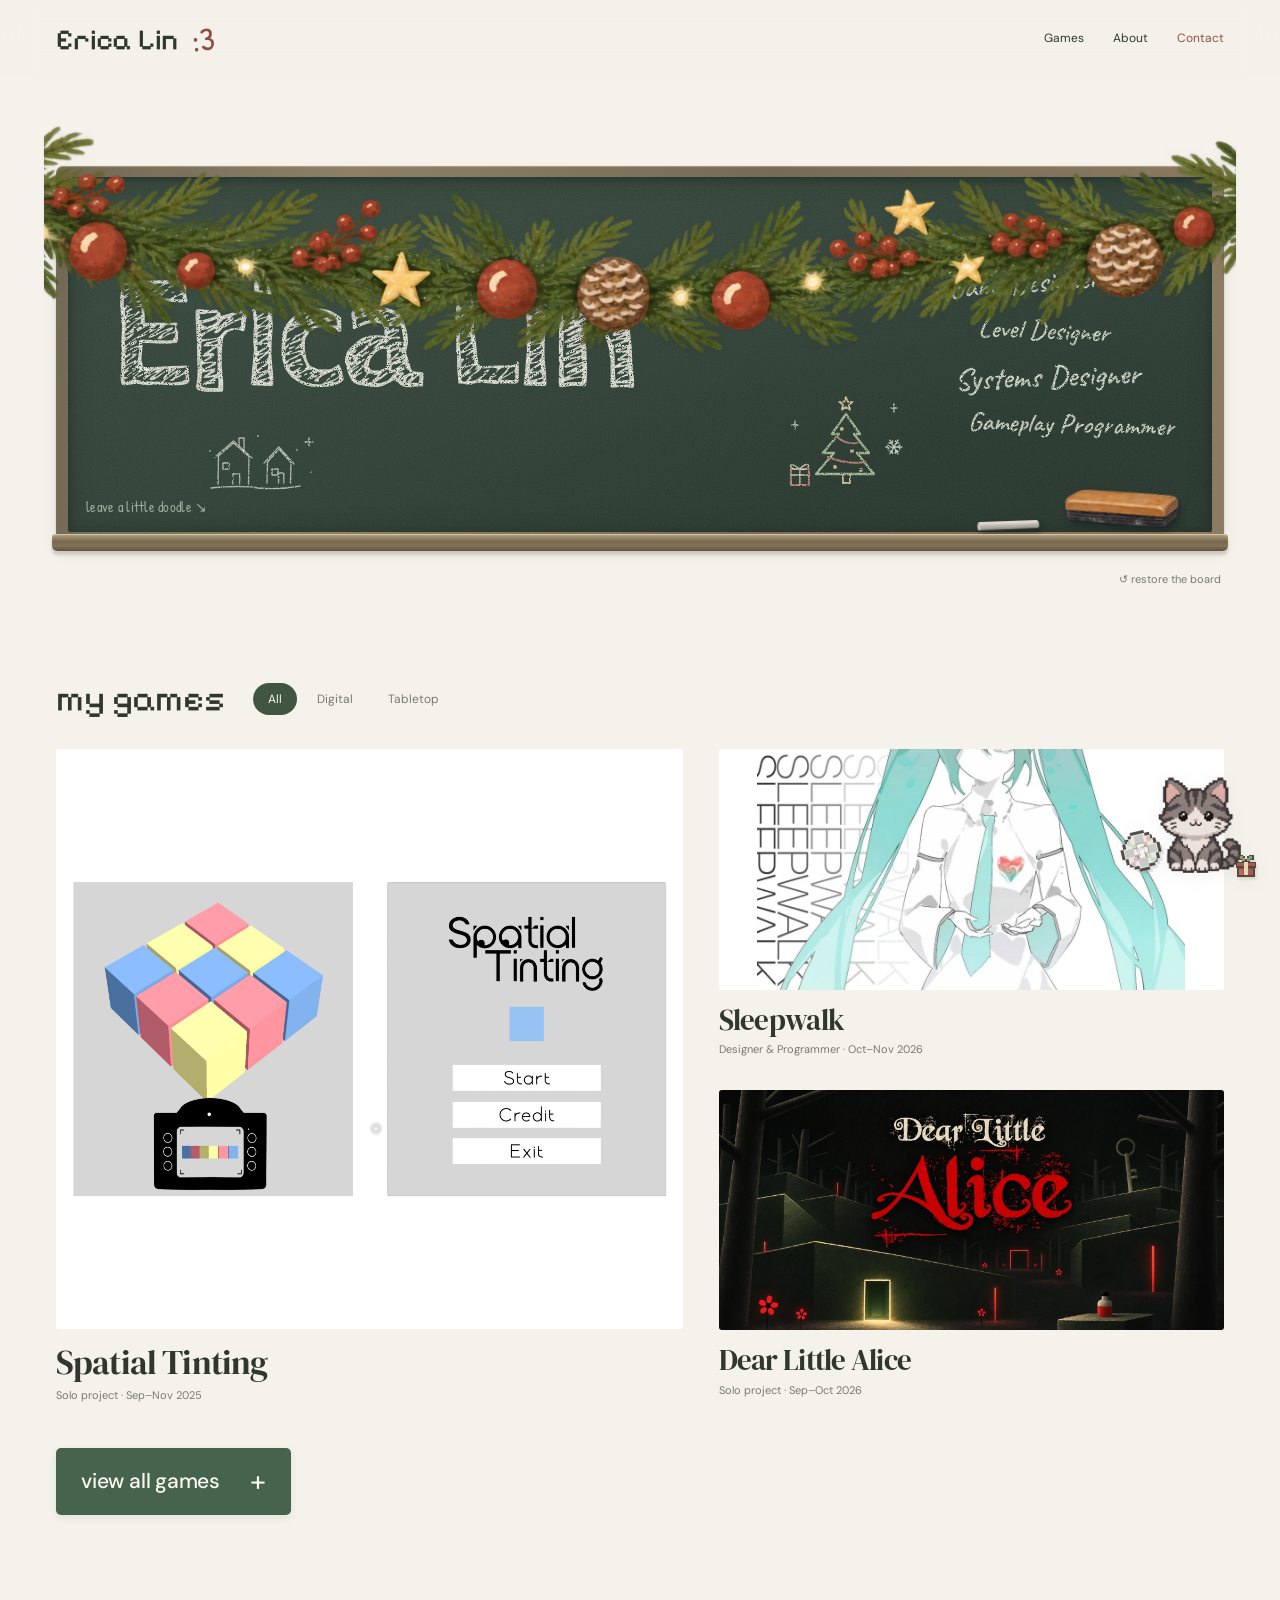
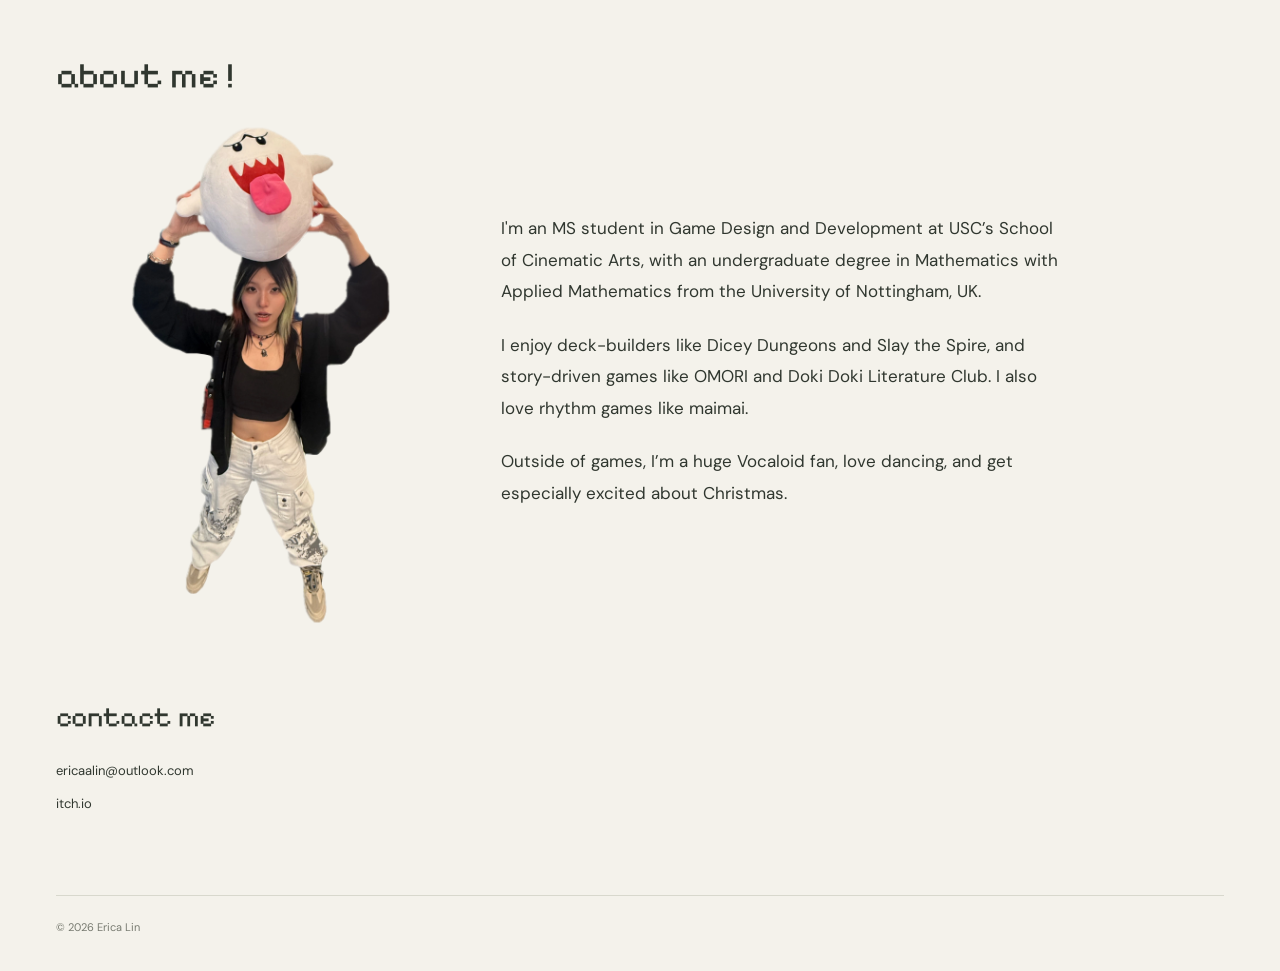
<file: index.html>
<!doctype html><html lang="en"><head><meta charset="utf-8"><meta name="viewport" content="width=device-width,initial-scale=1"><meta name="theme-color" content="#f4f2eb"><title>Erica Lin — Games &amp; little worlds</title><meta name="description" content="Games, spaces, and interactive stories by Erica Lin. Game and level design at USC."><meta property="og:title" content="Erica Lin — Games &amp; little worlds"><meta property="og:description" content="Games, spaces, and interactive stories by Erica Lin. Game and level design at USC."><meta property="og:type" content="website"><link rel="icon" href="favicon.ico?v=4" sizes="any"><link rel="icon" type="image/png" sizes="32x32" href="favicon-32.png?v=4"><link rel="icon" type="image/svg+xml" href="favicon.svg?v=4"><link rel="apple-touch-icon" sizes="180x180" href="apple-touch-icon.png?v=4"><meta name="apple-mobile-web-app-title" content="Erica Lin"><link rel="stylesheet" href="styles.css?v=2"><link rel="stylesheet" href="studio.css?v=27"><script src="app.js?v=6" defer></script></head><body class="studio-home"><a class="skip" href="#main">Skip to content</a><header class="site-header"><div class="wrap header-inner"><a class="brand" href="index.html" aria-label="Erica Lin — home"><span class="brand-name">Erica Lin</span> <span class="brand-face" aria-hidden="true"><span>:</span><span>3</span></span></a><nav class="nav" aria-label="Main navigation"><a href="index.html#work">Games</a><a href="index.html#about">About</a><a class="nav-contact" href="index.html#contact">Contact</a></nav></div></header>
<main id="main">
  <section class="studio-hero wrap" aria-labelledby="hero-title">
    <div class="blackboard-frame"><picture class="board-evergreen" aria-hidden="true"><source media="(max-width:420px)" srcset="assets/studio/illustrated-garland-clean-mobile.webp"><img src="assets/studio/illustrated-garland-clean.webp" alt="" width="2126" height="335" draggable="false" fetchpriority="high"></picture>
      <div class="blackboard" data-blackboard>
        <div class="board-copy"><h1 id="hero-title">Erica Lin</h1><ul class="board-roles" aria-label="What I do"><li><span>Game Designer</span></li><li><span>Level Designer</span></li><li><span>Systems Designer</span></li><li><span>Gameplay Programmer</span></li></ul></div>
        <canvas id="chalk-canvas" aria-label="An interactive chalkboard. Pick up the chalk to draw, or the eraser to wipe it." role="img"></canvas>
        <div class="board-cursor-clip" aria-hidden="true"><div class="board-cursor"><img src="assets/studio/chalk.webp" alt=""></div></div>
        <div class="board-tool-row"><span class="board-hint" id="board-hint">leave a little doodle ↘</span><div class="board-tools" role="group" aria-label="Chalkboard tools"><button class="chalk-tool" type="button" data-board-tool="chalk" aria-label="Pick up the chalk" aria-pressed="false" aria-describedby="board-hint"><img src="assets/studio/chalk.webp" alt="A piece of white chalk" draggable="false"></button><button class="eraser-tool" type="button" data-board-tool="eraser" aria-label="Pick up the eraser" aria-pressed="false" aria-describedby="board-hint"><img src="assets/studio/eraser.webp" alt="A wooden chalkboard eraser with charcoal felt" draggable="false"></button></div></div>
      </div><div class="board-ledge" aria-hidden="true"></div>
    </div>
    <div class="board-foot"><button type="button" class="quiet-button" data-restore-board>↺ restore the board</button></div>
  </section>
  <section class="selected-work wrap" id="work" aria-labelledby="work-title">
    <div class="studio-section-heading"><h2 id="work-title">my games</h2><div class="work-filters" role="group" aria-label="Filter games by format"><button type="button" data-work-filter="all" aria-pressed="true">All</button><button type="button" data-work-filter="digital" aria-pressed="false">Digital</button><button type="button" data-work-filter="tabletop" aria-pressed="false">Tabletop</button></div></div>
    <p class="sr-only" aria-live="polite" data-work-status>Showing 3 selected games.</p>
    <div class="selected-grid"><article class="studio-project studio-feature" data-game-category="digital"><a href="projects/spatial-tinting.html"><div class="studio-project-image fit-contain" data-dither><img src="assets/images/spatial-tinting-itch-cover.webp" alt="Spatial Tinting&#39;s pastel cube and color-matching interface." loading="eager" decoding="async"><canvas class="dither-layer" aria-hidden="true"></canvas></div><div class="studio-project-caption"><h3>Spatial Tinting</h3><p>Solo project · <span class="card-period">Sep–Nov 2025</span></p></div></a></article><article class="studio-project " data-game-category="digital"><a href="projects/sleepwalk.html"><div class="studio-project-image fit-contain" data-dither><img src="assets/images/sleepwalk-cover-v4.webp" alt="Sleepwalk cover: a turquoise-haired figure with a faceted heart and repeated Sleepwalk lettering." loading="eager" decoding="async"><canvas class="dither-layer" aria-hidden="true"></canvas></div><div class="studio-project-caption"><h3>Sleepwalk</h3><p>Designer &amp; Programmer · <span class="card-period">Oct–Nov 2026</span></p></div></a></article><article class="studio-project " data-game-category="digital"><a href="projects/dear-little-alice.html"><div class="studio-project-image" data-dither><img src="assets/images/alice-cover-v4.webp" alt="Dear Little Alice promotional cover with its ornate ivory and red title, bare black trees, glowing red flowers and light posts, a tiny maze doorway, and a small gray-and-red bottle." loading="eager" decoding="async"><canvas class="dither-layer" aria-hidden="true"></canvas></div><div class="studio-project-caption"><h3>Dear Little Alice</h3><p>Solo project · <span class="card-period">Sep–Oct 2026</span></p></div></a></article></div>
    <div class="more-games" id="more-games" inert><div class="more-games-inner"><div class="archive-grid"><article class="studio-project " data-game-category="tabletop"><a href="projects/last-call.html"><div class="studio-project-image" data-dither><img src="assets/images/last-call-cover-v2.webp" alt="Last Call promotional cover featuring the four original role-card designs." loading="lazy" decoding="async"><canvas class="dither-layer" aria-hidden="true"></canvas></div><div class="studio-project-caption"><h3>Last Call</h3><p>Producer &amp; Designer · <span class="card-period">Oct 2026</span></p></div></a></article><article class="studio-project " data-game-category="digital"><a href="projects/melodic-function.html"><div class="studio-project-image" data-dither><img src="assets/images/melodic-function-itch-cover.webp" alt="Melodic Function’s original itch.io title artwork, with a hand-drawn rabbit, moon, music, and quill." loading="lazy" decoding="async"><canvas class="dither-layer" aria-hidden="true"></canvas></div><div class="studio-project-caption"><h3>Melodic Function</h3><p>Solo project · <span class="card-period">Aug–Oct 2025</span></p></div></a></article><article class="studio-project " data-game-category="tabletop"><a href="projects/makeup-class.html"><div class="studio-project-image" data-dither><img src="assets/images/makeup-cover.webp" alt="The physical Makeup Class game, with a makeup-palette board, cards, and game pieces." loading="lazy" decoding="async"><canvas class="dither-layer" aria-hidden="true"></canvas></div><div class="studio-project-caption"><h3>Makeup Class</h3><p>Solo project · <span class="card-period">Mar–Jul 2025</span></p></div></a></article><article class="studio-project " data-game-category="digital" style="--card-background:#39352e"><a href="projects/line-by-line.html"><div class="studio-project-image" data-dither><img src="assets/images/line-by-line-cover-v3.webp" alt="Line by Line title over the team&#39;s illustrated cover: a silhouetted detective, surrounding hands, theatre and evidence panels, and sweeping yellow brushstrokes." loading="lazy" decoding="async"><canvas class="dither-layer" aria-hidden="true"></canvas></div><div class="studio-project-caption"><h3>Line by Line</h3><p>Level Designer · USC AGP 2026</p></div></a></article><article class="studio-project " data-game-category="digital"><a href="projects/to-rei.html"><div class="studio-project-image" data-dither><img src="assets/images/to-rei-cover.webp" alt="To Rei title artwork: a letter and matching keychains beside a swimming pool." loading="lazy" decoding="async"><canvas class="dither-layer" aria-hidden="true"></canvas></div><div class="studio-project-caption"><h3>To Rei</h3><p>Solo project · <span class="card-period">Sep 2026</span></p></div></a></article><article class="studio-project " data-game-category="digital"><a href="projects/dismember.html"><div class="studio-project-image" data-dither><img src="assets/images/dismember-cover.webp" alt="Dismember title art and its character against a city backdrop." loading="lazy" decoding="async"><canvas class="dither-layer" aria-hidden="true"></canvas></div><div class="studio-project-caption"><h3>Dismember</h3><p>Lead Programmer &amp; Systems Designer · <span class="card-period">Oct 2025</span></p></div></a></article></div></div></div>
    <div class="all-games-action"><button type="button" class="all-games-toggle" aria-expanded="false" aria-controls="more-games" data-toggle-games><span data-games-label>view all games</span><span class="toggle-mark" aria-hidden="true">+</span></button></div>
  </section>
  <section class="studio-about wrap" id="about" aria-labelledby="about-title">
    <h2 id="about-title">about me !</h2>
    <div class="about-layout">
      <figure class="about-photo"><img src="assets/images/erica-portrait-boo.webp" alt="Erica Lin" loading="lazy" decoding="async" width="1084" height="2080"></figure>
      <div class="about-bio">
        <p>I'm an MS student in Game Design and Development at USC’s School of Cinematic Arts, with an undergraduate degree in Mathematics with Applied Mathematics from the University of Nottingham, UK.</p>
        <p>I enjoy deck-builders like Dicey Dungeons and Slay the Spire, and story-driven games like OMORI and Doki Doki Literature Club. I also love rhythm games like maimai.</p>
        <p>Outside of games, I’m a huge Vocaloid fan, love dancing, and get especially excited about Christmas.</p>
      </div>
    </div>
  </section>
  <section class="studio-contact wrap" id="contact"><h2>contact me</h2><div class="studio-contact-links"><a href="mailto:ericaalin@outlook.com">ericaalin@outlook.com</a><a href="https://ericalin.itch.io/" target="_blank" rel="noopener noreferrer">itch.io</a></div></section>
</main>
<aside class="desk-companions" aria-label="Your little studio companions"><img class="cat-present" src="assets/studio/pixel-present.svg" alt="" aria-hidden="true" draggable="false">
  <div class="pet-bubble" role="status" aria-live="polite" data-pet-bubble>psst… pet me?</div>
  <button class="desktop-cat" type="button" aria-label="Pet the little gray cat" data-pet-cat><span class="cat-sprites"><img class="cat-frame cat-idle" src="assets/studio/cat-idle.webp" alt="A small gray and white pixel kitten" draggable="false"><img class="cat-frame cat-blink" src="assets/studio/cat-blink.webp" alt="" draggable="false"><img class="cat-frame cat-pet" src="assets/studio/cat-pet.webp" alt="" draggable="false"><img class="cat-frame cat-sleep" src="assets/studio/cat-sleep.webp" alt="" draggable="false"><img class="cat-frame cat-music" src="assets/studio/cat-music.webp" alt="" draggable="false"></span><span class="pet-heart" aria-hidden="true">♡</span></button>
  <div class="music-bubble" aria-hidden="true">wanna listen to music?</div>
  <button class="radio-toggle" type="button" aria-label="Open Erica’s playlist" aria-expanded="false" aria-controls="studio-radio" data-radio-toggle><img class="pixel-cd" src="assets/studio/pixel-cd.svg" alt="" draggable="false"></button>
</aside>
<section class="studio-radio" id="studio-radio" aria-label="Erica's Spotify playlist" inert><div class="radio-panel-head"><span>a soundtrack for wandering</span><button type="button" aria-label="Close music player" data-radio-close>×</button></div><div class="spotify-holder" data-spotify-holder></div><a class="spotify-external" href="https://open.spotify.com/playlist/2PaJIekKDK5GO3qzfKL73n" target="_blank" rel="noopener noreferrer">open the full playlist in Spotify</a></section>
<script src="studio.js?v=14" defer></script>
<footer class="wrap footer"><span>© 2026 Erica Lin</span></footer></body></html>
</file>
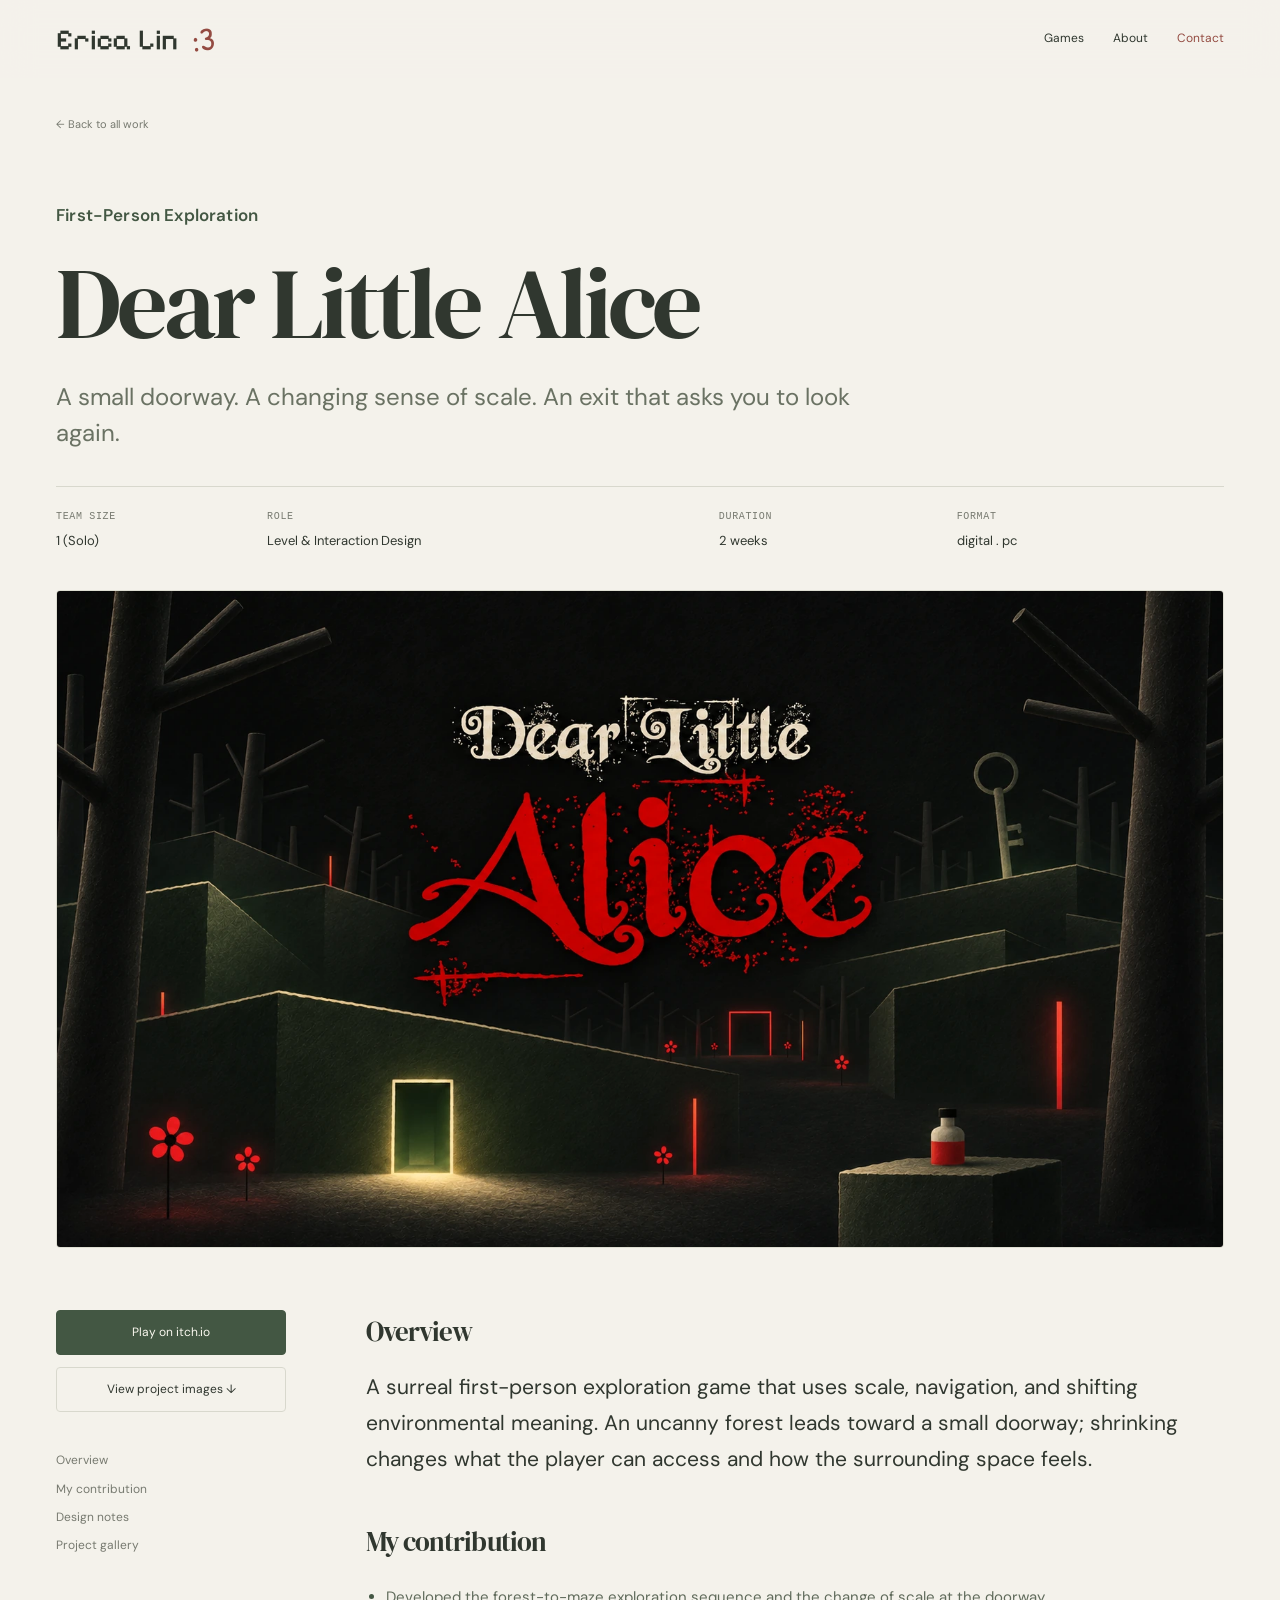
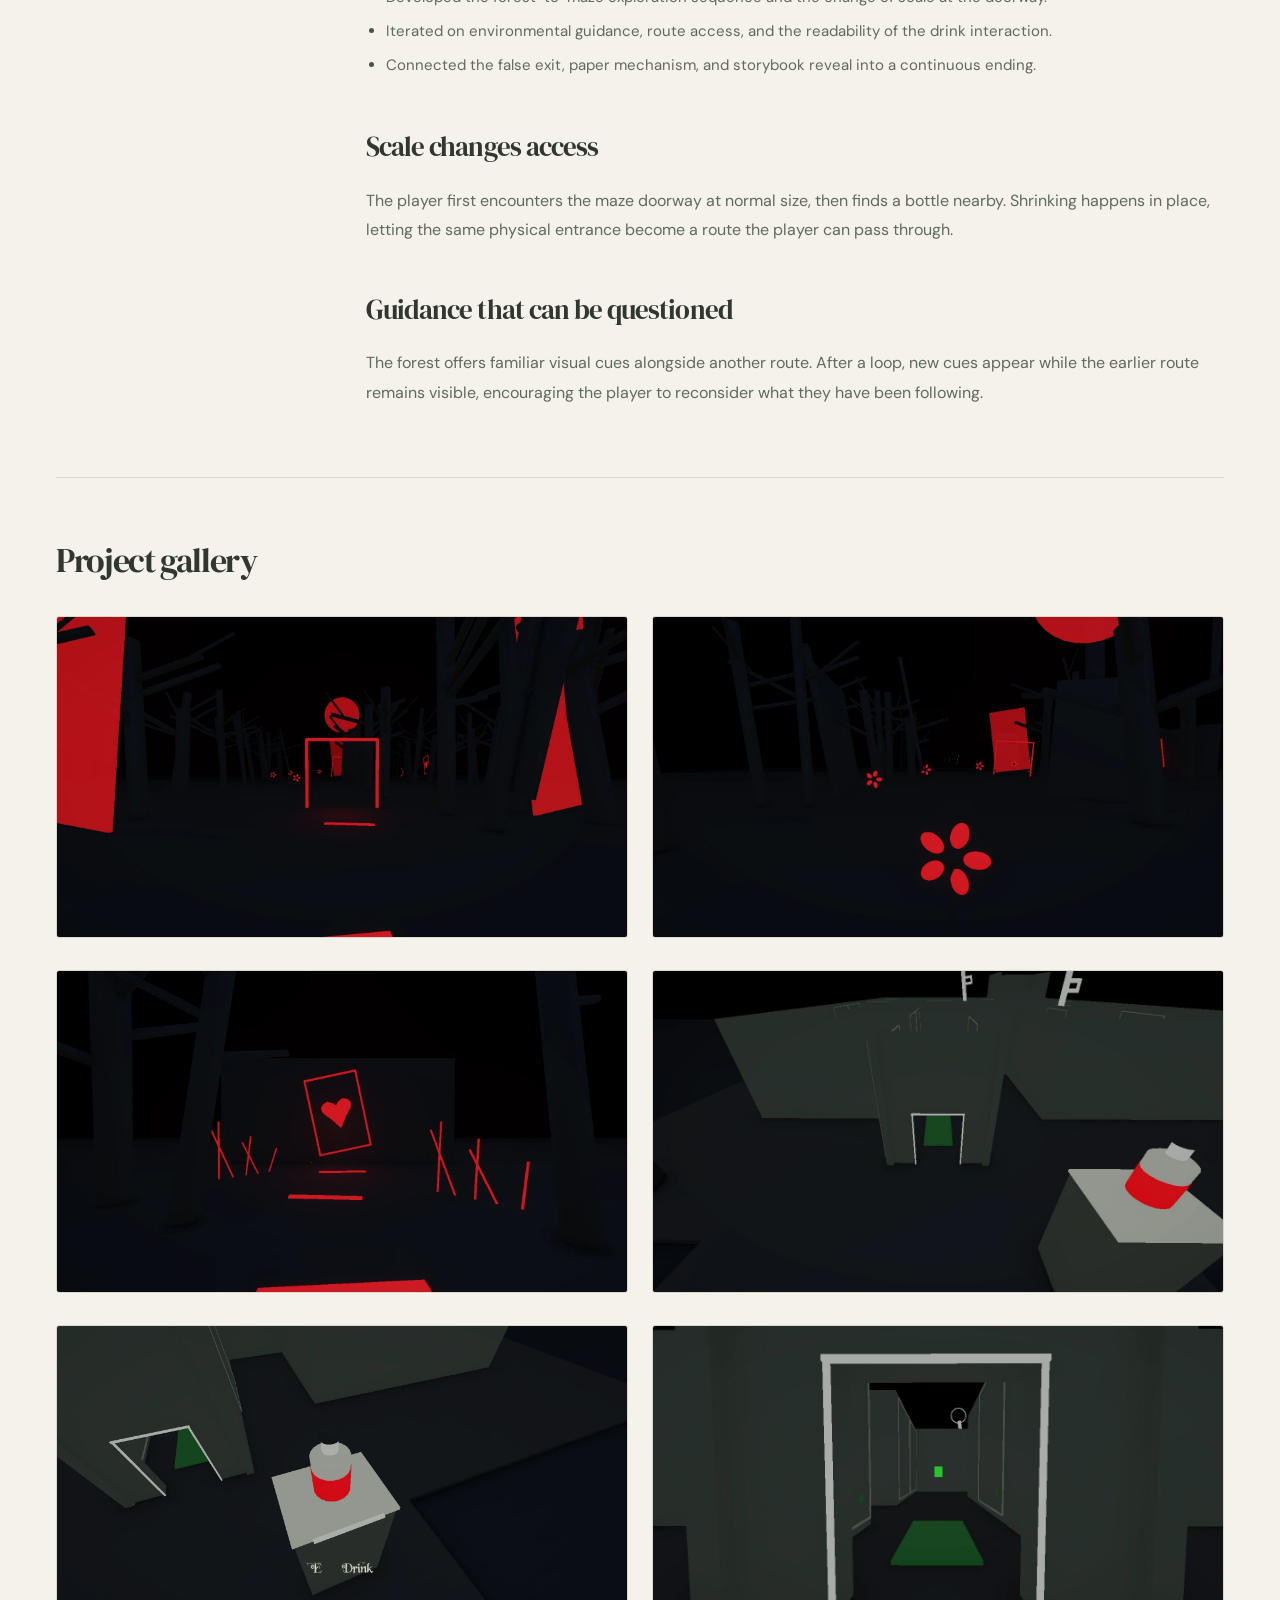
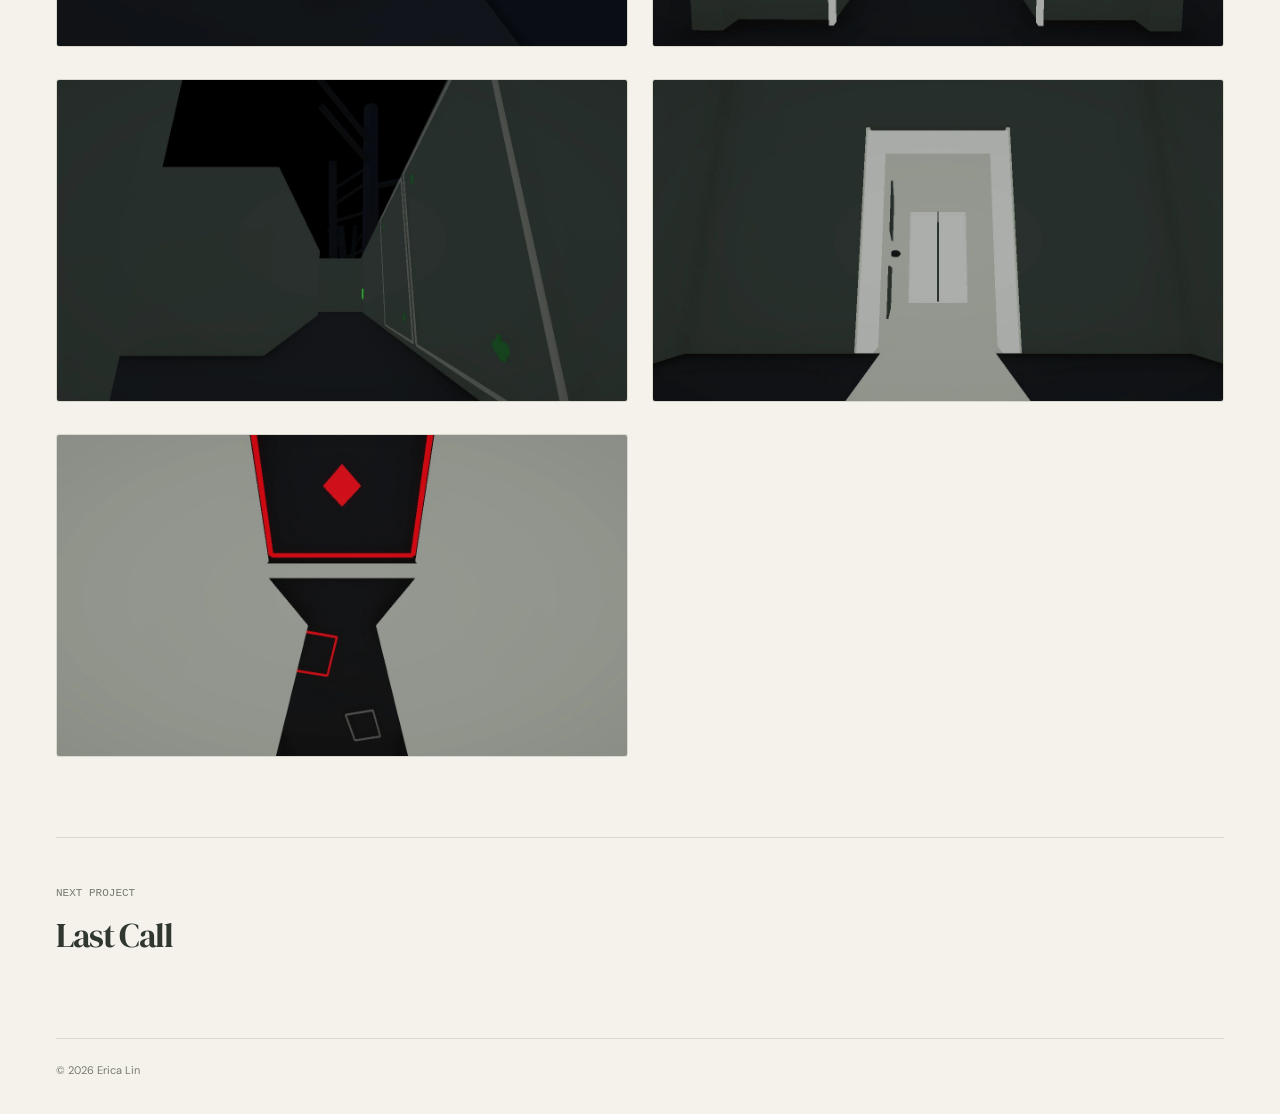
<file: projects/dear-little-alice.html>
<!doctype html><html lang="en"><head><meta charset="utf-8"><meta name="viewport" content="width=device-width,initial-scale=1"><meta name="theme-color" content="#f4f2eb"><title>Dear Little Alice — Erica Lin</title><meta name="description" content="A small doorway. A changing sense of scale. An exit that asks you to look again."><meta property="og:title" content="Dear Little Alice — Erica Lin"><meta property="og:description" content="A small doorway. A changing sense of scale. An exit that asks you to look again."><meta property="og:type" content="website"><link rel="icon" href="../favicon.ico?v=4" sizes="any"><link rel="icon" type="image/png" sizes="32x32" href="../favicon-32.png?v=4"><link rel="icon" type="image/svg+xml" href="../favicon.svg?v=4"><link rel="apple-touch-icon" sizes="180x180" href="../apple-touch-icon.png?v=4"><meta name="apple-mobile-web-app-title" content="Erica Lin"><link rel="stylesheet" href="../styles.css?v=2"><link rel="stylesheet" href="../studio.css?v=27"><script src="../app.js?v=6" defer></script></head><body><a class="skip" href="#main">Skip to content</a><header class="site-header"><div class="wrap header-inner"><a class="brand" href="../index.html" aria-label="Erica Lin — home"><span class="brand-name">Erica Lin</span> <span class="brand-face" aria-hidden="true"><span>:</span><span>3</span></span></a><nav class="nav" aria-label="Main navigation"><a href="../index.html#work">Games</a><a href="../index.html#about">About</a><a class="nav-contact" href="../index.html#contact">Contact</a></nav></div></header><main id="main" class="wrap"><a class="breadcrumb" href="../index.html#work">← Back to all work</a><header class="project-header"><p class="eyebrow">First-Person Exploration</p><h1>Dear Little Alice</h1><p class="project-deck">A small doorway. A changing sense of scale. An exit that asks you to look again.</p><dl class="meta"><div><dt>Team Size</dt><dd>1 (Solo)</dd></div><div><dt>Role</dt><dd>Level &amp; Interaction Design</dd></div><div><dt>Duration</dt><dd>2 weeks</dd></div><div><dt>Format</dt><dd>digital . pc</dd></div></dl></header><div class="project-cover"><img src="../assets/images/alice-cover-v4.webp" alt="Dear Little Alice promotional cover with its ornate ivory and red title, bare black trees, glowing red flowers and light posts, a tiny maze doorway, and a small gray-and-red bottle." fetchpriority="high"></div><div class="project-body"><aside class="project-sidebar" aria-label="Project links"><a class="button" href="https://ericalin.itch.io/dear-little-alice" target="_blank" rel="noopener noreferrer">Play on itch.io</a><a class="button secondary" href="#gallery">View project images ↓</a><nav class="contents-links" aria-label="On this page"><a href="#overview">Overview</a><a href="#contribution">My contribution</a><a href="#process">Design notes</a><a href="#gallery">Project gallery</a></nav></aside><div class="project-copy"><section id="overview"><h2>Overview</h2><p class="lead">A surreal first-person exploration game that uses scale, navigation, and shifting environmental meaning. An uncanny forest leads toward a small doorway; shrinking changes what the player can access and how the surrounding space feels.</p></section><section id="contribution"><h2>My contribution</h2><ul class="contributions"><li>Developed the forest-to-maze exploration sequence and the change of scale at the doorway.</li><li>Iterated on environmental guidance, route access, and the readability of the drink interaction.</li><li>Connected the false exit, paper mechanism, and storybook reveal into a continuous ending.</li></ul></section><section id="process"><h2>Scale changes access</h2><p>The player first encounters the maze doorway at normal size, then finds a bottle nearby. Shrinking happens in place, letting the same physical entrance become a route the player can pass through.</p></section><section><h2>Guidance that can be questioned</h2><p>The forest offers familiar visual cues alongside another route. After a loop, new cues appear while the earlier route remains visible, encouraging the player to reconsider what they have been following.</p></section></div></div><section class="gallery-section" id="gallery" aria-labelledby="gallery-title"><h2 id="gallery-title">Project gallery</h2><div class="gallery"><figure><button type="button" data-lightbox="../assets/images/alice-red-forest.webp" data-caption="The red forest entrance: bare black trees, red ground markers, and a luminous rectangular gate." aria-label="Enlarge: The red forest entrance: bare black trees, red ground markers, and a luminous rectangular gate."><img src="../assets/images/alice-red-forest.webp" alt="The red forest entrance: bare black trees, red ground markers, and a luminous rectangular gate." loading="lazy" decoding="async"></button></figure><figure><button type="button" data-lightbox="../assets/images/alice-red-flowers.webp" data-caption="Following a sequence of red flowers through the black forest." aria-label="Enlarge: Following a sequence of red flowers through the black forest."><img src="../assets/images/alice-red-flowers.webp" alt="Following a sequence of red flowers through the black forest." loading="lazy" decoding="async"></button></figure><figure><button type="button" data-lightbox="../assets/images/alice-red-heart.webp" data-caption="Red cues lead toward a heart-shaped lure at a forest dead end." aria-label="Enlarge: Red cues lead toward a heart-shaped lure at a forest dead end."><img src="../assets/images/alice-red-heart.webp" alt="Red cues lead toward a heart-shaped lure at a forest dead end." loading="lazy" decoding="async"></button></figure><figure><button type="button" data-lightbox="../assets/images/alice-entrance.webp" data-caption="The tiny maze entrance viewed at normal size." aria-label="Enlarge: The tiny maze entrance viewed at normal size."><img src="../assets/images/alice-entrance.webp" alt="The tiny maze entrance viewed at normal size." loading="lazy" decoding="async"></button></figure><figure><button type="button" data-lightbox="../assets/images/alice-drink.webp" data-caption="The bottle interaction that changes the player’s scale." aria-label="Enlarge: The bottle interaction that changes the player’s scale."><img src="../assets/images/alice-drink.webp" alt="The bottle interaction that changes the player’s scale." loading="lazy" decoding="async"></button></figure><figure><button type="button" data-lightbox="../assets/images/alice-small-door.webp" data-caption="Entering the same doorway after shrinking." aria-label="Enlarge: Entering the same doorway after shrinking."><img src="../assets/images/alice-small-door.webp" alt="Entering the same doorway after shrinking." loading="lazy" decoding="async"></button></figure><figure><button type="button" data-lightbox="../assets/images/alice-maze.webp" data-caption="Navigating between the tall playing-card walls." aria-label="Enlarge: Navigating between the tall playing-card walls."><img src="../assets/images/alice-maze.webp" alt="Navigating between the tall playing-card walls." loading="lazy" decoding="async"></button></figure><figure><button type="button" data-lightbox="../assets/images/alice-false-exit.webp" data-caption="Approaching the apparent exit." aria-label="Enlarge: Approaching the apparent exit."><img src="../assets/images/alice-false-exit.webp" alt="Approaching the apparent exit." loading="lazy" decoding="async"></button></figure><figure><button type="button" data-lightbox="../assets/images/alice-floor-opening.webp" data-caption="The paper floor opens into a rabbit hole." aria-label="Enlarge: The paper floor opens into a rabbit hole."><img src="../assets/images/alice-floor-opening.webp" alt="The paper floor opens into a rabbit hole." loading="lazy" decoding="async"></button></figure></div></section><a class="next-project" href="last-call.html"><div><span class="label">NEXT PROJECT</span><h2>Last Call</h2></div></a></main><dialog class="lightbox" id="lightbox" aria-label="Project image viewer" data-zoom="false"><div class="lightbox-top"><p><span data-viewer-label>PROJECT GALLERY</span> · <span data-counter></span></p><button class="close" data-close aria-label="Close image viewer">×</button></div><div class="lightbox-image-wrap"><img class="lightbox-image" alt=""></div><div class="lightbox-bottom"><p data-caption></p><div class="lightbox-controls"><button data-prev aria-label="Previous image">←</button><button data-zoom-toggle aria-pressed="false">Full size</button><button data-next aria-label="Next image">→</button></div></div></dialog><footer class="wrap footer"><span>© 2026 Erica Lin</span></footer></body></html>
</file>
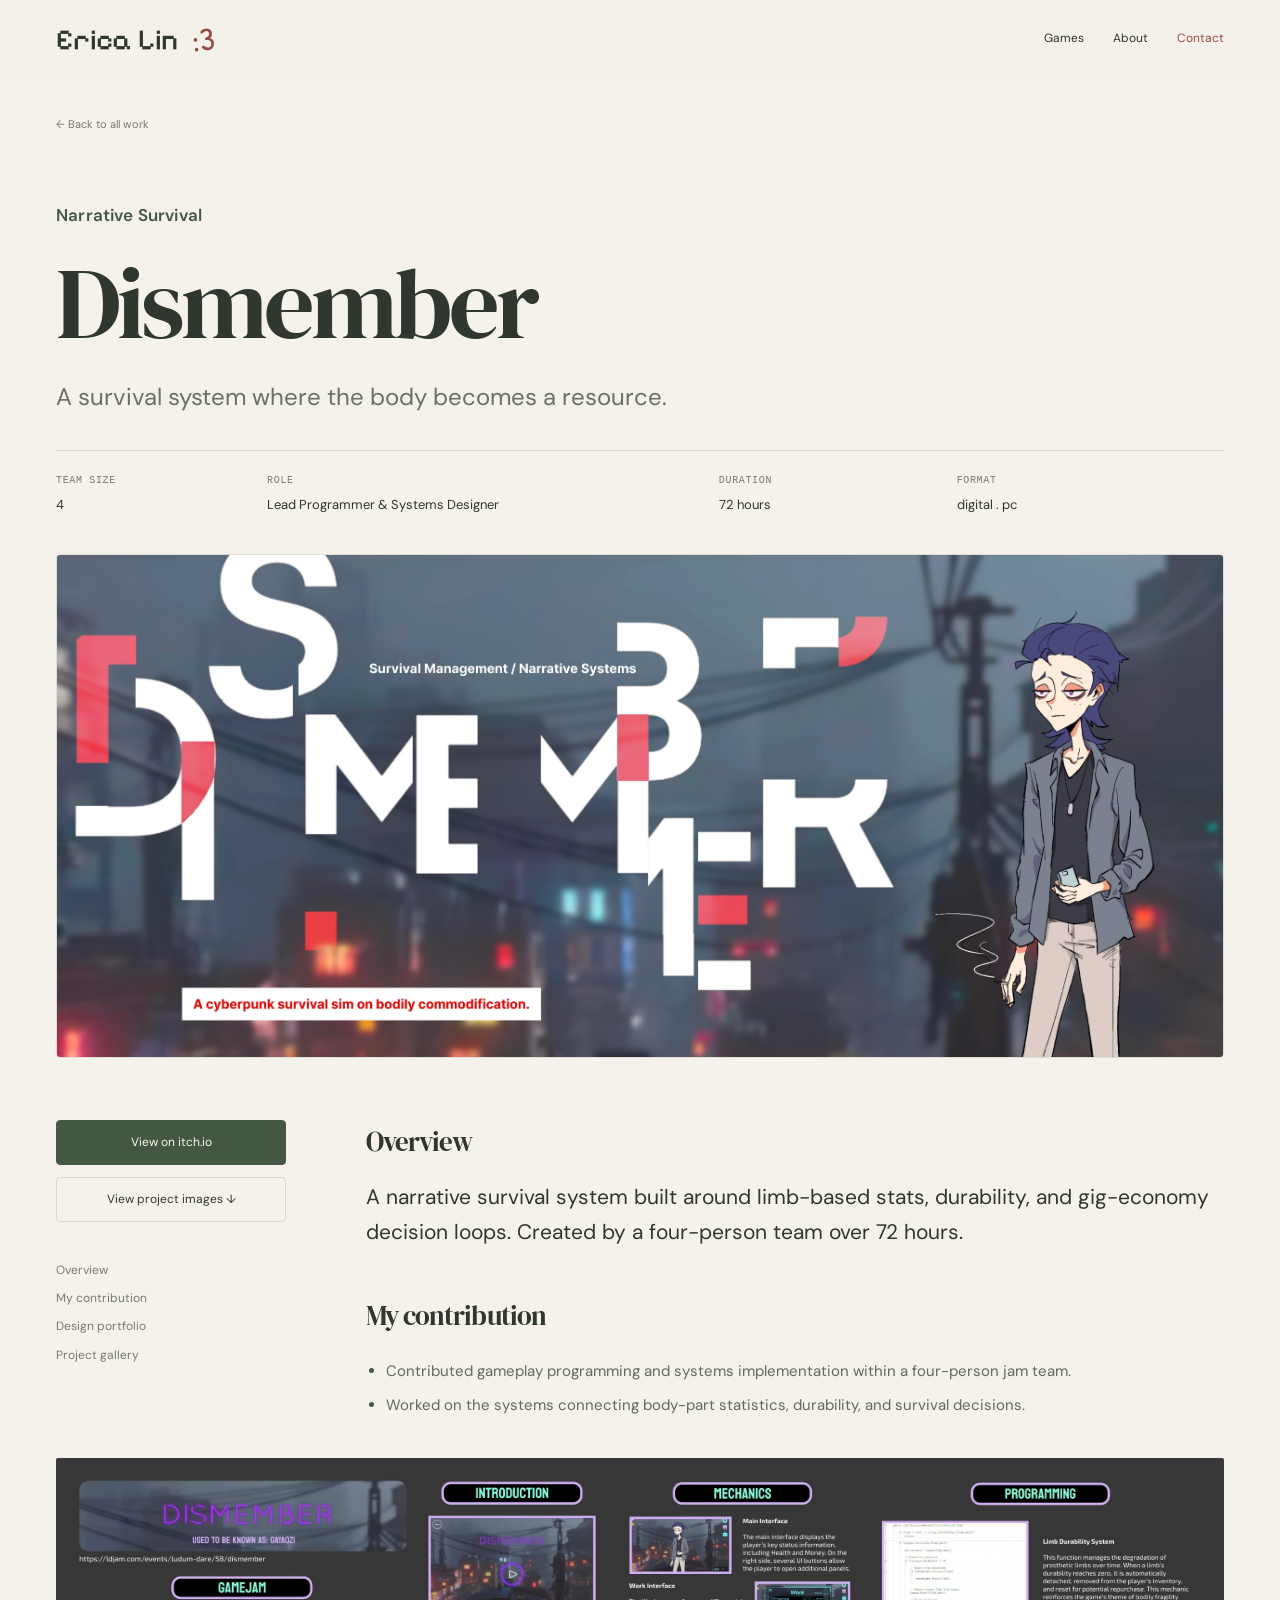
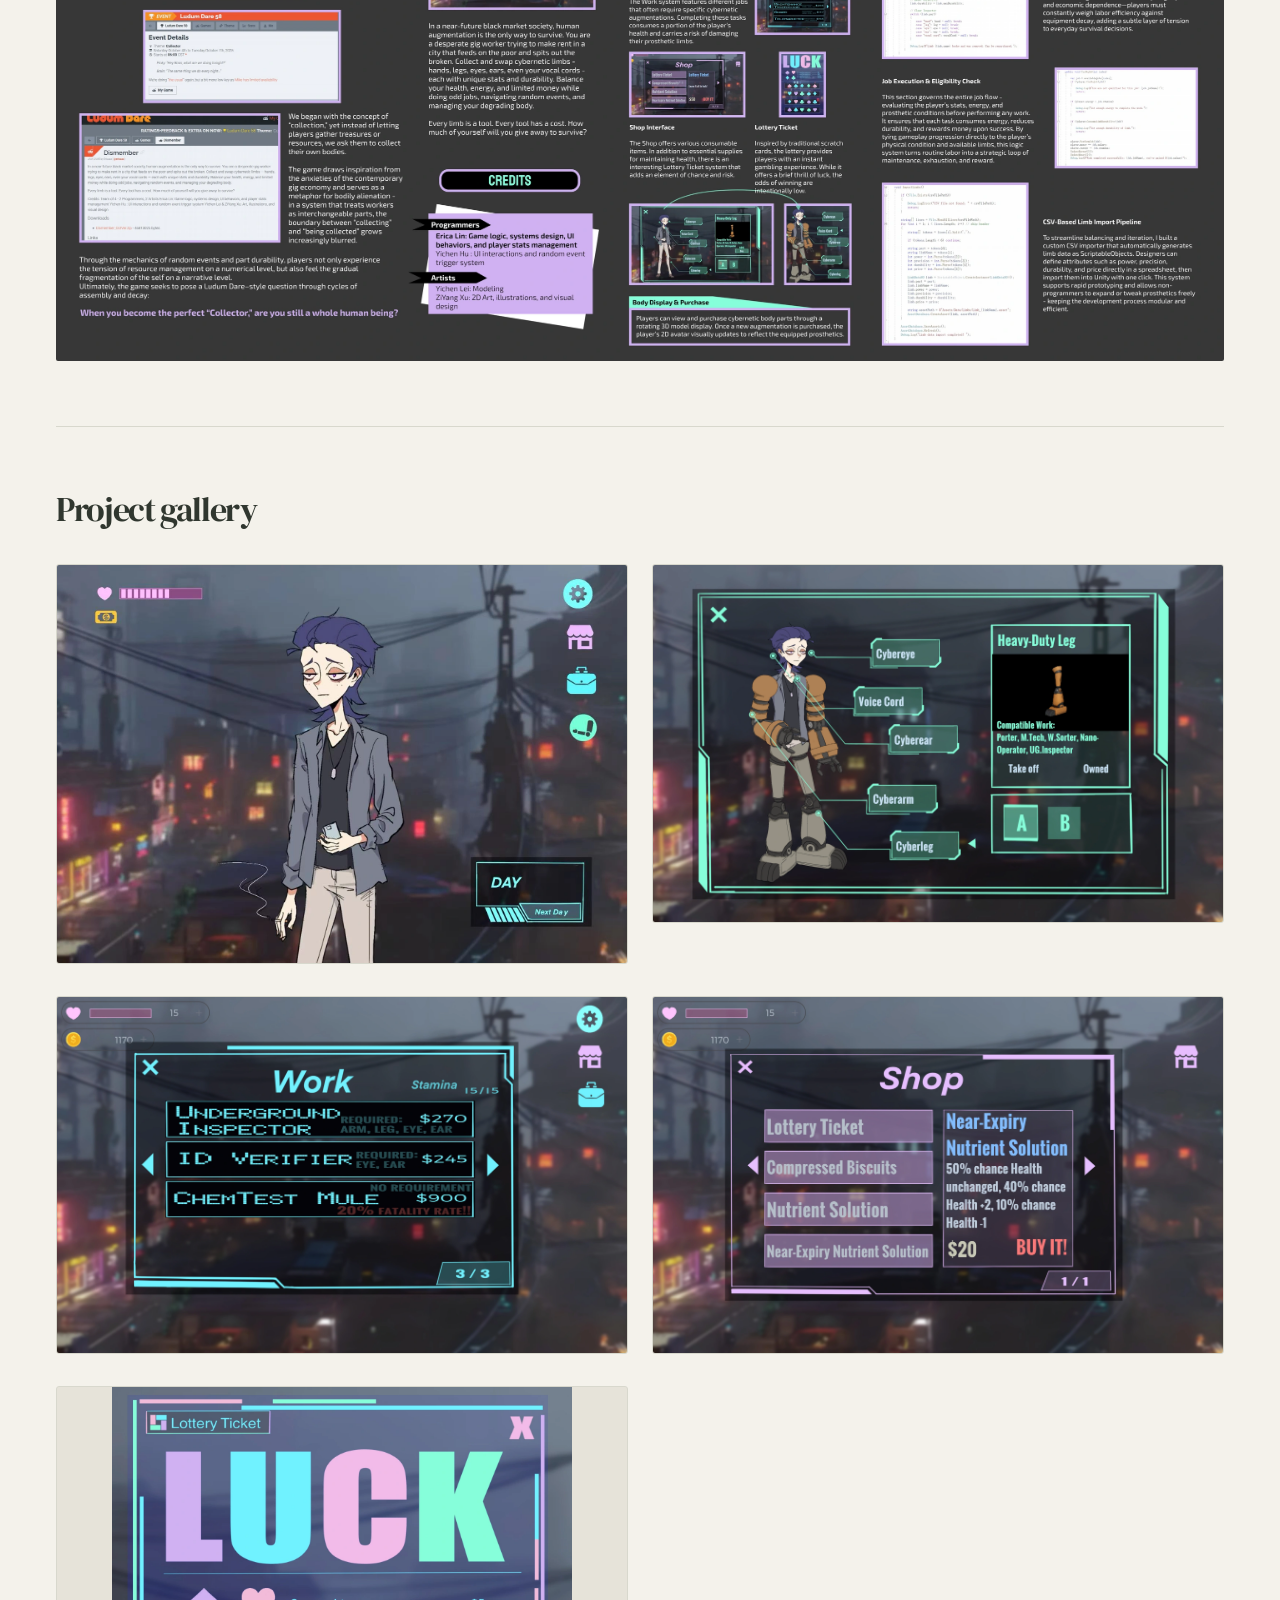
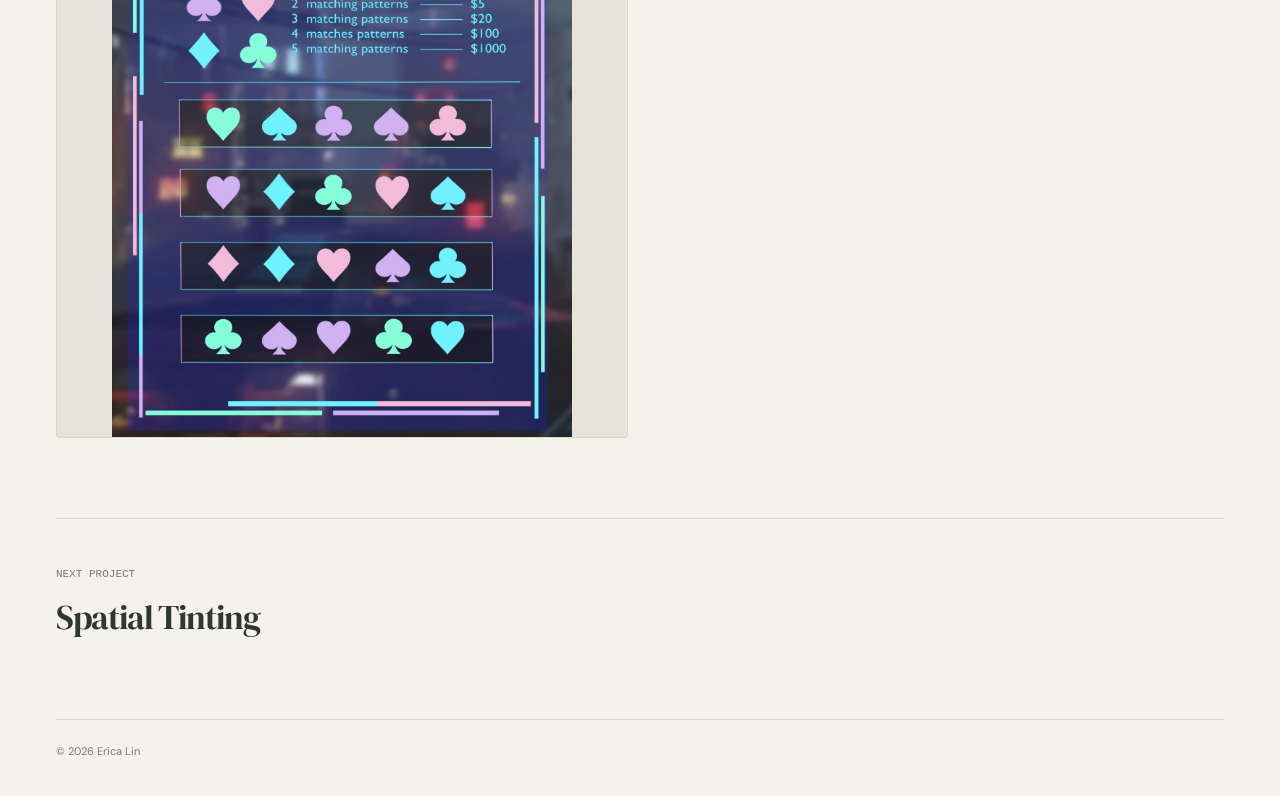
<file: projects/dismember.html>
<!doctype html><html lang="en"><head><meta charset="utf-8"><meta name="viewport" content="width=device-width,initial-scale=1"><meta name="theme-color" content="#f4f2eb"><title>Dismember — Erica Lin</title><meta name="description" content="A survival system where the body becomes a resource."><meta property="og:title" content="Dismember — Erica Lin"><meta property="og:description" content="A survival system where the body becomes a resource."><meta property="og:type" content="website"><link rel="icon" href="../favicon.ico?v=4" sizes="any"><link rel="icon" type="image/png" sizes="32x32" href="../favicon-32.png?v=4"><link rel="icon" type="image/svg+xml" href="../favicon.svg?v=4"><link rel="apple-touch-icon" sizes="180x180" href="../apple-touch-icon.png?v=4"><meta name="apple-mobile-web-app-title" content="Erica Lin"><link rel="stylesheet" href="../styles.css?v=2"><link rel="stylesheet" href="../studio.css?v=27"><script src="../app.js?v=6" defer></script></head><body><a class="skip" href="#main">Skip to content</a><header class="site-header"><div class="wrap header-inner"><a class="brand" href="../index.html" aria-label="Erica Lin — home"><span class="brand-name">Erica Lin</span> <span class="brand-face" aria-hidden="true"><span>:</span><span>3</span></span></a><nav class="nav" aria-label="Main navigation"><a href="../index.html#work">Games</a><a href="../index.html#about">About</a><a class="nav-contact" href="../index.html#contact">Contact</a></nav></div></header><main id="main" class="wrap"><a class="breadcrumb" href="../index.html#work">← Back to all work</a><header class="project-header"><p class="eyebrow">Narrative Survival</p><h1>Dismember</h1><p class="project-deck">A survival system where the body becomes a resource.</p><dl class="meta"><div><dt>Team Size</dt><dd>4</dd></div><div><dt>Role</dt><dd>Lead Programmer &amp; Systems Designer</dd></div><div><dt>Duration</dt><dd>72 hours</dd></div><div><dt>Format</dt><dd>digital . pc</dd></div></dl></header><div class="project-cover"><img src="../assets/images/dismember-cover.webp" alt="Dismember title art and its character against a city backdrop." fetchpriority="high"></div><div class="project-body"><aside class="project-sidebar" aria-label="Project links"><a class="button" href="https://ericalin.itch.io/dismember" target="_blank" rel="noopener noreferrer">View on itch.io</a><a class="button secondary" href="#gallery">View project images ↓</a><nav class="contents-links" aria-label="On this page"><a href="#overview">Overview</a><a href="#contribution">My contribution</a><a href="#portfolio">Design portfolio</a><a href="#gallery">Project gallery</a></nav></aside><div class="project-copy"><section id="overview"><h2>Overview</h2><p class="lead">A narrative survival system built around limb-based stats, durability, and gig-economy decision loops. Created by a four-person team over 72 hours.</p></section><section id="contribution"><h2>My contribution</h2><ul class="contributions"><li>Contributed gameplay programming and systems implementation within a four-person jam team.</li><li>Worked on the systems connecting body-part statistics, durability, and survival decisions.</li></ul></section></div></div><section class="portfolio-pages" id="portfolio" aria-label="Dismember design portfolio"><figure><button type="button" data-lightbox="../assets/images/dismember-1.webp" data-image-group="portfolio" data-caption="Dismember — design portfolio, page 1." aria-label="Enlarge design portfolio page 1"><img src="../assets/images/dismember-1.webp" alt="Dismember design portfolio — Original project board — concept, systems, display, and programming." loading="lazy" decoding="async"></button></figure></section><section class="gallery-section" id="gallery" aria-labelledby="gallery-title"><h2 id="gallery-title">Project gallery</h2><div class="gallery"><figure><button type="button" data-lightbox="../assets/images/dismember-gameplay-01.webp" data-caption="The city and player status." aria-label="Enlarge: The city and player status."><img src="../assets/images/dismember-gameplay-01.webp" alt="The city and player status." loading="lazy" decoding="async"></button></figure><figure><button type="button" data-lightbox="../assets/images/dismember-gameplay-02.webp" data-caption="Inspecting body-part statistics." aria-label="Enlarge: Inspecting body-part statistics."><img src="../assets/images/dismember-gameplay-02.webp" alt="Inspecting body-part statistics." loading="lazy" decoding="async"></button></figure><figure><button type="button" data-lightbox="../assets/images/dismember-gameplay-03.webp" data-caption="Choosing work to survive." aria-label="Enlarge: Choosing work to survive."><img src="../assets/images/dismember-gameplay-03.webp" alt="Choosing work to survive." loading="lazy" decoding="async"></button></figure><figure><button type="button" data-lightbox="../assets/images/dismember-gameplay-04.webp" data-caption="The shop and its resources." aria-label="Enlarge: The shop and its resources."><img src="../assets/images/dismember-gameplay-04.webp" alt="The shop and its resources." loading="lazy" decoding="async"></button></figure><figure><button type="button" data-lightbox="../assets/images/dismember-gameplay-05.webp" data-caption="The luck mini-game." aria-label="Enlarge: The luck mini-game."><img src="../assets/images/dismember-gameplay-05.webp" alt="The luck mini-game." loading="lazy" decoding="async"></button></figure></div></section><a class="next-project" href="spatial-tinting.html"><div><span class="label">NEXT PROJECT</span><h2>Spatial Tinting</h2></div></a></main><dialog class="lightbox" id="lightbox" aria-label="Project image viewer" data-zoom="false"><div class="lightbox-top"><p><span data-viewer-label>PROJECT GALLERY</span> · <span data-counter></span></p><button class="close" data-close aria-label="Close image viewer">×</button></div><div class="lightbox-image-wrap"><img class="lightbox-image" alt=""></div><div class="lightbox-bottom"><p data-caption></p><div class="lightbox-controls"><button data-prev aria-label="Previous image">←</button><button data-zoom-toggle aria-pressed="false">Full size</button><button data-next aria-label="Next image">→</button></div></div></dialog><footer class="wrap footer"><span>© 2026 Erica Lin</span></footer></body></html>
</file>
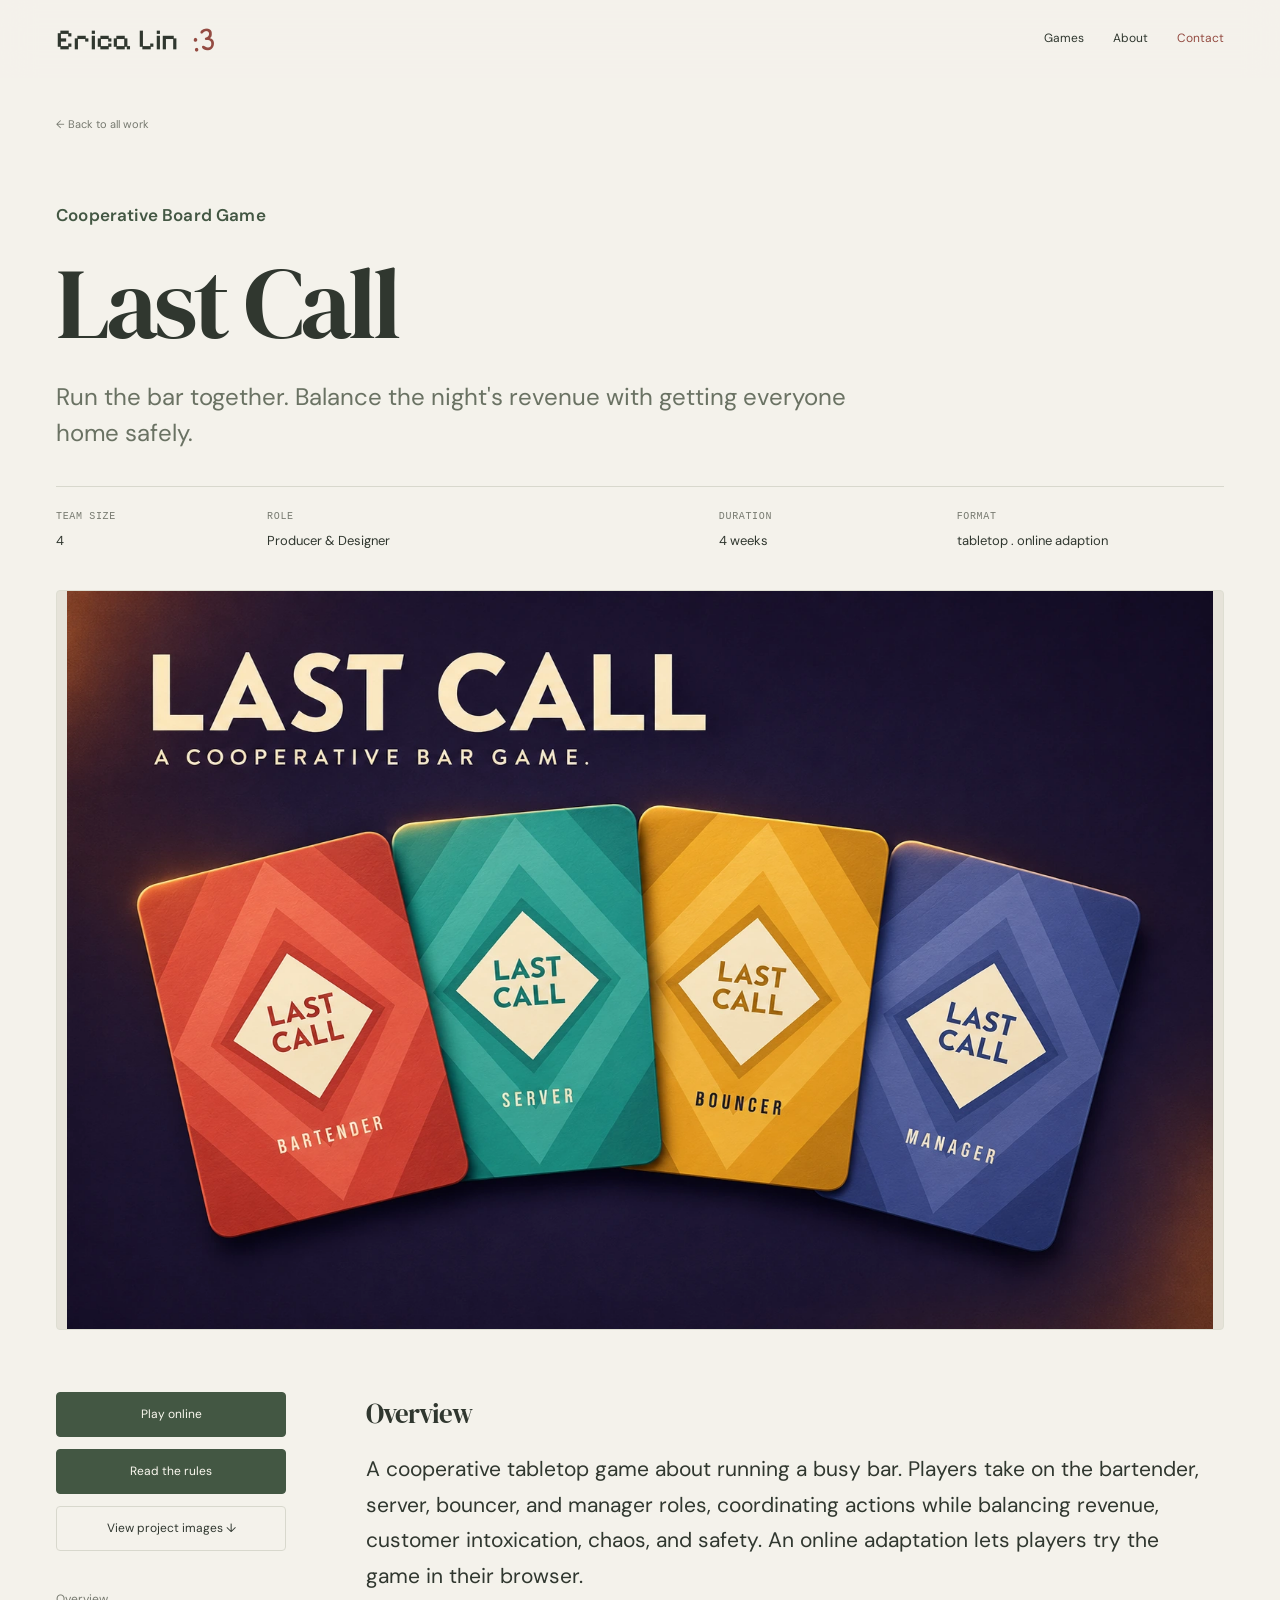
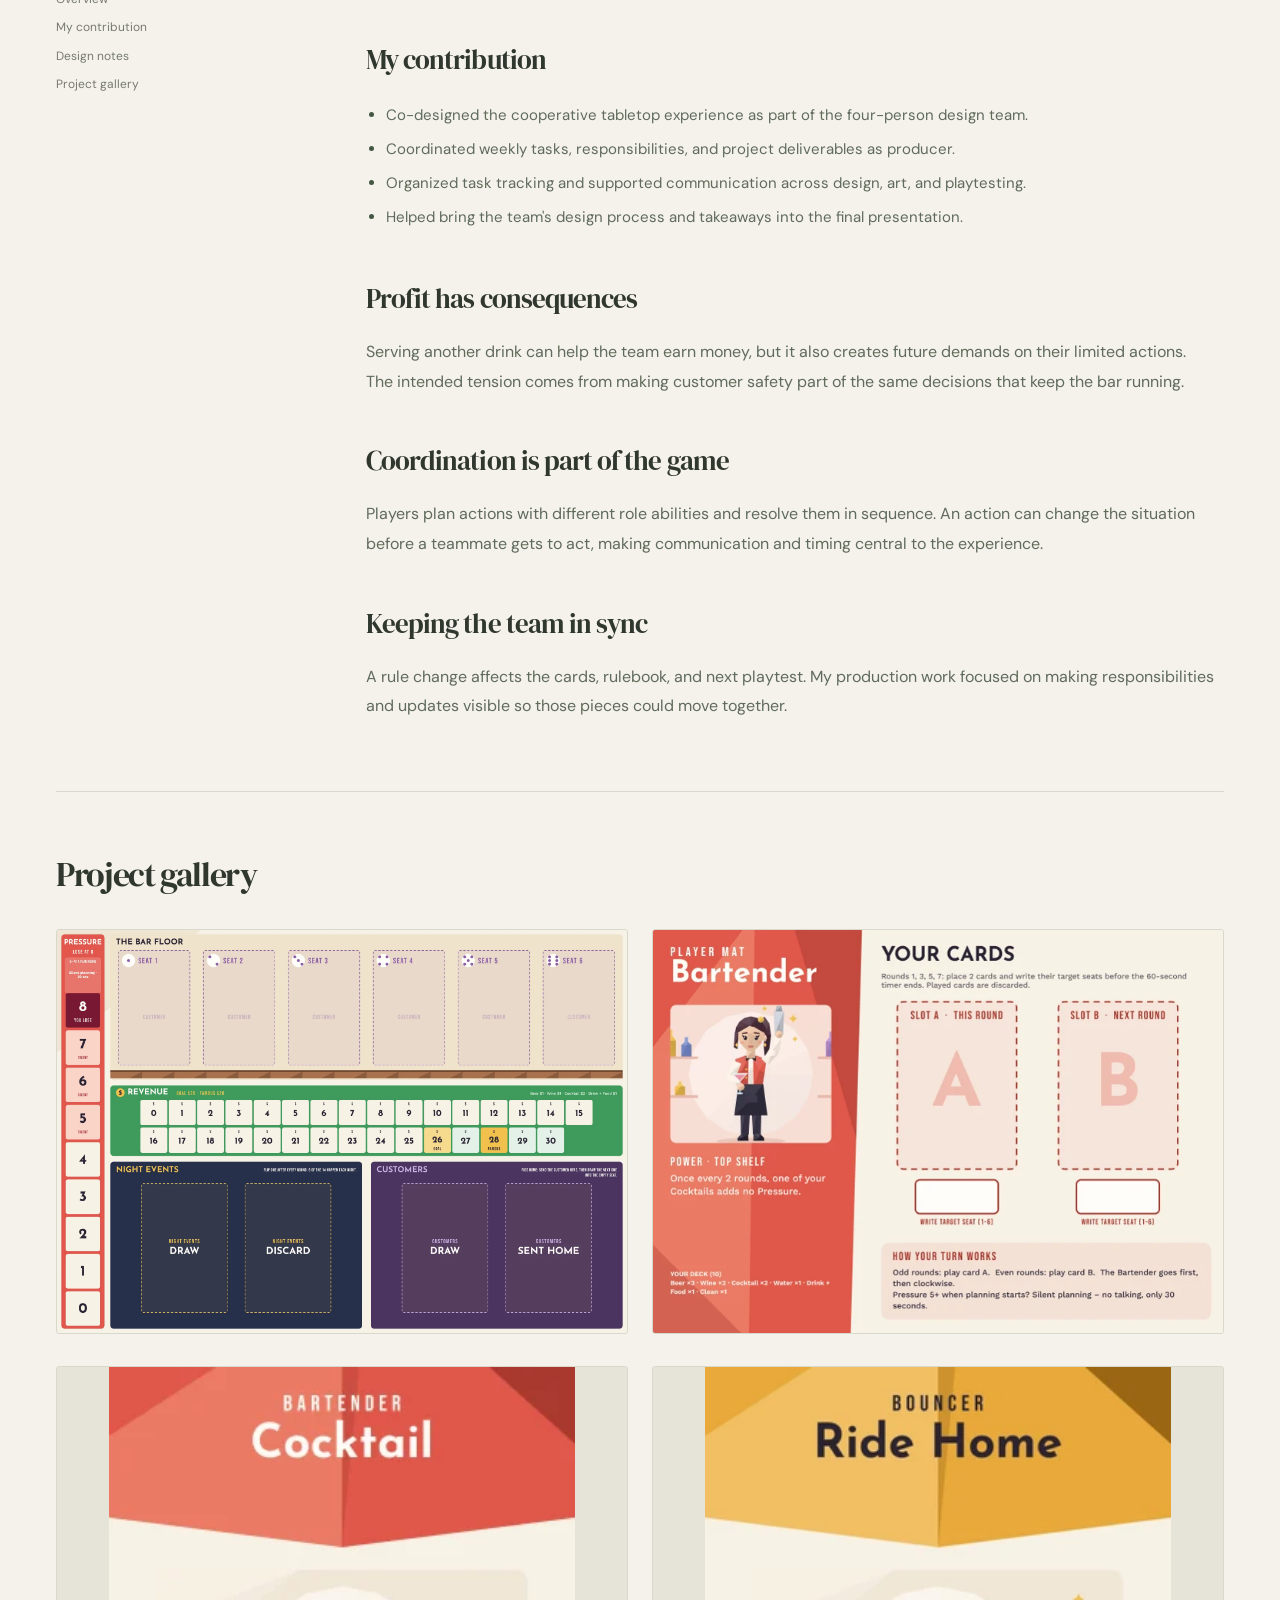
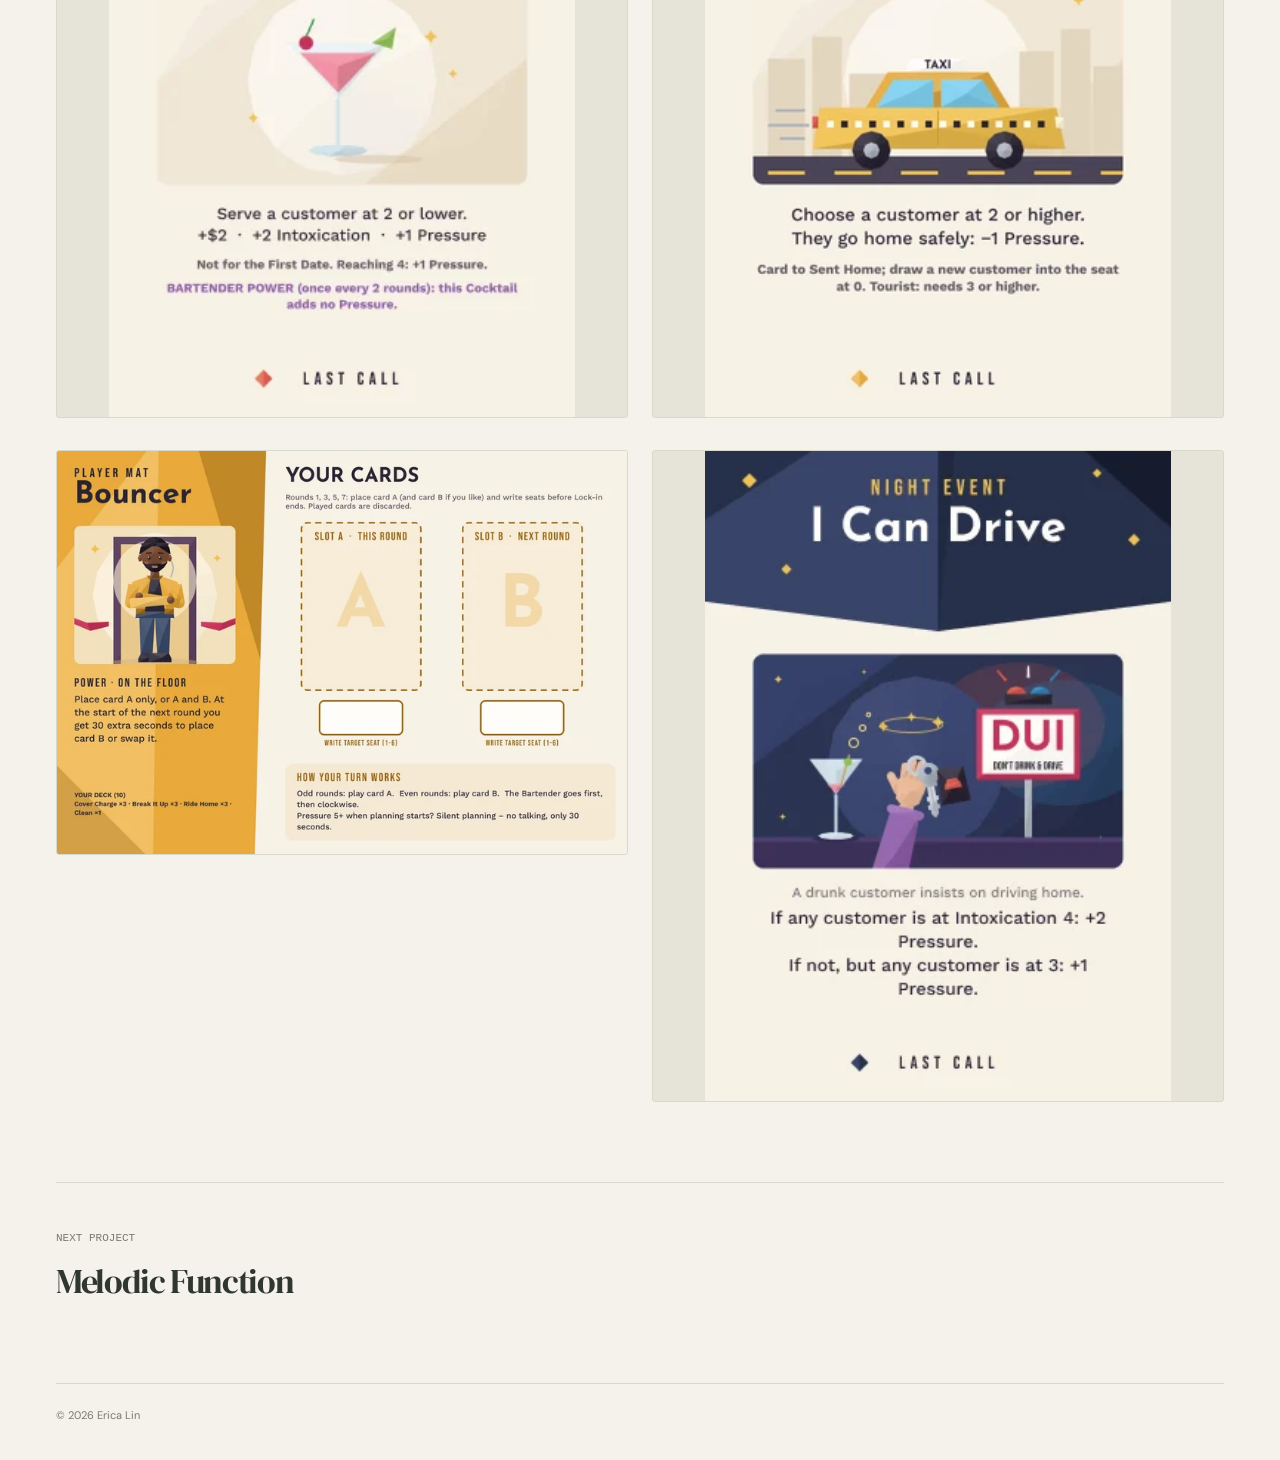
<file: projects/last-call.html>
<!doctype html><html lang="en"><head><meta charset="utf-8"><meta name="viewport" content="width=device-width,initial-scale=1"><meta name="theme-color" content="#f4f2eb"><title>Last Call — Erica Lin</title><meta name="description" content="Run the bar together. Balance the night&#39;s revenue with getting everyone home safely."><meta property="og:title" content="Last Call — Erica Lin"><meta property="og:description" content="Run the bar together. Balance the night&#39;s revenue with getting everyone home safely."><meta property="og:type" content="website"><link rel="icon" href="../favicon.ico?v=4" sizes="any"><link rel="icon" type="image/png" sizes="32x32" href="../favicon-32.png?v=4"><link rel="icon" type="image/svg+xml" href="../favicon.svg?v=4"><link rel="apple-touch-icon" sizes="180x180" href="../apple-touch-icon.png?v=4"><meta name="apple-mobile-web-app-title" content="Erica Lin"><link rel="stylesheet" href="../styles.css?v=2"><link rel="stylesheet" href="../studio.css?v=27"><script src="../app.js?v=6" defer></script></head><body><a class="skip" href="#main">Skip to content</a><header class="site-header"><div class="wrap header-inner"><a class="brand" href="../index.html" aria-label="Erica Lin — home"><span class="brand-name">Erica Lin</span> <span class="brand-face" aria-hidden="true"><span>:</span><span>3</span></span></a><nav class="nav" aria-label="Main navigation"><a href="../index.html#work">Games</a><a href="../index.html#about">About</a><a class="nav-contact" href="../index.html#contact">Contact</a></nav></div></header><main id="main" class="wrap"><a class="breadcrumb" href="../index.html#work">← Back to all work</a><header class="project-header"><p class="eyebrow">Cooperative Board Game</p><h1>Last Call</h1><p class="project-deck">Run the bar together. Balance the night&#39;s revenue with getting everyone home safely.</p><dl class="meta"><div><dt>Team Size</dt><dd>4</dd></div><div><dt>Role</dt><dd>Producer &amp; Designer</dd></div><div><dt>Duration</dt><dd>4 weeks</dd></div><div><dt>Format</dt><dd>tabletop . online adaption</dd></div></dl></header><div class="project-cover"><img src="../assets/images/last-call-cover-v2.webp" alt="Last Call promotional cover featuring the four original role-card designs." fetchpriority="high"></div><div class="project-body"><aside class="project-sidebar" aria-label="Project links"><a class="button" href="https://yolanda699.github.io/Last-Call-Demo/" target="_blank" rel="noopener noreferrer">Play online</a><a class="button" href="https://yolanda699.github.io/Last-Call-Demo/rulebook.pdf" target="_blank" rel="noopener noreferrer">Read the rules</a><a class="button secondary" href="#gallery">View project images ↓</a><nav class="contents-links" aria-label="On this page"><a href="#overview">Overview</a><a href="#contribution">My contribution</a><a href="#process">Design notes</a><a href="#gallery">Project gallery</a></nav></aside><div class="project-copy"><section id="overview"><h2>Overview</h2><p class="lead">A cooperative tabletop game about running a busy bar. Players take on the bartender, server, bouncer, and manager roles, coordinating actions while balancing revenue, customer intoxication, chaos, and safety. An online adaptation lets players try the game in their browser.</p></section><section id="contribution"><h2>My contribution</h2><ul class="contributions"><li>Co-designed the cooperative tabletop experience as part of the four-person design team.</li><li>Coordinated weekly tasks, responsibilities, and project deliverables as producer.</li><li>Organized task tracking and supported communication across design, art, and playtesting.</li><li>Helped bring the team&#39;s design process and takeaways into the final presentation.</li></ul></section><section id="process"><h2>Profit has consequences</h2><p>Serving another drink can help the team earn money, but it also creates future demands on their limited actions. The intended tension comes from making customer safety part of the same decisions that keep the bar running.</p></section><section><h2>Coordination is part of the game</h2><p>Players plan actions with different role abilities and resolve them in sequence. An action can change the situation before a teammate gets to act, making communication and timing central to the experience.</p></section><section><h2>Keeping the team in sync</h2><p>A rule change affects the cards, rulebook, and next playtest. My production work focused on making responsibilities and updates visible so those pieces could move together.</p></section></div></div><section class="gallery-section" id="gallery" aria-labelledby="gallery-title"><h2 id="gallery-title">Project gallery</h2><div class="gallery"><figure><button type="button" data-lightbox="../assets/images/last-call-online-board.webp" data-caption="Shared board: customer seats, rounds, revenue, night events and customer decks." aria-label="Enlarge: Shared board: customer seats, rounds, revenue, night events and customer decks."><img src="../assets/images/last-call-online-board.webp" alt="Shared board: customer seats, rounds, revenue, night events and customer decks." loading="lazy" decoding="async"></button></figure><figure><button type="button" data-lightbox="../assets/images/last-call-online-mat-bar.webp" data-caption="Bartender player board: role power and planning slots for this round and the next." aria-label="Enlarge: Bartender player board: role power and planning slots for this round and the next."><img src="../assets/images/last-call-online-mat-bar.webp" alt="Bartender player board: role power and planning slots for this round and the next." loading="lazy" decoding="async"></button></figure><figure><button type="button" data-lightbox="../assets/images/last-call-online-bar-cocktail.webp" data-caption="Cocktail action: earning revenue increases intoxication and pressure." aria-label="Enlarge: Cocktail action: earning revenue increases intoxication and pressure."><img src="../assets/images/last-call-online-bar-cocktail.webp" alt="Cocktail action: earning revenue increases intoxication and pressure." loading="lazy" decoding="async"></button></figure><figure><button type="button" data-lightbox="../assets/images/last-call-online-bou-ride.webp" data-caption="Ride Home action: sending a customer home safely reduces pressure." aria-label="Enlarge: Ride Home action: sending a customer home safely reduces pressure."><img src="../assets/images/last-call-online-bou-ride.webp" alt="Ride Home action: sending a customer home safely reduces pressure." loading="lazy" decoding="async"></button></figure><figure><button type="button" data-lightbox="../assets/images/last-call-online-mat-bou.webp" data-caption="Bouncer player board: role power, action planning and target selection." aria-label="Enlarge: Bouncer player board: role power, action planning and target selection."><img src="../assets/images/last-call-online-mat-bou.webp" alt="Bouncer player board: role power, action planning and target selection." loading="lazy" decoding="async"></button></figure><figure><button type="button" data-lightbox="../assets/images/last-call-online-ev-drive.webp" data-caption="I Can Drive night event: intoxicated customers create additional pressure." aria-label="Enlarge: I Can Drive night event: intoxicated customers create additional pressure."><img src="../assets/images/last-call-online-ev-drive.webp" alt="I Can Drive night event: intoxicated customers create additional pressure." loading="lazy" decoding="async"></button></figure></div></section><a class="next-project" href="melodic-function.html"><div><span class="label">NEXT PROJECT</span><h2>Melodic Function</h2></div></a></main><dialog class="lightbox" id="lightbox" aria-label="Project image viewer" data-zoom="false"><div class="lightbox-top"><p><span data-viewer-label>PROJECT GALLERY</span> · <span data-counter></span></p><button class="close" data-close aria-label="Close image viewer">×</button></div><div class="lightbox-image-wrap"><img class="lightbox-image" alt=""></div><div class="lightbox-bottom"><p data-caption></p><div class="lightbox-controls"><button data-prev aria-label="Previous image">←</button><button data-zoom-toggle aria-pressed="false">Full size</button><button data-next aria-label="Next image">→</button></div></div></dialog><footer class="wrap footer"><span>© 2026 Erica Lin</span></footer></body></html>
</file>
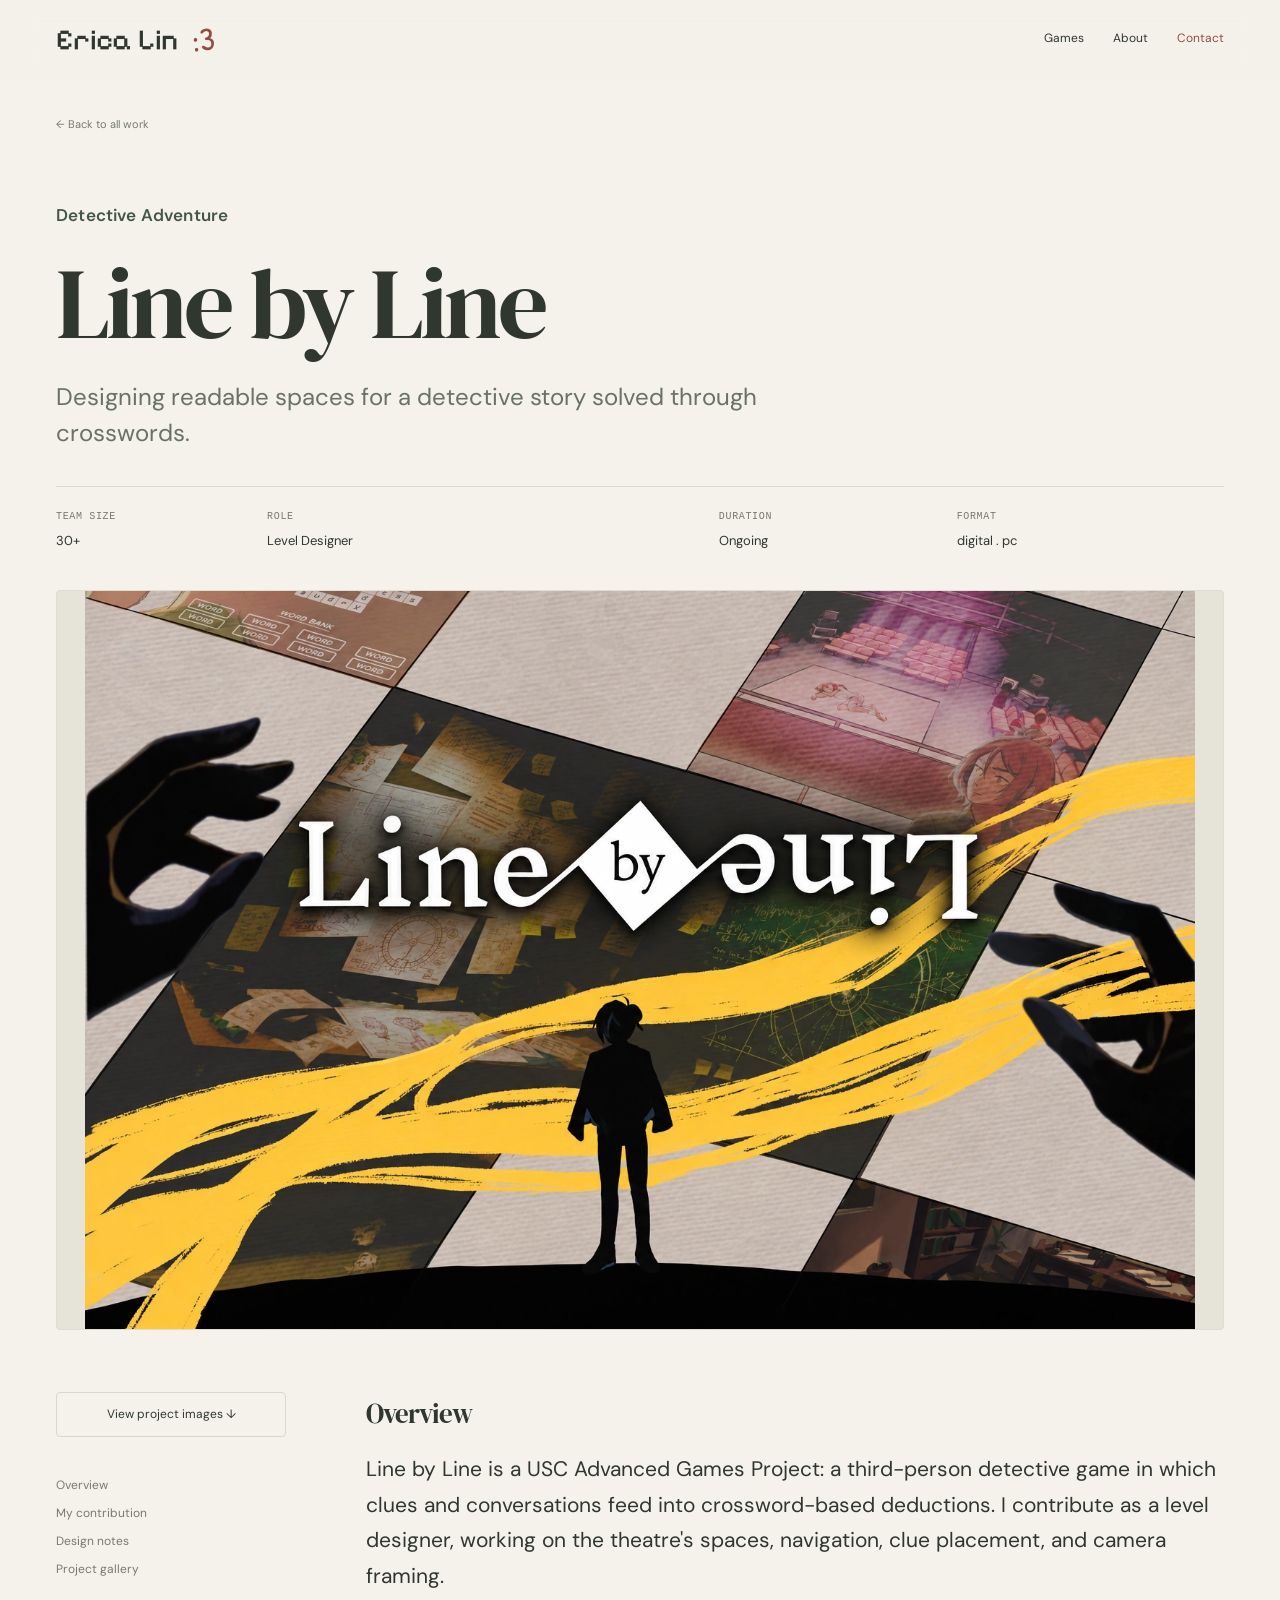
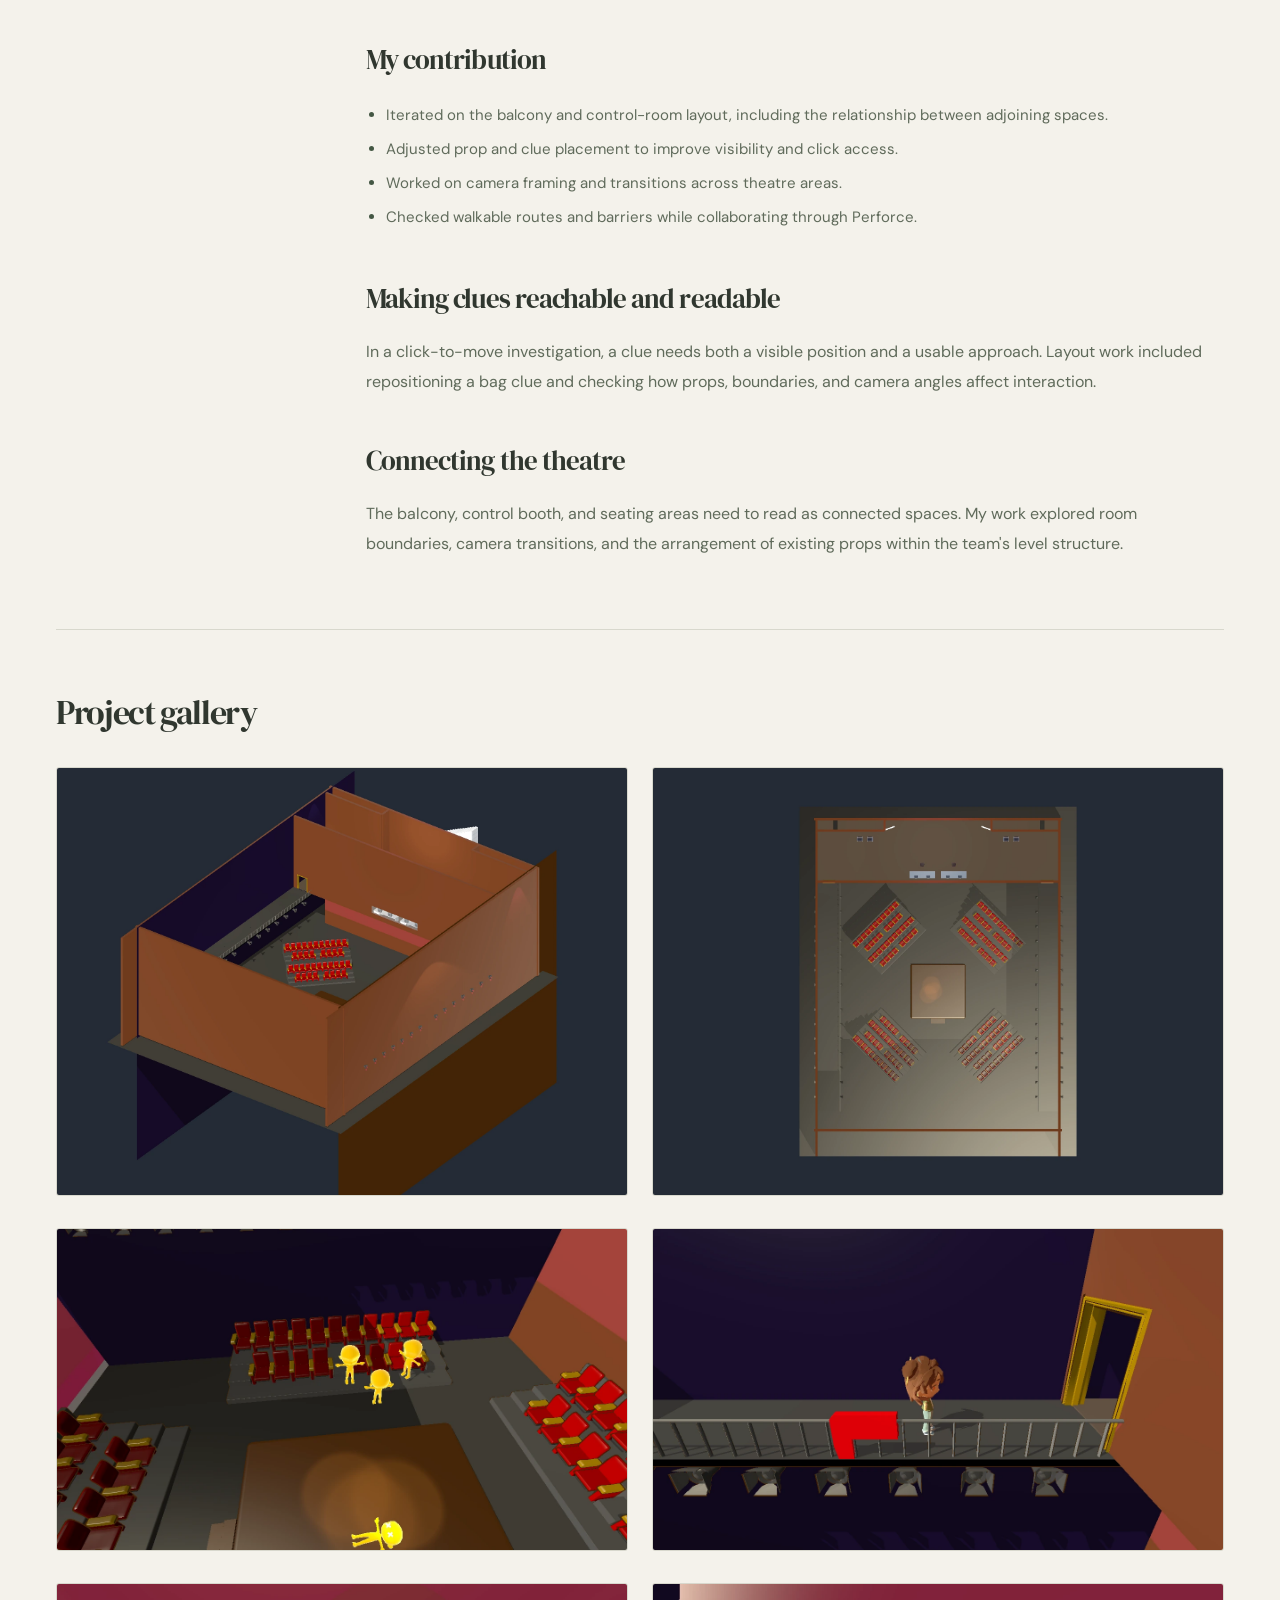
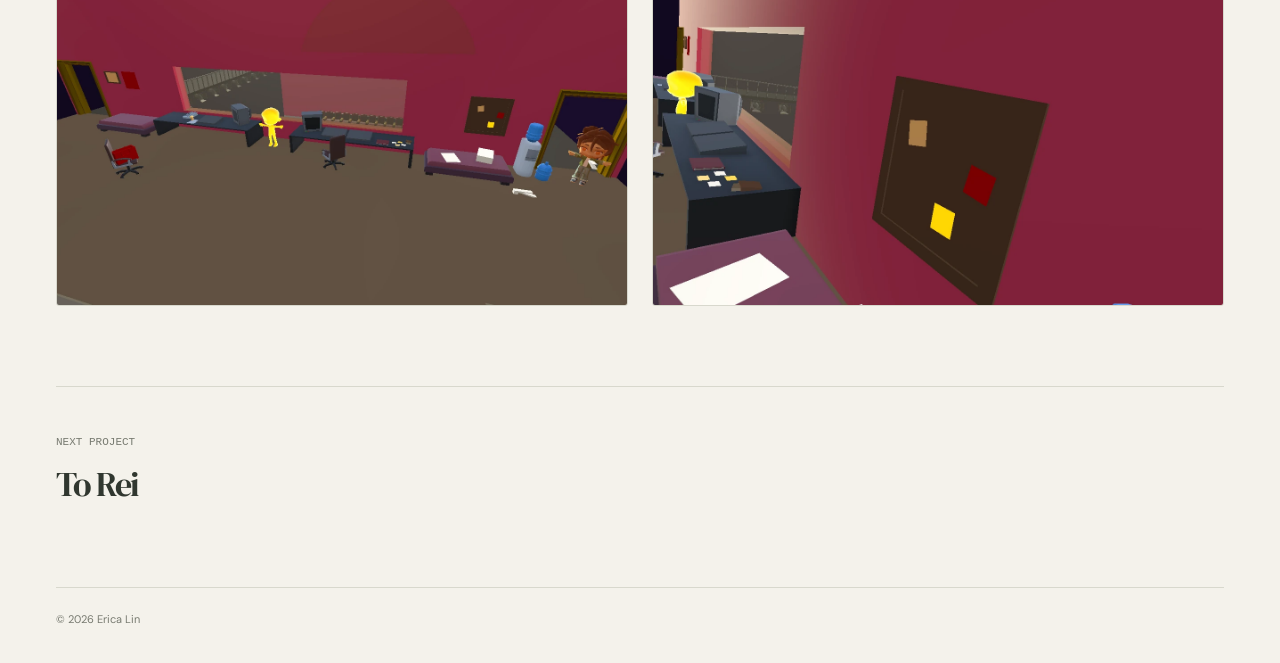
<file: projects/line-by-line.html>
<!doctype html><html lang="en"><head><meta charset="utf-8"><meta name="viewport" content="width=device-width,initial-scale=1"><meta name="theme-color" content="#f4f2eb"><title>Line by Line — Erica Lin</title><meta name="description" content="Designing readable spaces for a detective story solved through crosswords."><meta property="og:title" content="Line by Line — Erica Lin"><meta property="og:description" content="Designing readable spaces for a detective story solved through crosswords."><meta property="og:type" content="website"><link rel="icon" href="../favicon.ico?v=4" sizes="any"><link rel="icon" type="image/png" sizes="32x32" href="../favicon-32.png?v=4"><link rel="icon" type="image/svg+xml" href="../favicon.svg?v=4"><link rel="apple-touch-icon" sizes="180x180" href="../apple-touch-icon.png?v=4"><meta name="apple-mobile-web-app-title" content="Erica Lin"><link rel="stylesheet" href="../styles.css?v=2"><link rel="stylesheet" href="../studio.css?v=27"><script src="../app.js?v=6" defer></script></head><body><a class="skip" href="#main">Skip to content</a><header class="site-header"><div class="wrap header-inner"><a class="brand" href="../index.html" aria-label="Erica Lin — home"><span class="brand-name">Erica Lin</span> <span class="brand-face" aria-hidden="true"><span>:</span><span>3</span></span></a><nav class="nav" aria-label="Main navigation"><a href="../index.html#work">Games</a><a href="../index.html#about">About</a><a class="nav-contact" href="../index.html#contact">Contact</a></nav></div></header><main id="main" class="wrap"><a class="breadcrumb" href="../index.html#work">← Back to all work</a><header class="project-header"><p class="eyebrow">Detective Adventure</p><h1>Line by Line</h1><p class="project-deck">Designing readable spaces for a detective story solved through crosswords.</p><dl class="meta"><div><dt>Team Size</dt><dd>30+</dd></div><div><dt>Role</dt><dd>Level Designer</dd></div><div><dt>Duration</dt><dd>Ongoing</dd></div><div><dt>Format</dt><dd>digital . pc</dd></div></dl></header><div class="project-cover"><img src="../assets/images/line-by-line-cover-v3.webp" alt="Line by Line title over the team&#39;s illustrated cover: a silhouetted detective, surrounding hands, theatre and evidence panels, and sweeping yellow brushstrokes." fetchpriority="high"></div><div class="project-body"><aside class="project-sidebar" aria-label="Project links"><a class="button secondary" href="#gallery">View project images ↓</a><nav class="contents-links" aria-label="On this page"><a href="#overview">Overview</a><a href="#contribution">My contribution</a><a href="#process">Design notes</a><a href="#gallery">Project gallery</a></nav></aside><div class="project-copy"><section id="overview"><h2>Overview</h2><p class="lead">Line by Line is a USC Advanced Games Project: a third-person detective game in which clues and conversations feed into crossword-based deductions. I contribute as a level designer, working on the theatre&#39;s spaces, navigation, clue placement, and camera framing.</p></section><section id="contribution"><h2>My contribution</h2><ul class="contributions"><li>Iterated on the balcony and control-room layout, including the relationship between adjoining spaces.</li><li>Adjusted prop and clue placement to improve visibility and click access.</li><li>Worked on camera framing and transitions across theatre areas.</li><li>Checked walkable routes and barriers while collaborating through Perforce.</li></ul></section><section id="process"><h2>Making clues reachable and readable</h2><p>In a click-to-move investigation, a clue needs both a visible position and a usable approach. Layout work included repositioning a bag clue and checking how props, boundaries, and camera angles affect interaction.</p></section><section><h2>Connecting the theatre</h2><p>The balcony, control booth, and seating areas need to read as connected spaces. My work explored room boundaries, camera transitions, and the arrangement of existing props within the team&#39;s level structure.</p></section></div></div><section class="gallery-section" id="gallery" aria-labelledby="gallery-title"><h2 id="gallery-title">Project gallery</h2><div class="gallery"><figure><button type="button" data-lightbox="../assets/images/line-by-line-layout.webp" data-caption="The theatre layout and audience seating." aria-label="Enlarge: The theatre layout and audience seating."><img src="../assets/images/line-by-line-layout.webp" alt="The theatre layout and audience seating." loading="lazy" decoding="async"></button></figure><figure><button type="button" data-lightbox="../assets/images/line-by-line-layout-top.webp" data-caption="Theatre level layout: seating blocks, central stage, and circulation routes." aria-label="Enlarge: Theatre level layout: seating blocks, central stage, and circulation routes."><img src="../assets/images/line-by-line-layout-top.webp" alt="Theatre level layout: seating blocks, central stage, and circulation routes." loading="lazy" decoding="async"></button></figure><figure><button type="button" data-lightbox="../assets/images/line-by-line-audience-camera.webp" data-caption="In-game audience camera framing the stage and surrounding seating." aria-label="Enlarge: In-game audience camera framing the stage and surrounding seating."><img src="../assets/images/line-by-line-audience-camera.webp" alt="In-game audience camera framing the stage and surrounding seating." loading="lazy" decoding="async"></button></figure><figure><button type="button" data-lightbox="../assets/images/line-by-line-catwalk.webp" data-caption="Navigating the theatre catwalk." aria-label="Enlarge: Navigating the theatre catwalk."><img src="../assets/images/line-by-line-catwalk.webp" alt="Navigating the theatre catwalk." loading="lazy" decoding="async"></button></figure><figure><button type="button" data-lightbox="../assets/images/line-by-line-booth-camera.webp" data-caption="In-game control-room camera and the placement of desks, operators, and the exit." aria-label="Enlarge: In-game control-room camera and the placement of desks, operators, and the exit."><img src="../assets/images/line-by-line-booth-camera.webp" alt="In-game control-room camera and the placement of desks, operators, and the exit." loading="lazy" decoding="async"></button></figure><figure><button type="button" data-lightbox="../assets/images/line-by-line-clue-camera.webp" data-caption="Close camera framing for the control-room evidence board and desk." aria-label="Enlarge: Close camera framing for the control-room evidence board and desk."><img src="../assets/images/line-by-line-clue-camera.webp" alt="Close camera framing for the control-room evidence board and desk." loading="lazy" decoding="async"></button></figure></div></section><a class="next-project" href="to-rei.html"><div><span class="label">NEXT PROJECT</span><h2>To Rei</h2></div></a></main><dialog class="lightbox" id="lightbox" aria-label="Project image viewer" data-zoom="false"><div class="lightbox-top"><p><span data-viewer-label>PROJECT GALLERY</span> · <span data-counter></span></p><button class="close" data-close aria-label="Close image viewer">×</button></div><div class="lightbox-image-wrap"><img class="lightbox-image" alt=""></div><div class="lightbox-bottom"><p data-caption></p><div class="lightbox-controls"><button data-prev aria-label="Previous image">←</button><button data-zoom-toggle aria-pressed="false">Full size</button><button data-next aria-label="Next image">→</button></div></div></dialog><footer class="wrap footer"><span>© 2026 Erica Lin</span></footer></body></html>
</file>
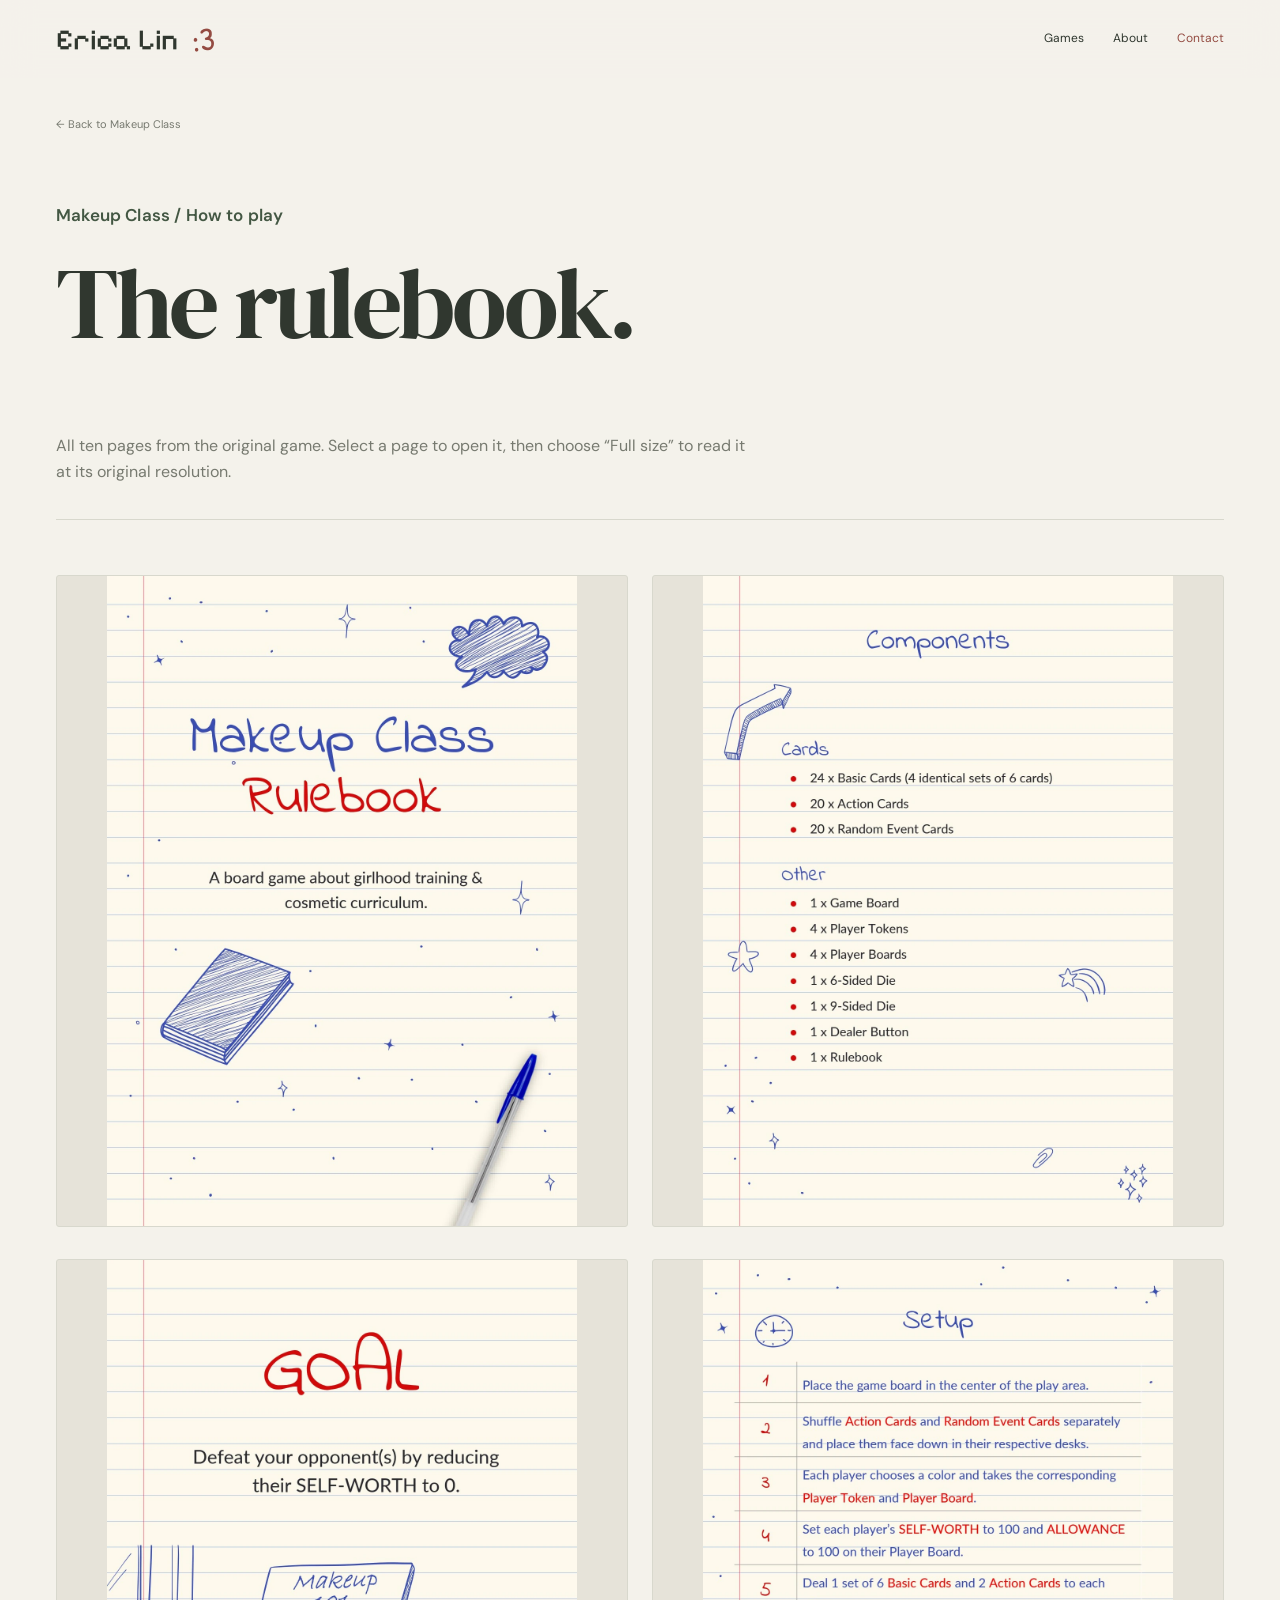
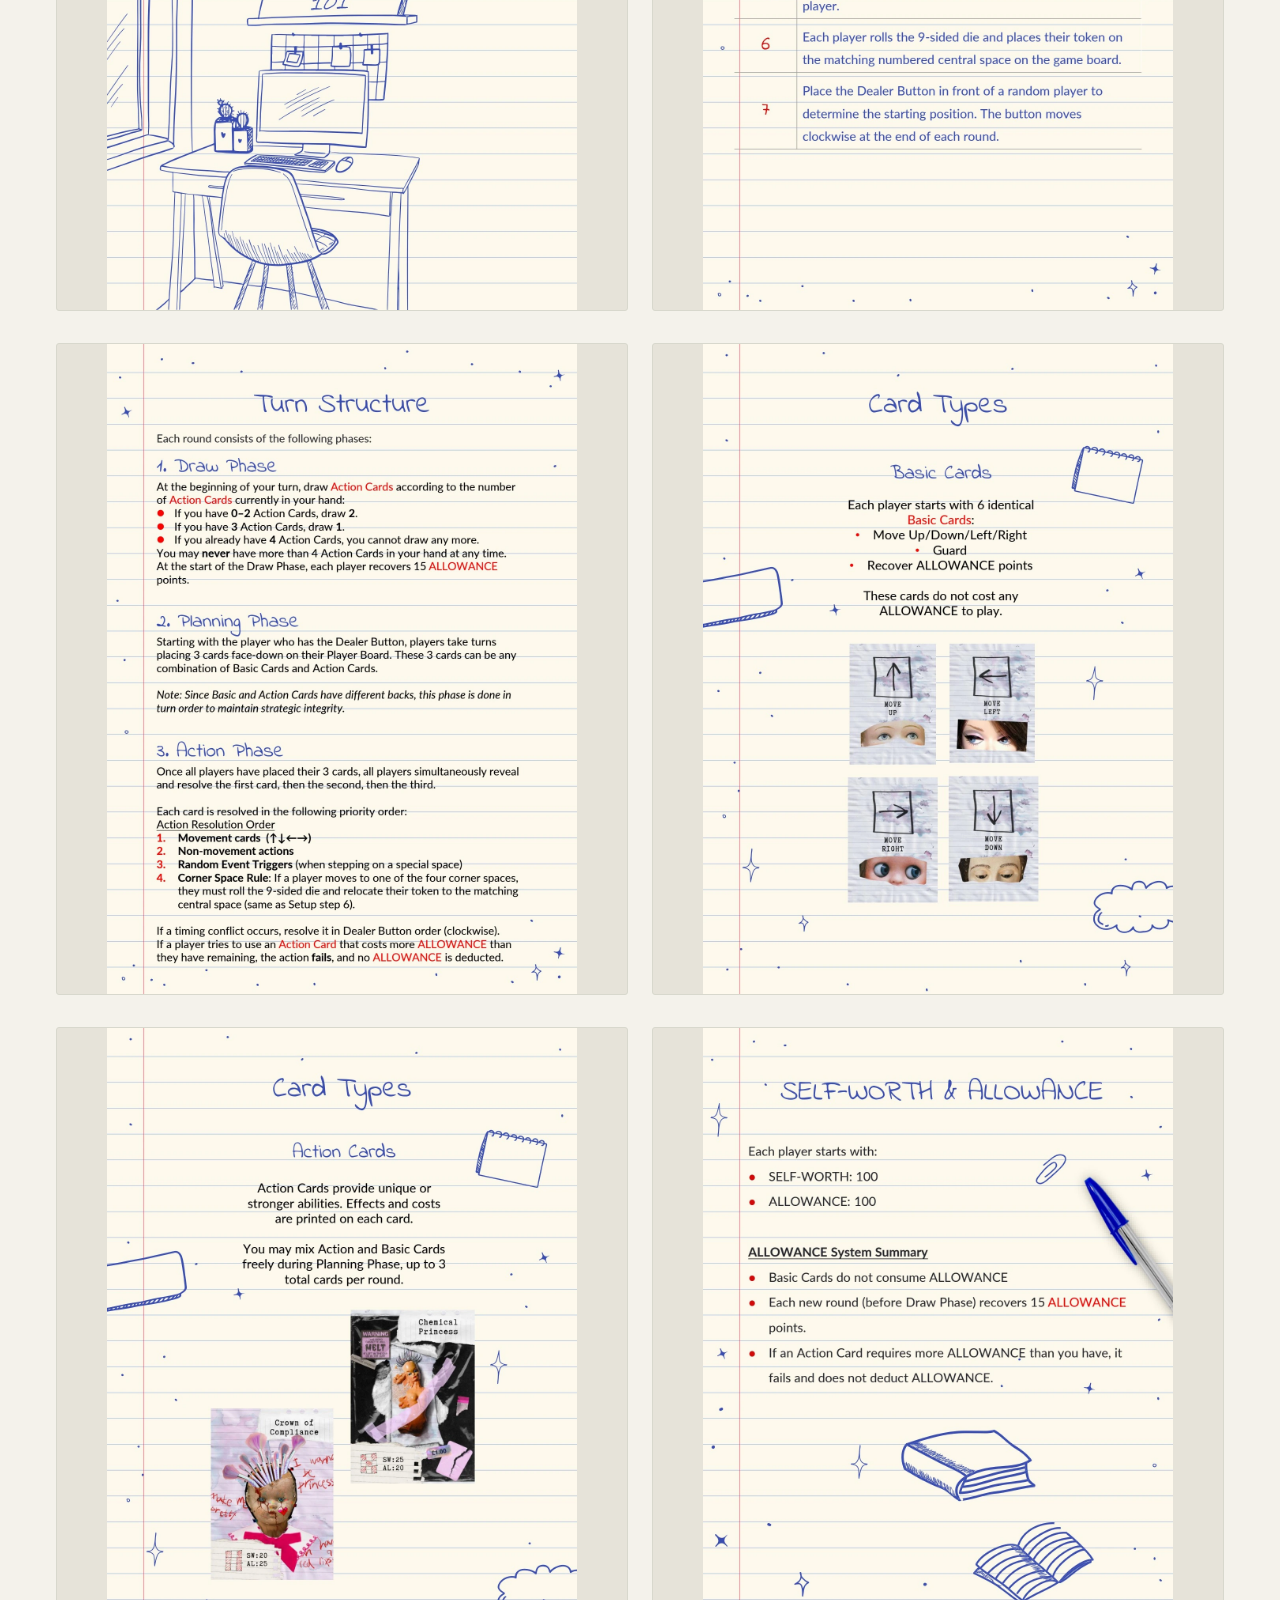
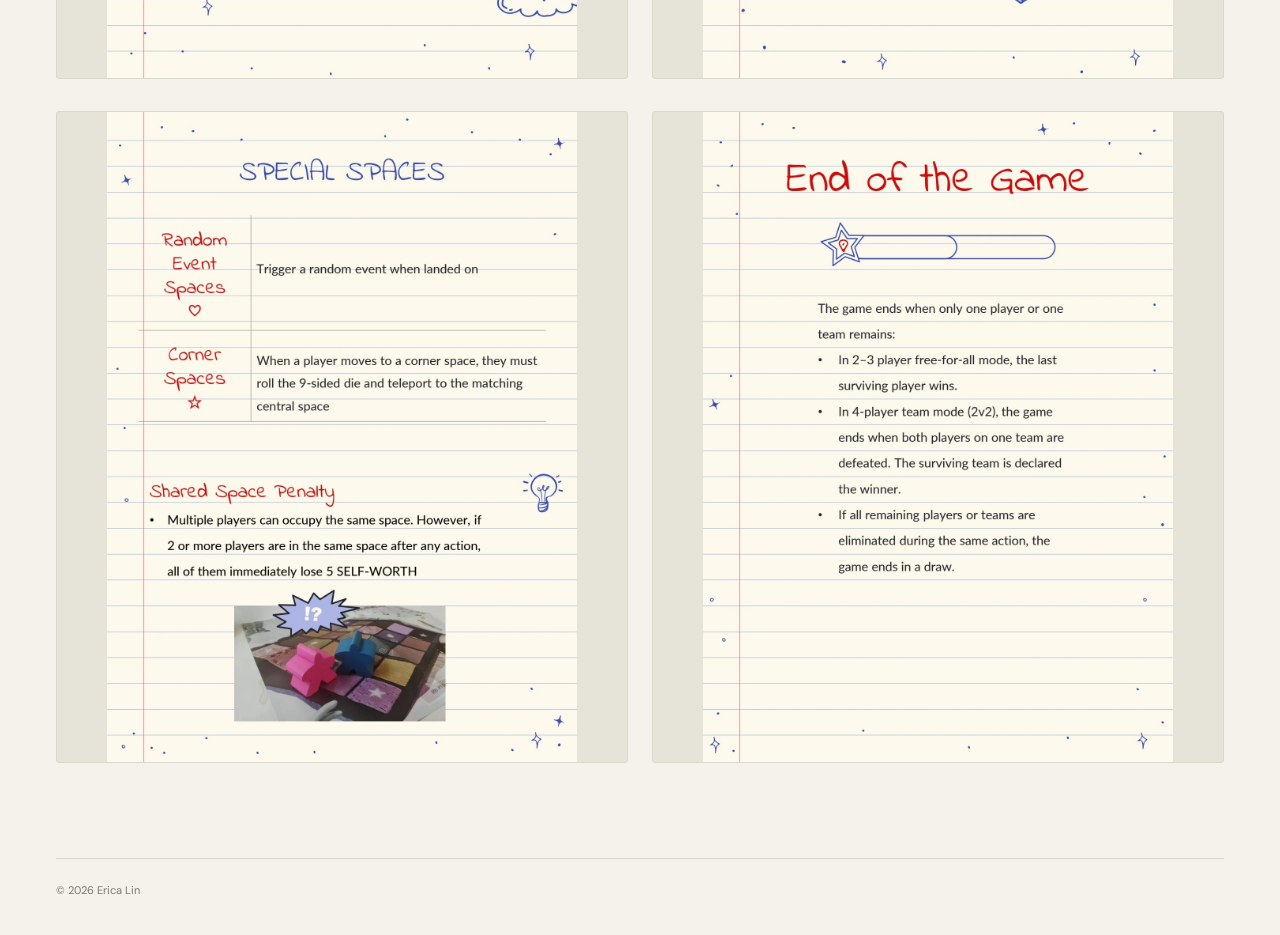
<file: projects/makeup-class-rulebook.html>
<!doctype html><html lang="en"><head><meta charset="utf-8"><meta name="viewport" content="width=device-width,initial-scale=1"><meta name="theme-color" content="#f4f2eb"><title>Makeup Class — Rulebook</title><meta name="description" content="The complete ten-page rulebook for Makeup Class, a physical board game by Erica Lin."><meta property="og:title" content="Makeup Class — Rulebook"><meta property="og:description" content="The complete ten-page rulebook for Makeup Class, a physical board game by Erica Lin."><meta property="og:type" content="website"><link rel="icon" href="../favicon.ico?v=4" sizes="any"><link rel="icon" type="image/png" sizes="32x32" href="../favicon-32.png?v=4"><link rel="icon" type="image/svg+xml" href="../favicon.svg?v=4"><link rel="apple-touch-icon" sizes="180x180" href="../apple-touch-icon.png?v=4"><meta name="apple-mobile-web-app-title" content="Erica Lin"><link rel="stylesheet" href="../styles.css?v=2"><link rel="stylesheet" href="../studio.css?v=27"><script src="../app.js?v=6" defer></script></head><body><a class="skip" href="#main">Skip to content</a><header class="site-header"><div class="wrap header-inner"><a class="brand" href="../index.html" aria-label="Erica Lin — home"><span class="brand-name">Erica Lin</span> <span class="brand-face" aria-hidden="true"><span>:</span><span>3</span></span></a><nav class="nav" aria-label="Main navigation"><a href="../index.html#work">Games</a><a href="../index.html#about">About</a><a class="nav-contact" href="../index.html#contact">Contact</a></nav></div></header><main class="wrap" id="main"><a class="breadcrumb" href="makeup-class.html">← Back to Makeup Class</a><header class="project-header"><p class="eyebrow">Makeup Class / How to play</p><h1>The rulebook.</h1></header><p class="rulebook-intro">All ten pages from the original game. Select a page to open it, then choose “Full size” to read it at its original resolution.</p><section class="gallery-section" aria-label="Rulebook pages"><div class="gallery"><figure><button type="button" data-lightbox="../assets/images/makeup-rulebook-1.webp" data-caption="Makeup Class rulebook — page 1 of 10." aria-label="Enlarge: Makeup Class rulebook — page 1 of 10."><img src="../assets/images/makeup-rulebook-1.webp" alt="Makeup Class rulebook — page 1 of 10." loading="lazy" decoding="async"></button></figure><figure><button type="button" data-lightbox="../assets/images/makeup-rulebook-2.webp" data-caption="Makeup Class rulebook — page 2 of 10." aria-label="Enlarge: Makeup Class rulebook — page 2 of 10."><img src="../assets/images/makeup-rulebook-2.webp" alt="Makeup Class rulebook — page 2 of 10." loading="lazy" decoding="async"></button></figure><figure><button type="button" data-lightbox="../assets/images/makeup-rulebook-3.webp" data-caption="Makeup Class rulebook — page 3 of 10." aria-label="Enlarge: Makeup Class rulebook — page 3 of 10."><img src="../assets/images/makeup-rulebook-3.webp" alt="Makeup Class rulebook — page 3 of 10." loading="lazy" decoding="async"></button></figure><figure><button type="button" data-lightbox="../assets/images/makeup-rulebook-4.webp" data-caption="Makeup Class rulebook — page 4 of 10." aria-label="Enlarge: Makeup Class rulebook — page 4 of 10."><img src="../assets/images/makeup-rulebook-4.webp" alt="Makeup Class rulebook — page 4 of 10." loading="lazy" decoding="async"></button></figure><figure><button type="button" data-lightbox="../assets/images/makeup-rulebook-5.webp" data-caption="Makeup Class rulebook — page 5 of 10." aria-label="Enlarge: Makeup Class rulebook — page 5 of 10."><img src="../assets/images/makeup-rulebook-5.webp" alt="Makeup Class rulebook — page 5 of 10." loading="lazy" decoding="async"></button></figure><figure><button type="button" data-lightbox="../assets/images/makeup-rulebook-6.webp" data-caption="Makeup Class rulebook — page 6 of 10." aria-label="Enlarge: Makeup Class rulebook — page 6 of 10."><img src="../assets/images/makeup-rulebook-6.webp" alt="Makeup Class rulebook — page 6 of 10." loading="lazy" decoding="async"></button></figure><figure><button type="button" data-lightbox="../assets/images/makeup-rulebook-7.webp" data-caption="Makeup Class rulebook — page 7 of 10." aria-label="Enlarge: Makeup Class rulebook — page 7 of 10."><img src="../assets/images/makeup-rulebook-7.webp" alt="Makeup Class rulebook — page 7 of 10." loading="lazy" decoding="async"></button></figure><figure><button type="button" data-lightbox="../assets/images/makeup-rulebook-8.webp" data-caption="Makeup Class rulebook — page 8 of 10." aria-label="Enlarge: Makeup Class rulebook — page 8 of 10."><img src="../assets/images/makeup-rulebook-8.webp" alt="Makeup Class rulebook — page 8 of 10." loading="lazy" decoding="async"></button></figure><figure><button type="button" data-lightbox="../assets/images/makeup-rulebook-9.webp" data-caption="Makeup Class rulebook — page 9 of 10." aria-label="Enlarge: Makeup Class rulebook — page 9 of 10."><img src="../assets/images/makeup-rulebook-9.webp" alt="Makeup Class rulebook — page 9 of 10." loading="lazy" decoding="async"></button></figure><figure><button type="button" data-lightbox="../assets/images/makeup-rulebook-10.webp" data-caption="Makeup Class rulebook — page 10 of 10." aria-label="Enlarge: Makeup Class rulebook — page 10 of 10."><img src="../assets/images/makeup-rulebook-10.webp" alt="Makeup Class rulebook — page 10 of 10." loading="lazy" decoding="async"></button></figure></div></section></main><dialog class="lightbox" id="lightbox" aria-label="Project image viewer" data-zoom="false"><div class="lightbox-top"><p><span data-viewer-label>PROJECT GALLERY</span> · <span data-counter></span></p><button class="close" data-close aria-label="Close image viewer">×</button></div><div class="lightbox-image-wrap"><img class="lightbox-image" alt=""></div><div class="lightbox-bottom"><p data-caption></p><div class="lightbox-controls"><button data-prev aria-label="Previous image">←</button><button data-zoom-toggle aria-pressed="false">Full size</button><button data-next aria-label="Next image">→</button></div></div></dialog><footer class="wrap footer"><span>© 2026 Erica Lin</span></footer></body></html>
</file>
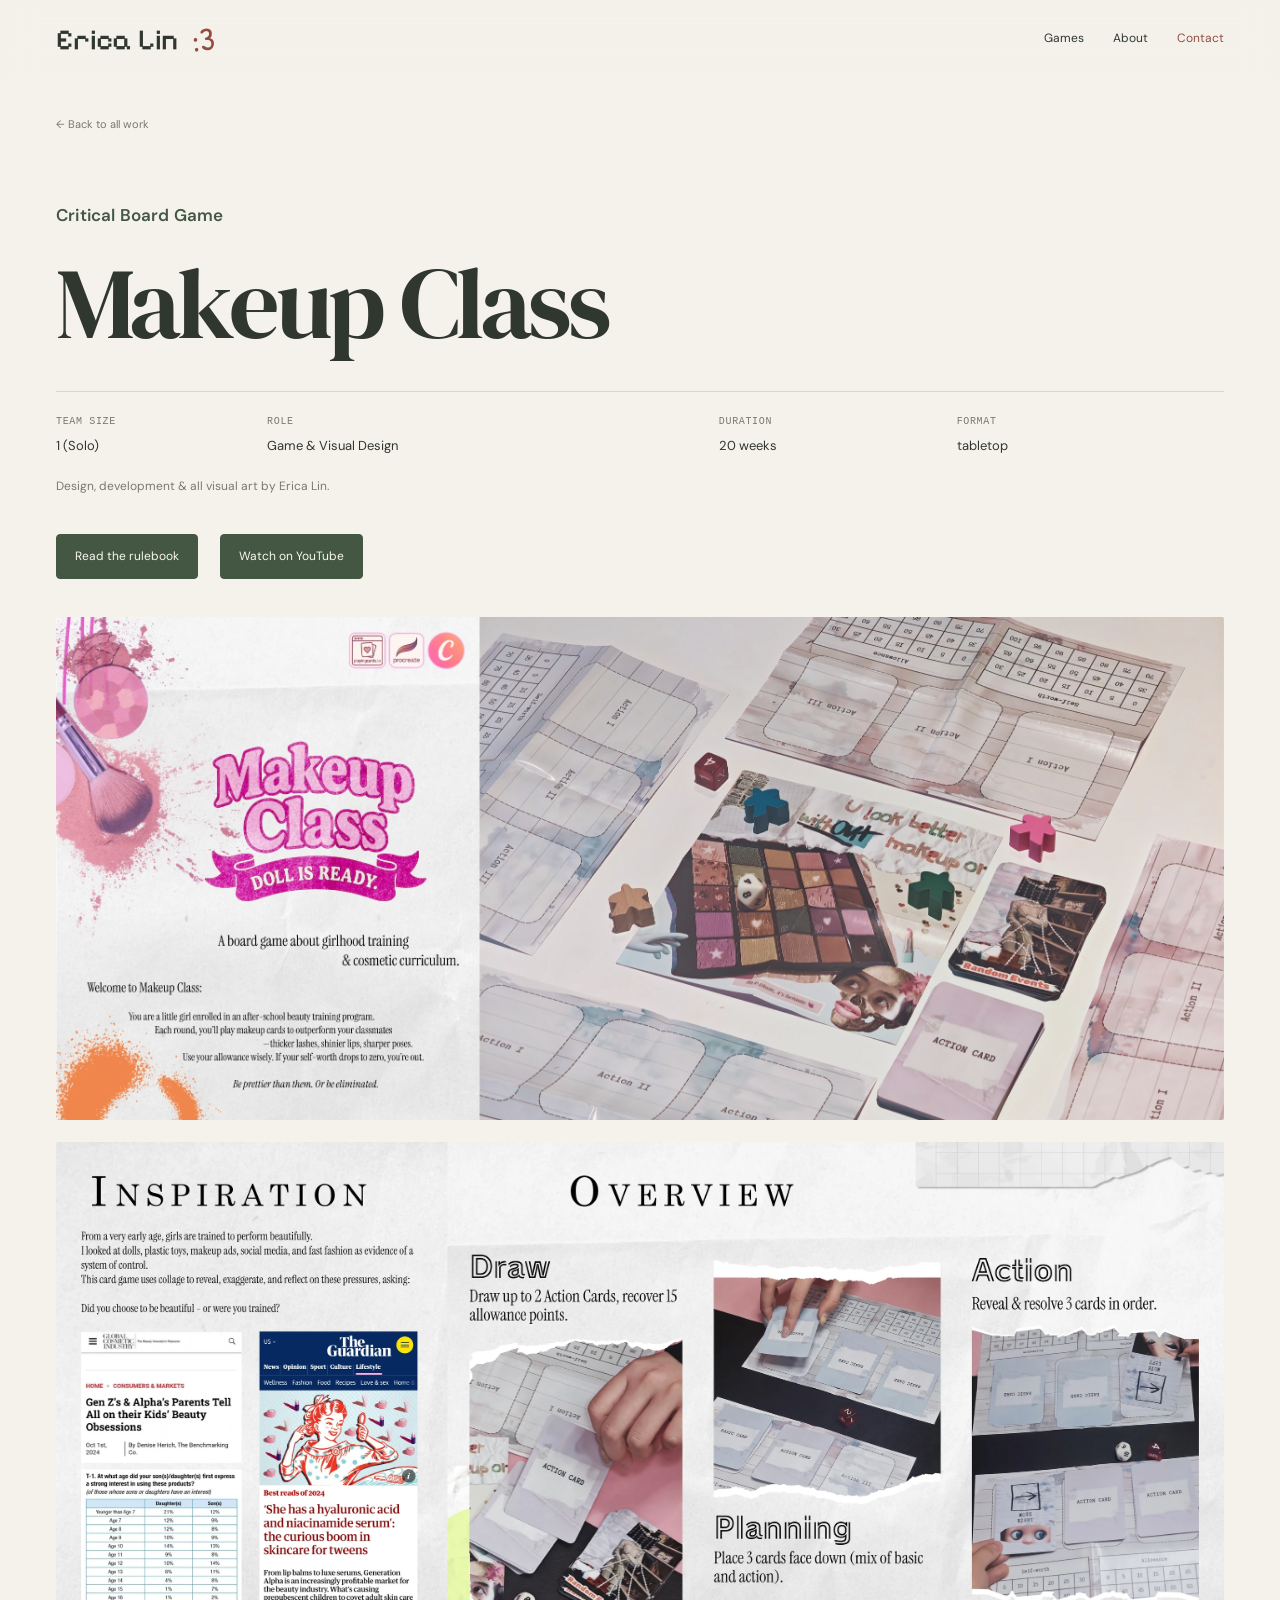
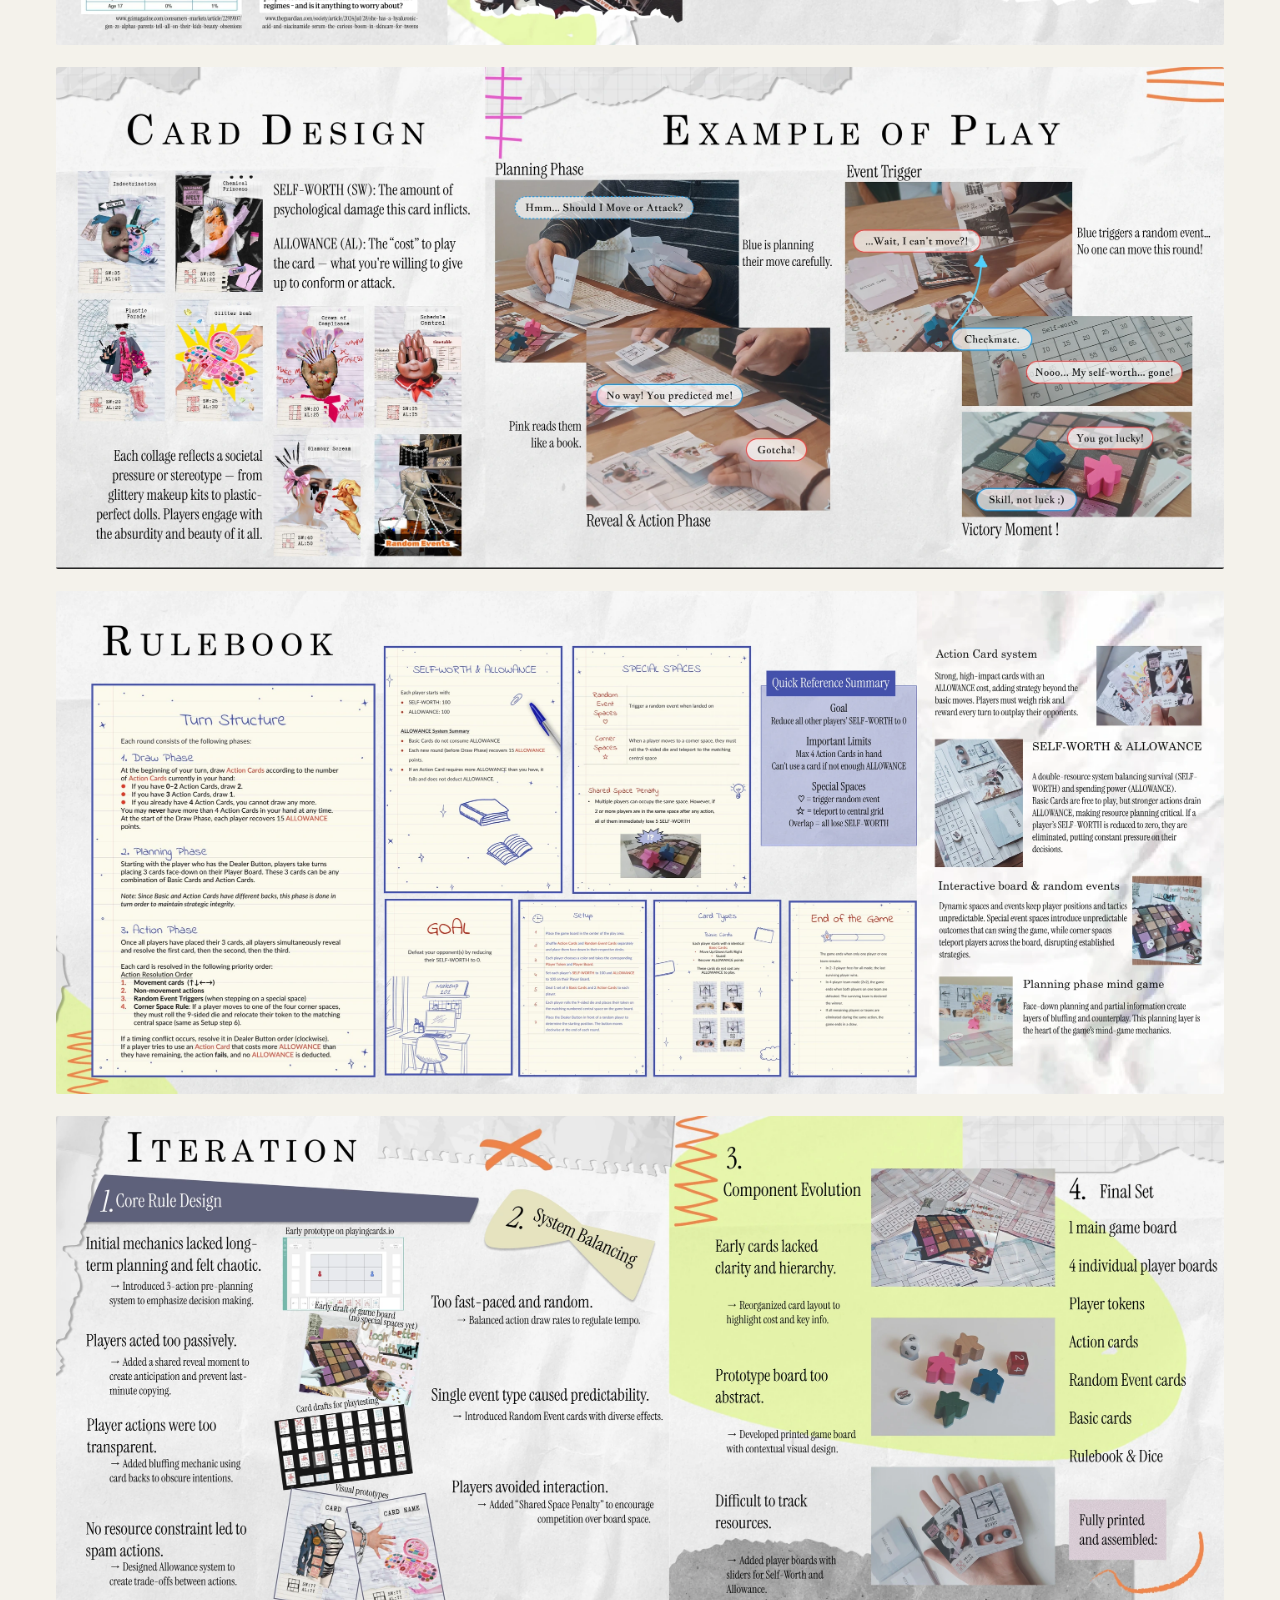
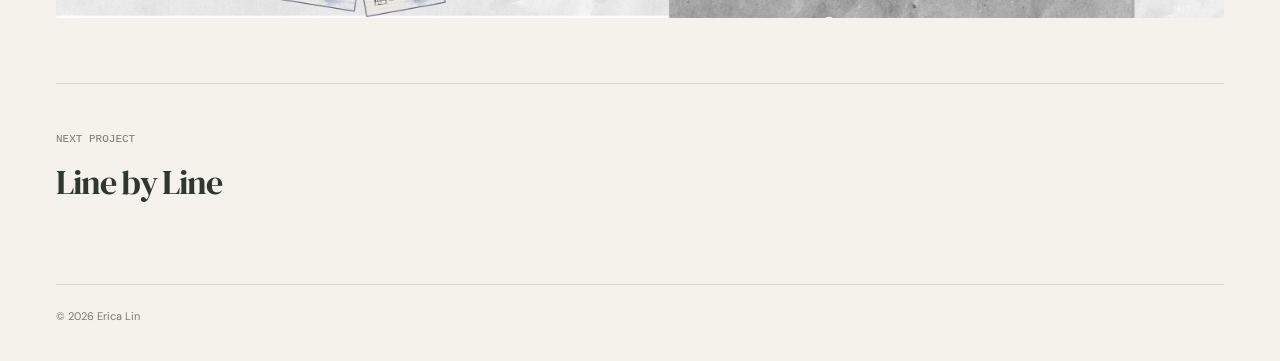
<file: projects/makeup-class.html>
<!doctype html><html lang="en"><head><meta charset="utf-8"><meta name="viewport" content="width=device-width,initial-scale=1"><meta name="theme-color" content="#f4f2eb"><title>Makeup Class — Erica Lin</title><meta name="description" content="Beauty training becomes a system of pressure, comparison, and constrained choices."><meta property="og:title" content="Makeup Class — Erica Lin"><meta property="og:description" content="Beauty training becomes a system of pressure, comparison, and constrained choices."><meta property="og:type" content="website"><link rel="icon" href="../favicon.ico?v=4" sizes="any"><link rel="icon" type="image/png" sizes="32x32" href="../favicon-32.png?v=4"><link rel="icon" type="image/svg+xml" href="../favicon.svg?v=4"><link rel="apple-touch-icon" sizes="180x180" href="../apple-touch-icon.png?v=4"><meta name="apple-mobile-web-app-title" content="Erica Lin"><link rel="stylesheet" href="../styles.css?v=2"><link rel="stylesheet" href="../studio.css?v=27"><script src="../app.js?v=6" defer></script></head><body><a class="skip" href="#main">Skip to content</a><header class="site-header"><div class="wrap header-inner"><a class="brand" href="../index.html" aria-label="Erica Lin — home"><span class="brand-name">Erica Lin</span> <span class="brand-face" aria-hidden="true"><span>:</span><span>3</span></span></a><nav class="nav" aria-label="Main navigation"><a href="../index.html#work">Games</a><a href="../index.html#about">About</a><a class="nav-contact" href="../index.html#contact">Contact</a></nav></div></header><main id="main" class="wrap visual-project"><a class="breadcrumb" href="../index.html#work">← Back to all work</a><header class="project-header"><p class="eyebrow">Critical Board Game</p><h1>Makeup Class</h1><dl class="meta"><div><dt>Team Size</dt><dd>1 (Solo)</dd></div><div><dt>Role</dt><dd>Game &amp; Visual Design</dd></div><div><dt>Duration</dt><dd>20 weeks</dd></div><div><dt>Format</dt><dd>tabletop</dd></div></dl><p class="project-authorship">Design, development &amp; all visual art by Erica Lin.</p></header><nav class="project-actions" aria-label="Project links"><a class="button" href="makeup-class-rulebook.html" >Read the rulebook</a><a class="button" href="https://www.youtube.com/watch?v=P6_ls-V9dMs" target="_blank" rel="noopener noreferrer">Watch on YouTube</a></nav><section class="portfolio-pages" id="portfolio" aria-label="Makeup Class design portfolio"><figure><button type="button" data-lightbox="../assets/images/makeup-class-1.webp" data-image-group="portfolio" data-caption="Makeup Class — design portfolio, page 1." aria-label="Enlarge design portfolio page 1"><img src="../assets/images/makeup-class-1.webp" alt="Makeup Class design portfolio — Project overview and physical components." loading="eager" decoding="async"></button></figure><figure><button type="button" data-lightbox="../assets/images/makeup-class-2.webp" data-image-group="portfolio" data-caption="Makeup Class — design portfolio, page 2." aria-label="Enlarge design portfolio page 2"><img src="../assets/images/makeup-class-2.webp" alt="Makeup Class design portfolio — Original design documentation — 2." loading="lazy" decoding="async"></button></figure><figure><button type="button" data-lightbox="../assets/images/makeup-class-3.webp" data-image-group="portfolio" data-caption="Makeup Class — design portfolio, page 3." aria-label="Enlarge design portfolio page 3"><img src="../assets/images/makeup-class-3.webp" alt="Makeup Class design portfolio — Original design documentation — 3." loading="lazy" decoding="async"></button></figure><figure><button type="button" data-lightbox="../assets/images/makeup-class-4.webp" data-image-group="portfolio" data-caption="Makeup Class — design portfolio, page 4." aria-label="Enlarge design portfolio page 4"><img src="../assets/images/makeup-class-4.webp" alt="Makeup Class design portfolio — Original design documentation — 4." loading="lazy" decoding="async"></button></figure><figure><button type="button" data-lightbox="../assets/images/makeup-class-5.webp" data-image-group="portfolio" data-caption="Makeup Class — design portfolio, page 5." aria-label="Enlarge design portfolio page 5"><img src="../assets/images/makeup-class-5.webp" alt="Makeup Class design portfolio — Original design documentation — 5." loading="lazy" decoding="async"></button></figure></section><a class="next-project" href="line-by-line.html"><div><span class="label">NEXT PROJECT</span><h2>Line by Line</h2></div></a></main><dialog class="lightbox" id="lightbox" aria-label="Project image viewer" data-zoom="false"><div class="lightbox-top"><p><span data-viewer-label>PROJECT GALLERY</span> · <span data-counter></span></p><button class="close" data-close aria-label="Close image viewer">×</button></div><div class="lightbox-image-wrap"><img class="lightbox-image" alt=""></div><div class="lightbox-bottom"><p data-caption></p><div class="lightbox-controls"><button data-prev aria-label="Previous image">←</button><button data-zoom-toggle aria-pressed="false">Full size</button><button data-next aria-label="Next image">→</button></div></div></dialog><footer class="wrap footer"><span>© 2026 Erica Lin</span></footer></body></html>
</file>
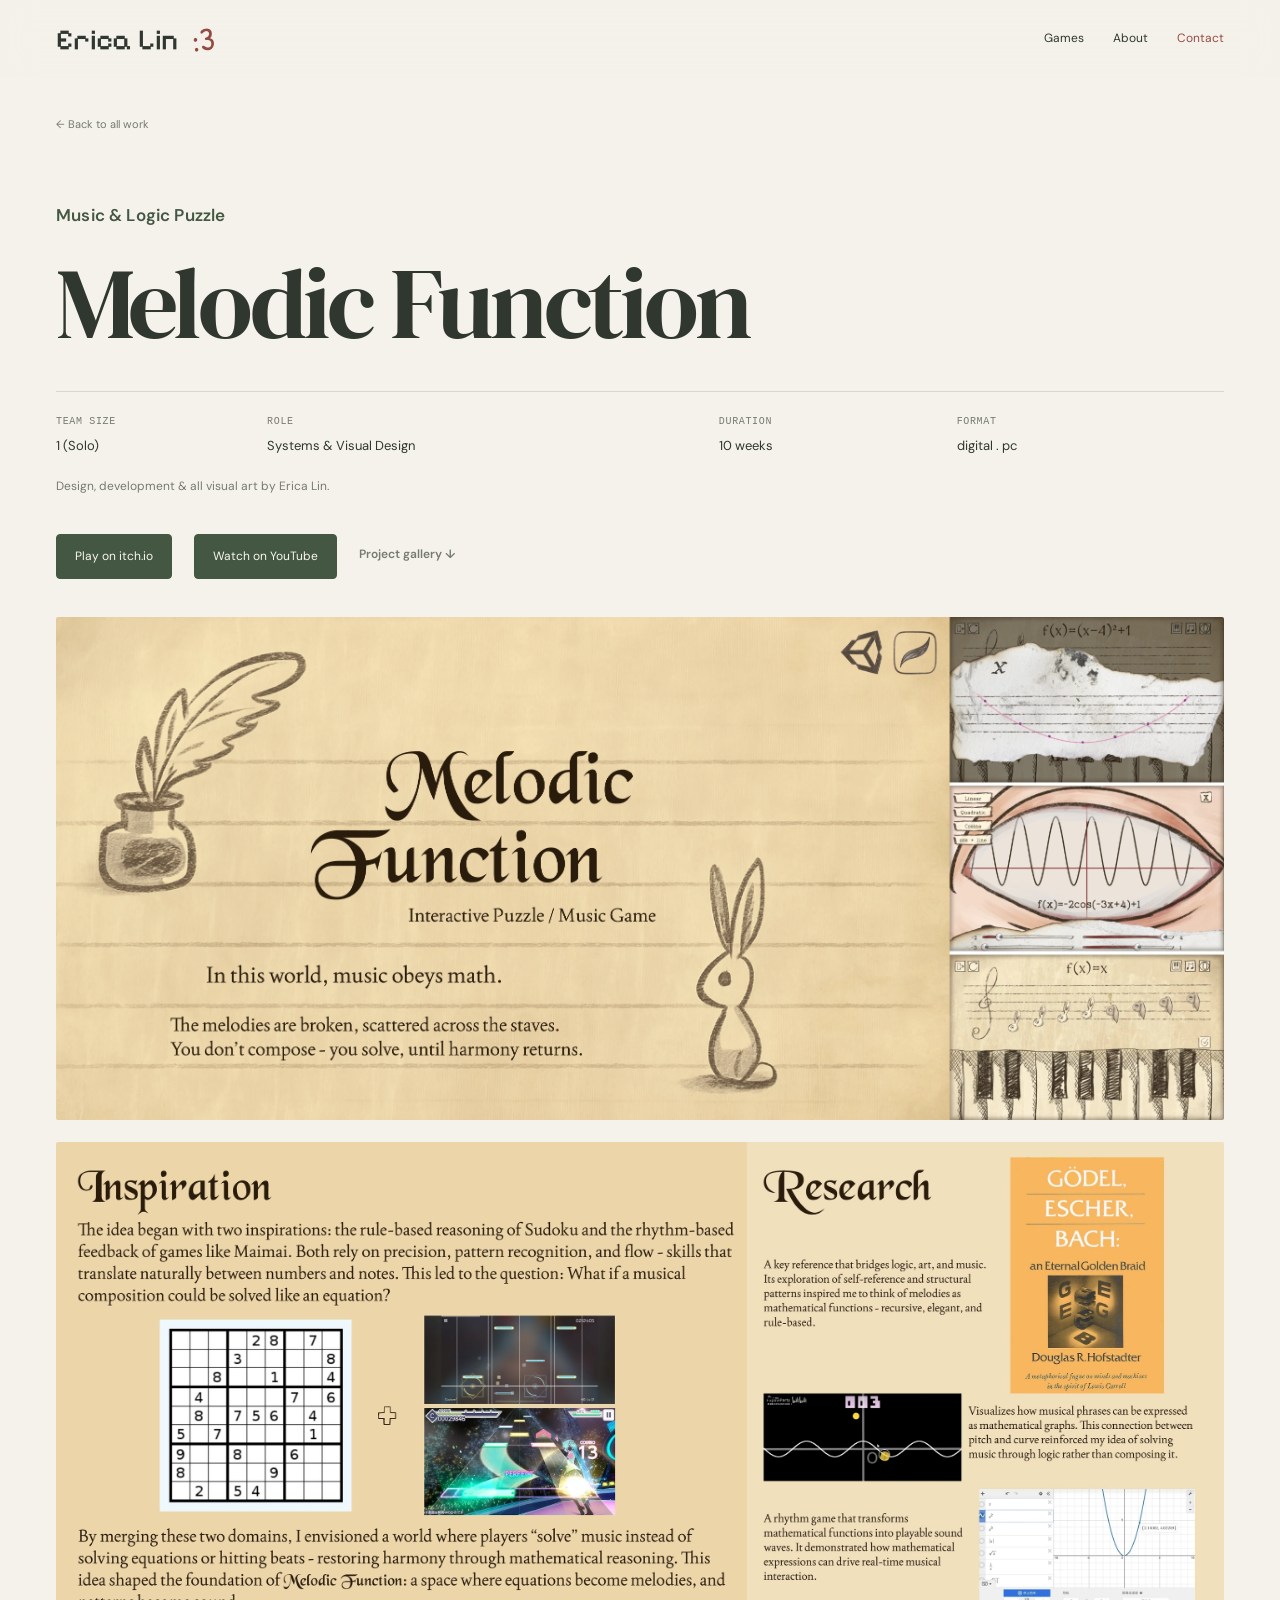
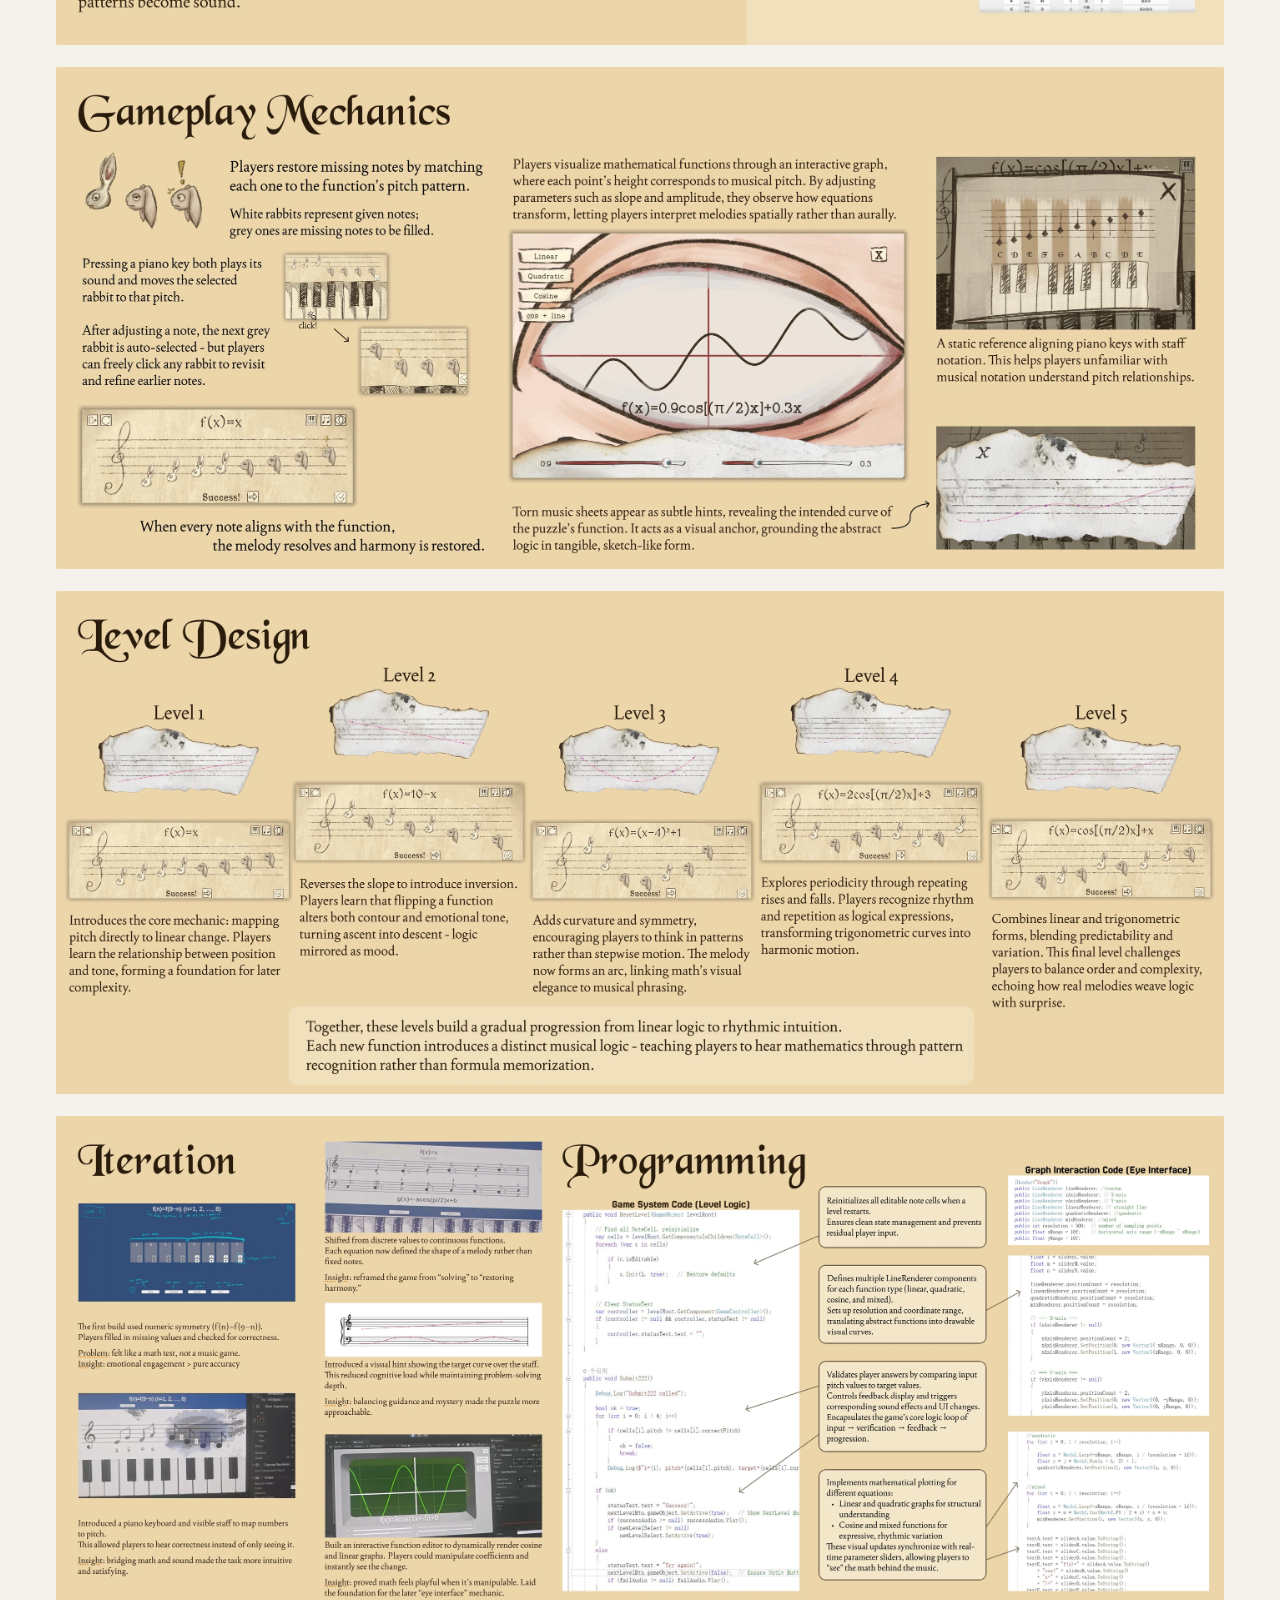
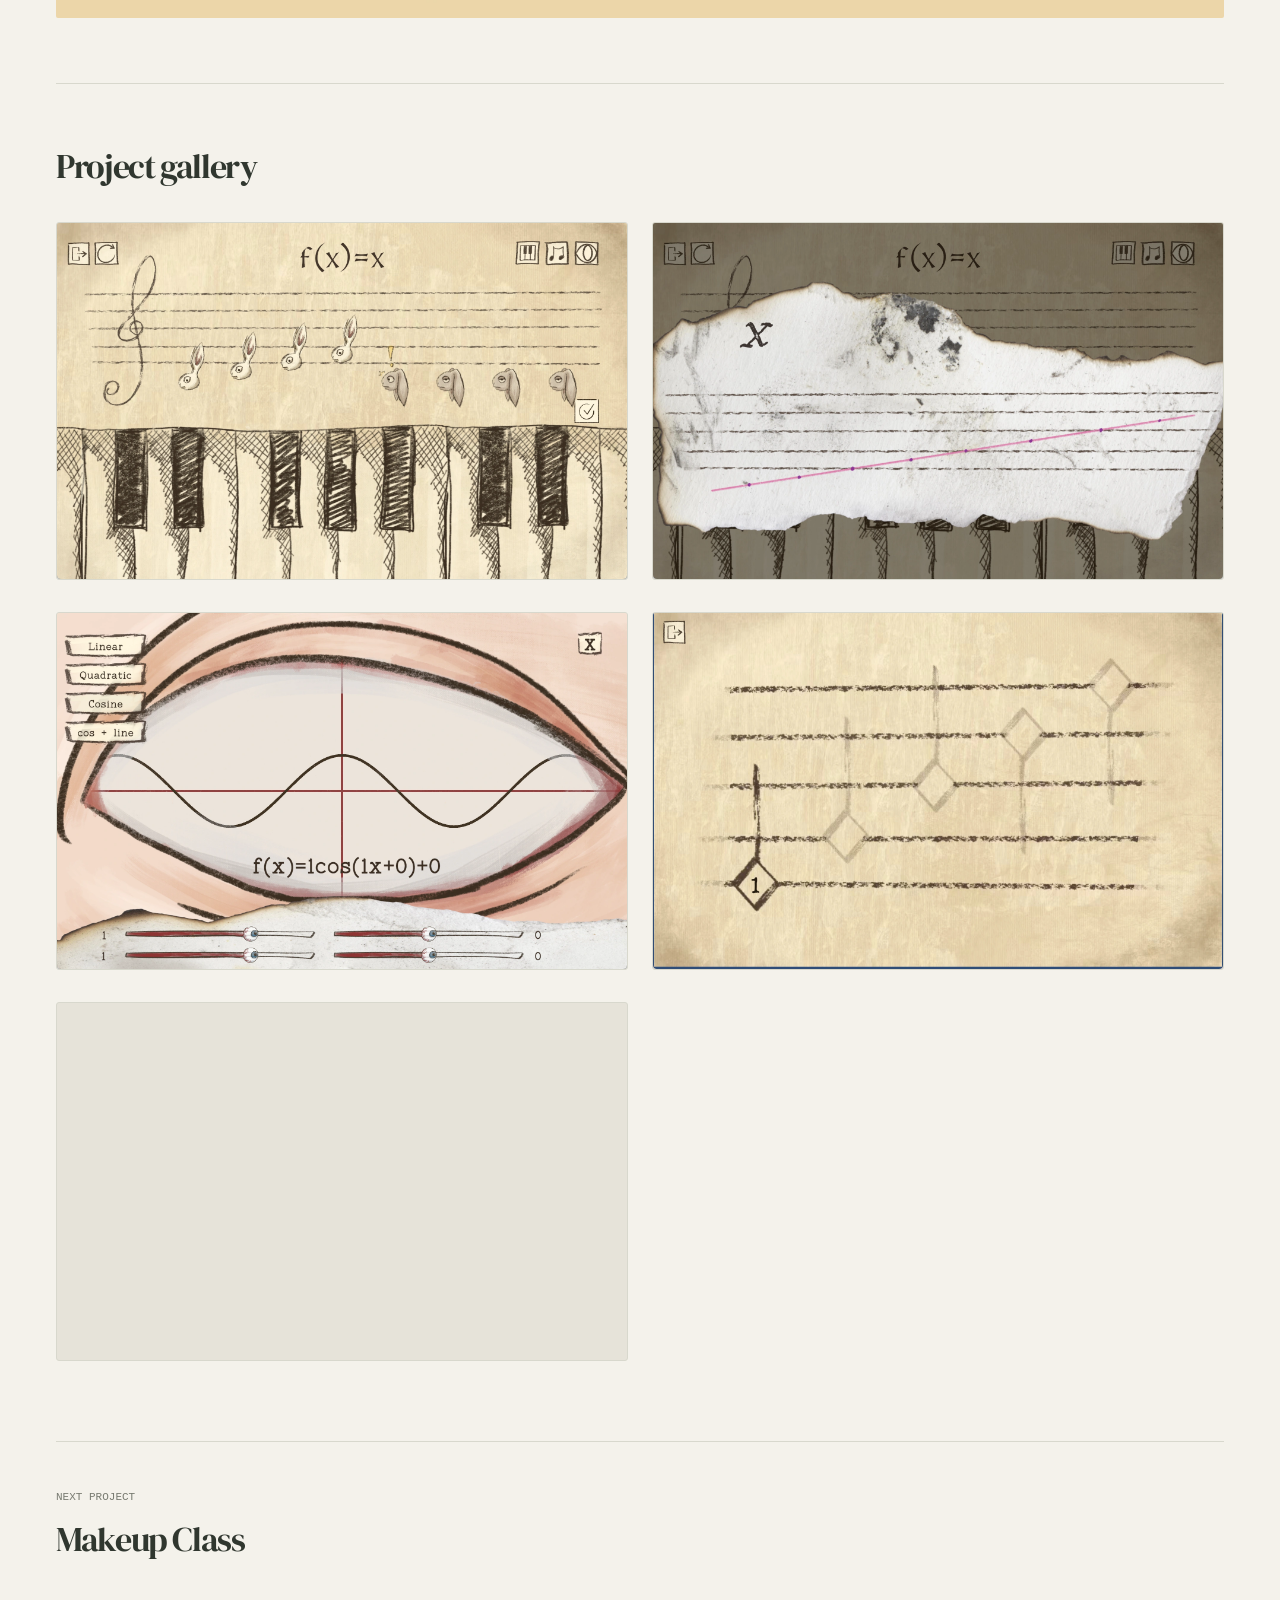
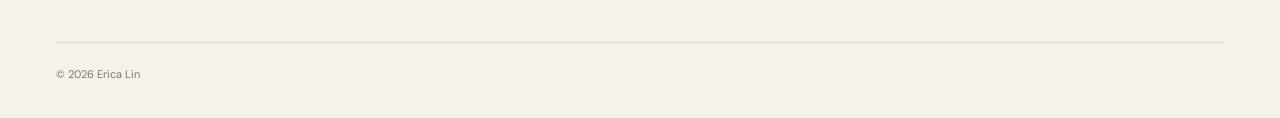
<file: projects/melodic-function.html>
<!doctype html><html lang="en"><head><meta charset="utf-8"><meta name="viewport" content="width=device-width,initial-scale=1"><meta name="theme-color" content="#f4f2eb"><title>Melodic Function — Erica Lin</title><meta name="description" content="In this world, music obeys math."><meta property="og:title" content="Melodic Function — Erica Lin"><meta property="og:description" content="In this world, music obeys math."><meta property="og:type" content="website"><link rel="icon" href="../favicon.ico?v=4" sizes="any"><link rel="icon" type="image/png" sizes="32x32" href="../favicon-32.png?v=4"><link rel="icon" type="image/svg+xml" href="../favicon.svg?v=4"><link rel="apple-touch-icon" sizes="180x180" href="../apple-touch-icon.png?v=4"><meta name="apple-mobile-web-app-title" content="Erica Lin"><link rel="stylesheet" href="../styles.css?v=2"><link rel="stylesheet" href="../studio.css?v=27"><script src="../app.js?v=6" defer></script></head><body><a class="skip" href="#main">Skip to content</a><header class="site-header"><div class="wrap header-inner"><a class="brand" href="../index.html" aria-label="Erica Lin — home"><span class="brand-name">Erica Lin</span> <span class="brand-face" aria-hidden="true"><span>:</span><span>3</span></span></a><nav class="nav" aria-label="Main navigation"><a href="../index.html#work">Games</a><a href="../index.html#about">About</a><a class="nav-contact" href="../index.html#contact">Contact</a></nav></div></header><main id="main" class="wrap visual-project"><a class="breadcrumb" href="../index.html#work">← Back to all work</a><header class="project-header"><p class="eyebrow">Music &amp; Logic Puzzle</p><h1>Melodic Function</h1><dl class="meta"><div><dt>Team Size</dt><dd>1 (Solo)</dd></div><div><dt>Role</dt><dd>Systems &amp; Visual Design</dd></div><div><dt>Duration</dt><dd>10 weeks</dd></div><div><dt>Format</dt><dd>digital . pc</dd></div></dl><p class="project-authorship">Design, development &amp; all visual art by Erica Lin.</p></header><nav class="project-actions" aria-label="Project links"><a class="button" href="https://ericalin.itch.io/melodic-function" target="_blank" rel="noopener noreferrer">Play on itch.io</a><a class="button" href="https://www.youtube.com/watch?v=5aR3yCGDM5s" target="_blank" rel="noopener noreferrer">Watch on YouTube</a><a class="text-link" href="#gallery">Project gallery ↓</a></nav><section class="portfolio-pages" id="portfolio" aria-label="Melodic Function design portfolio"><figure><button type="button" data-lightbox="../assets/images/melodic-function-1.webp" data-image-group="portfolio" data-caption="Melodic Function — design portfolio, page 1." aria-label="Enlarge design portfolio page 1"><img src="../assets/images/melodic-function-1.webp" alt="Melodic Function design portfolio — Project overview." loading="eager" decoding="async"></button></figure><figure><button type="button" data-lightbox="../assets/images/melodic-function-2.webp" data-image-group="portfolio" data-caption="Melodic Function — design portfolio, page 2." aria-label="Enlarge design portfolio page 2"><img src="../assets/images/melodic-function-2.webp" alt="Melodic Function design portfolio — Original design documentation — 2." loading="lazy" decoding="async"></button></figure><figure><button type="button" data-lightbox="../assets/images/melodic-function-3.webp" data-image-group="portfolio" data-caption="Melodic Function — design portfolio, page 3." aria-label="Enlarge design portfolio page 3"><img src="../assets/images/melodic-function-3.webp" alt="Melodic Function design portfolio — Original design documentation — 3." loading="lazy" decoding="async"></button></figure><figure><button type="button" data-lightbox="../assets/images/melodic-function-4.webp" data-image-group="portfolio" data-caption="Melodic Function — design portfolio, page 4." aria-label="Enlarge design portfolio page 4"><img src="../assets/images/melodic-function-4.webp" alt="Melodic Function design portfolio — Original design documentation — 4." loading="lazy" decoding="async"></button></figure><figure><button type="button" data-lightbox="../assets/images/melodic-function-5.webp" data-image-group="portfolio" data-caption="Melodic Function — design portfolio, page 5." aria-label="Enlarge design portfolio page 5"><img src="../assets/images/melodic-function-5.webp" alt="Melodic Function design portfolio — Original design documentation — 5." loading="lazy" decoding="async"></button></figure></section><section class="gallery-section" id="gallery" aria-labelledby="gallery-title"><h2 id="gallery-title">Project gallery</h2><div class="gallery"><figure><button type="button" data-lightbox="../assets/images/melodic-function-gameplay-01.webp" data-caption="The musical staff and hand-drawn piano." aria-label="Enlarge: The musical staff and hand-drawn piano."><img src="../assets/images/melodic-function-gameplay-01.webp" alt="The musical staff and hand-drawn piano." loading="lazy" decoding="async"></button></figure><figure><button type="button" data-lightbox="../assets/images/melodic-function-gameplay-02.webp" data-caption="Finding the function behind a melody." aria-label="Enlarge: Finding the function behind a melody."><img src="../assets/images/melodic-function-gameplay-02.webp" alt="Finding the function behind a melody." loading="lazy" decoding="async"></button></figure><figure><button type="button" data-lightbox="../assets/images/melodic-function-gameplay-03.webp" data-caption="Adjusting mathematical functions." aria-label="Enlarge: Adjusting mathematical functions."><img src="../assets/images/melodic-function-gameplay-03.webp" alt="Adjusting mathematical functions." loading="lazy" decoding="async"></button></figure><figure><button type="button" data-lightbox="../assets/images/melodic-function-gameplay-04.webp" data-caption="Progression through the musical world." aria-label="Enlarge: Progression through the musical world."><img src="../assets/images/melodic-function-gameplay-04.webp" alt="Progression through the musical world." loading="lazy" decoding="async"></button></figure><figure><button type="button" data-lightbox="../assets/images/melodic-function-gameplay-05.webp" data-caption="Original credits and hand-drawn artwork." aria-label="Enlarge: Original credits and hand-drawn artwork."><img src="../assets/images/melodic-function-gameplay-05.webp" alt="Original credits and hand-drawn artwork." loading="lazy" decoding="async"></button></figure></div></section><a class="next-project" href="makeup-class.html"><div><span class="label">NEXT PROJECT</span><h2>Makeup Class</h2></div></a></main><dialog class="lightbox" id="lightbox" aria-label="Project image viewer" data-zoom="false"><div class="lightbox-top"><p><span data-viewer-label>PROJECT GALLERY</span> · <span data-counter></span></p><button class="close" data-close aria-label="Close image viewer">×</button></div><div class="lightbox-image-wrap"><img class="lightbox-image" alt=""></div><div class="lightbox-bottom"><p data-caption></p><div class="lightbox-controls"><button data-prev aria-label="Previous image">←</button><button data-zoom-toggle aria-pressed="false">Full size</button><button data-next aria-label="Next image">→</button></div></div></dialog><footer class="wrap footer"><span>© 2026 Erica Lin</span></footer></body></html>
</file>
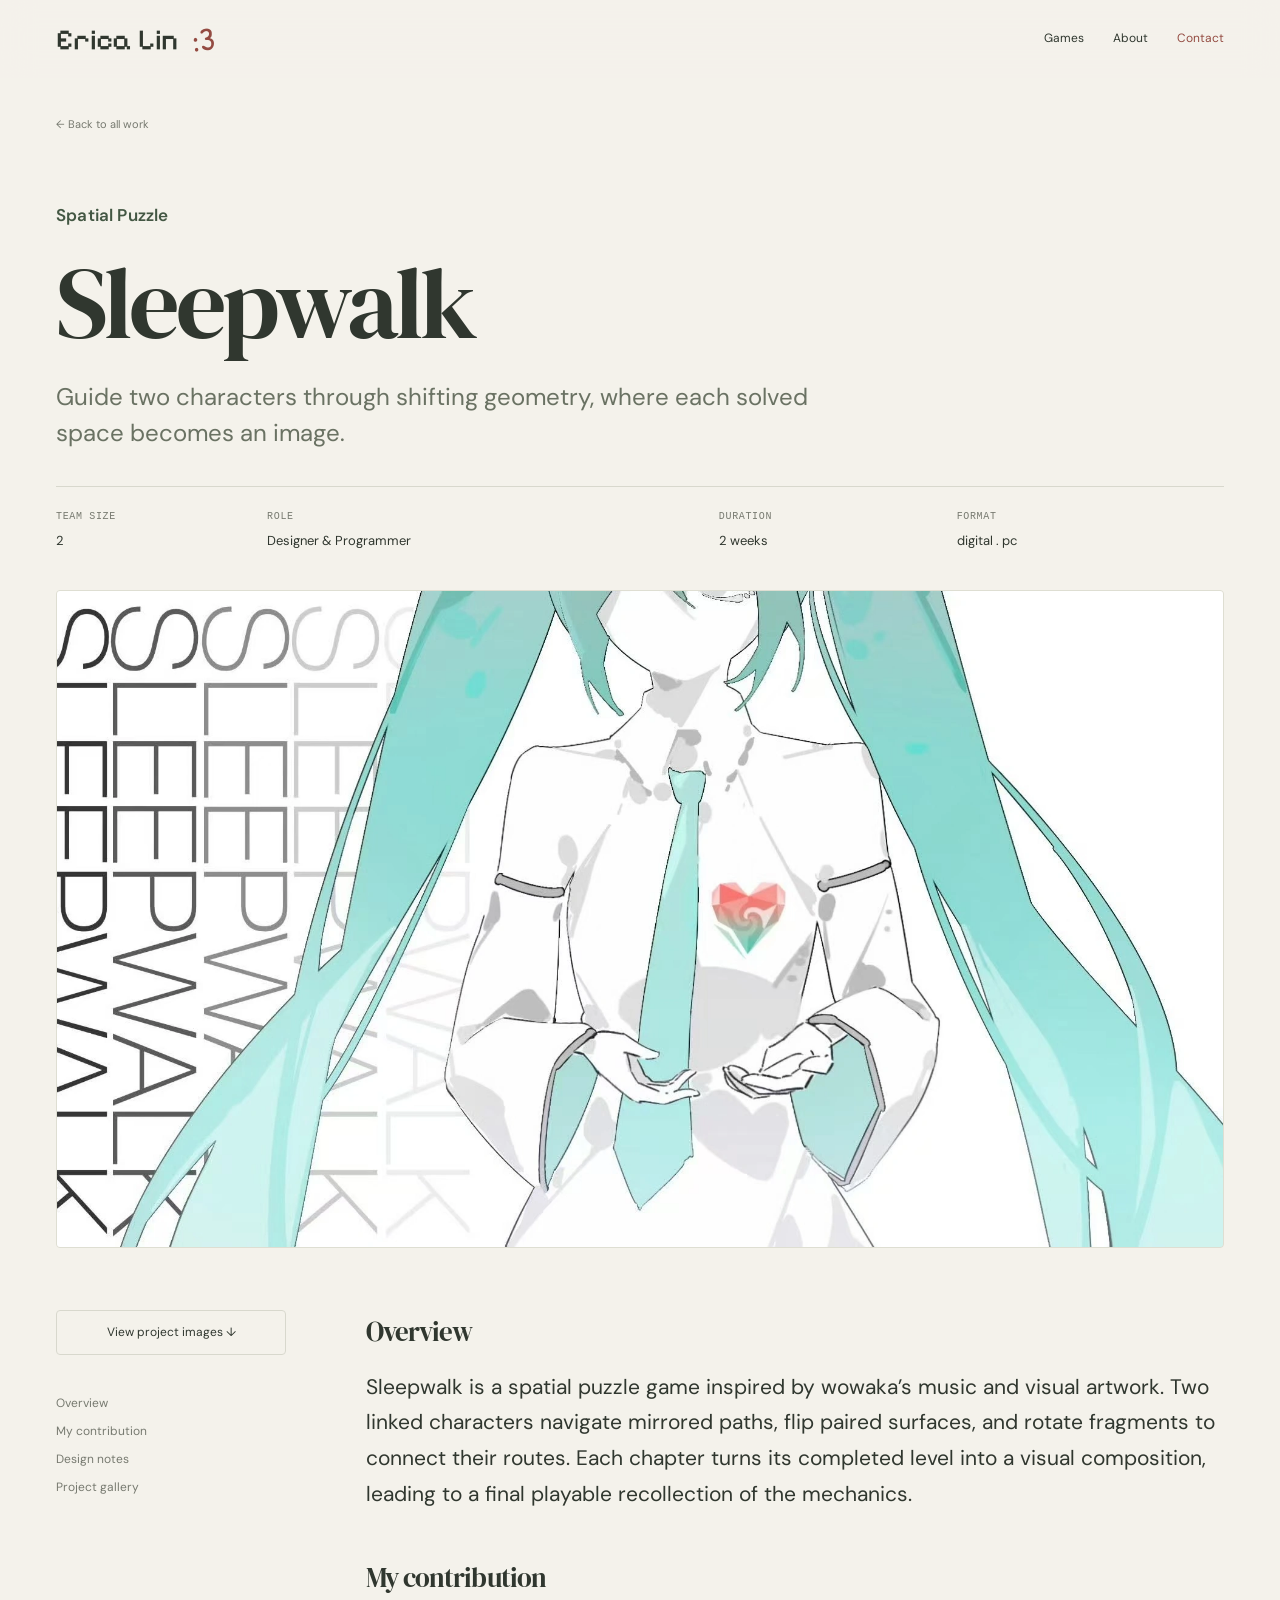
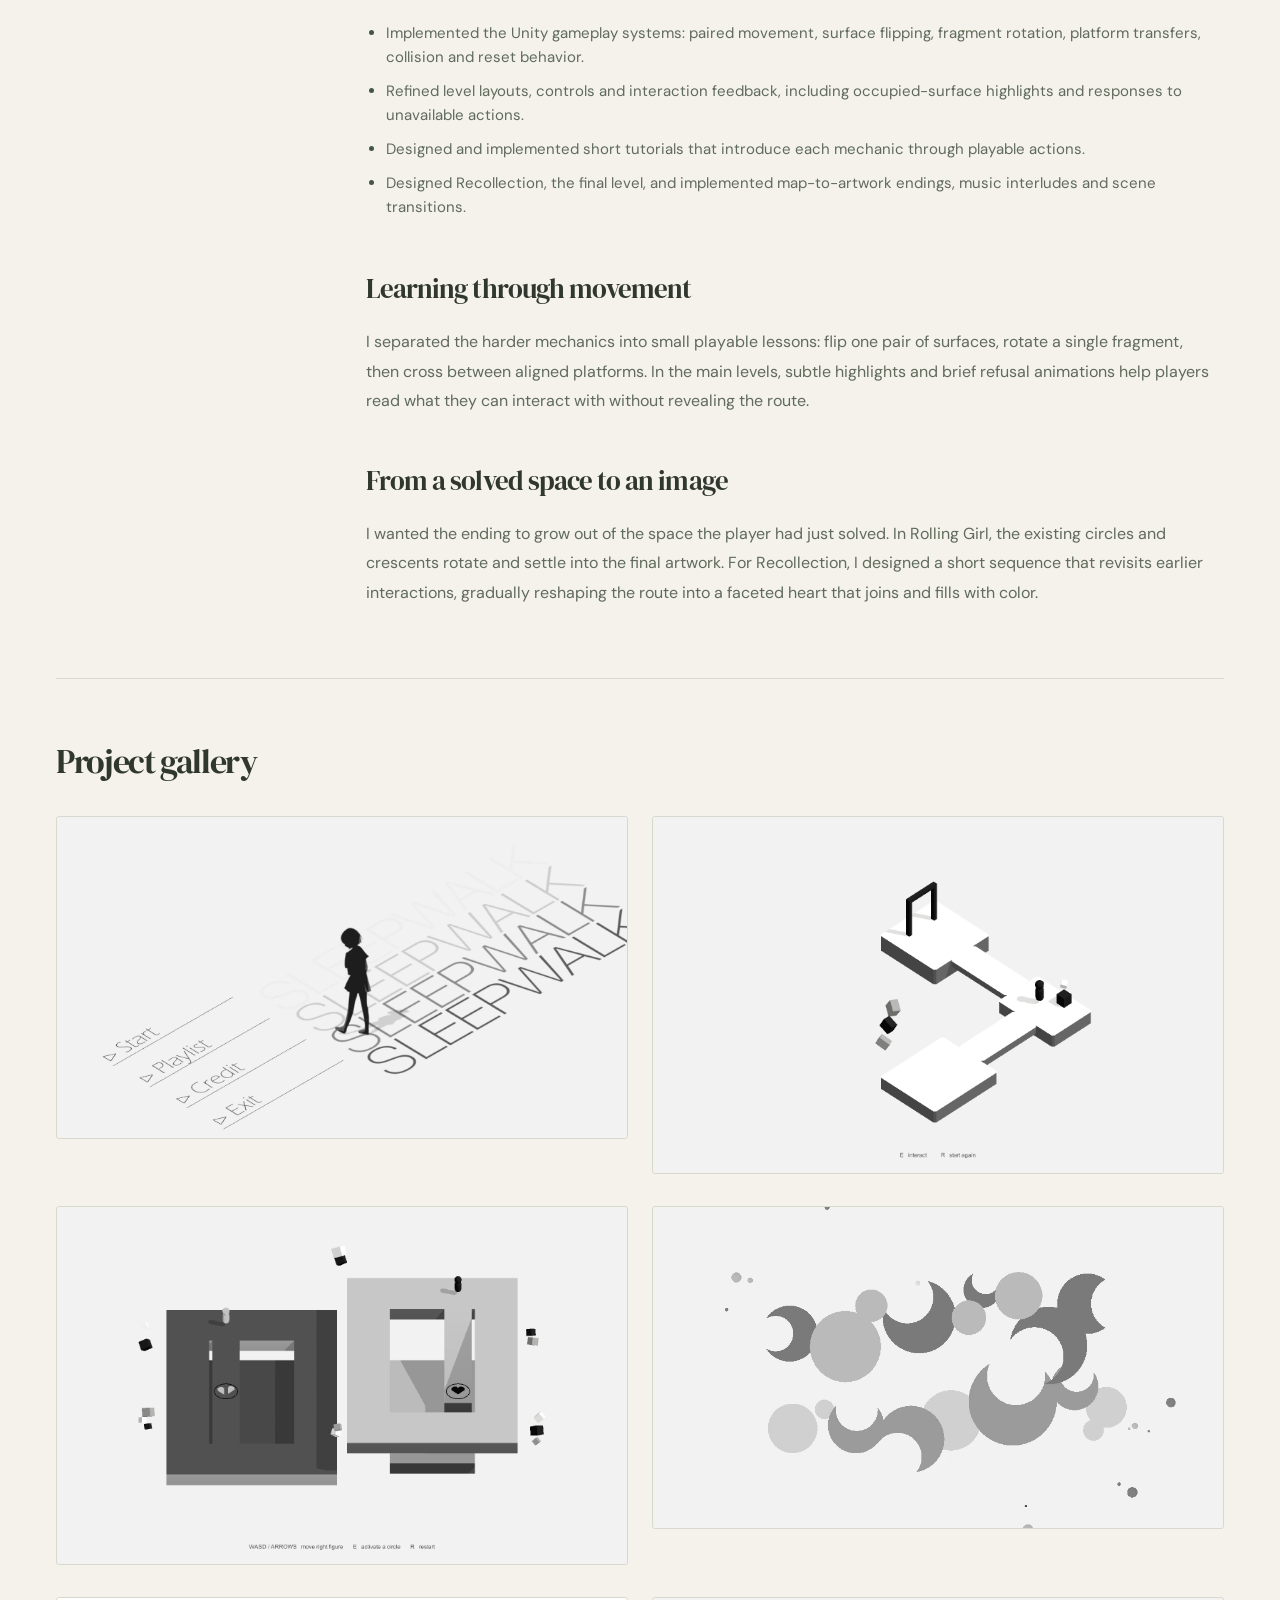
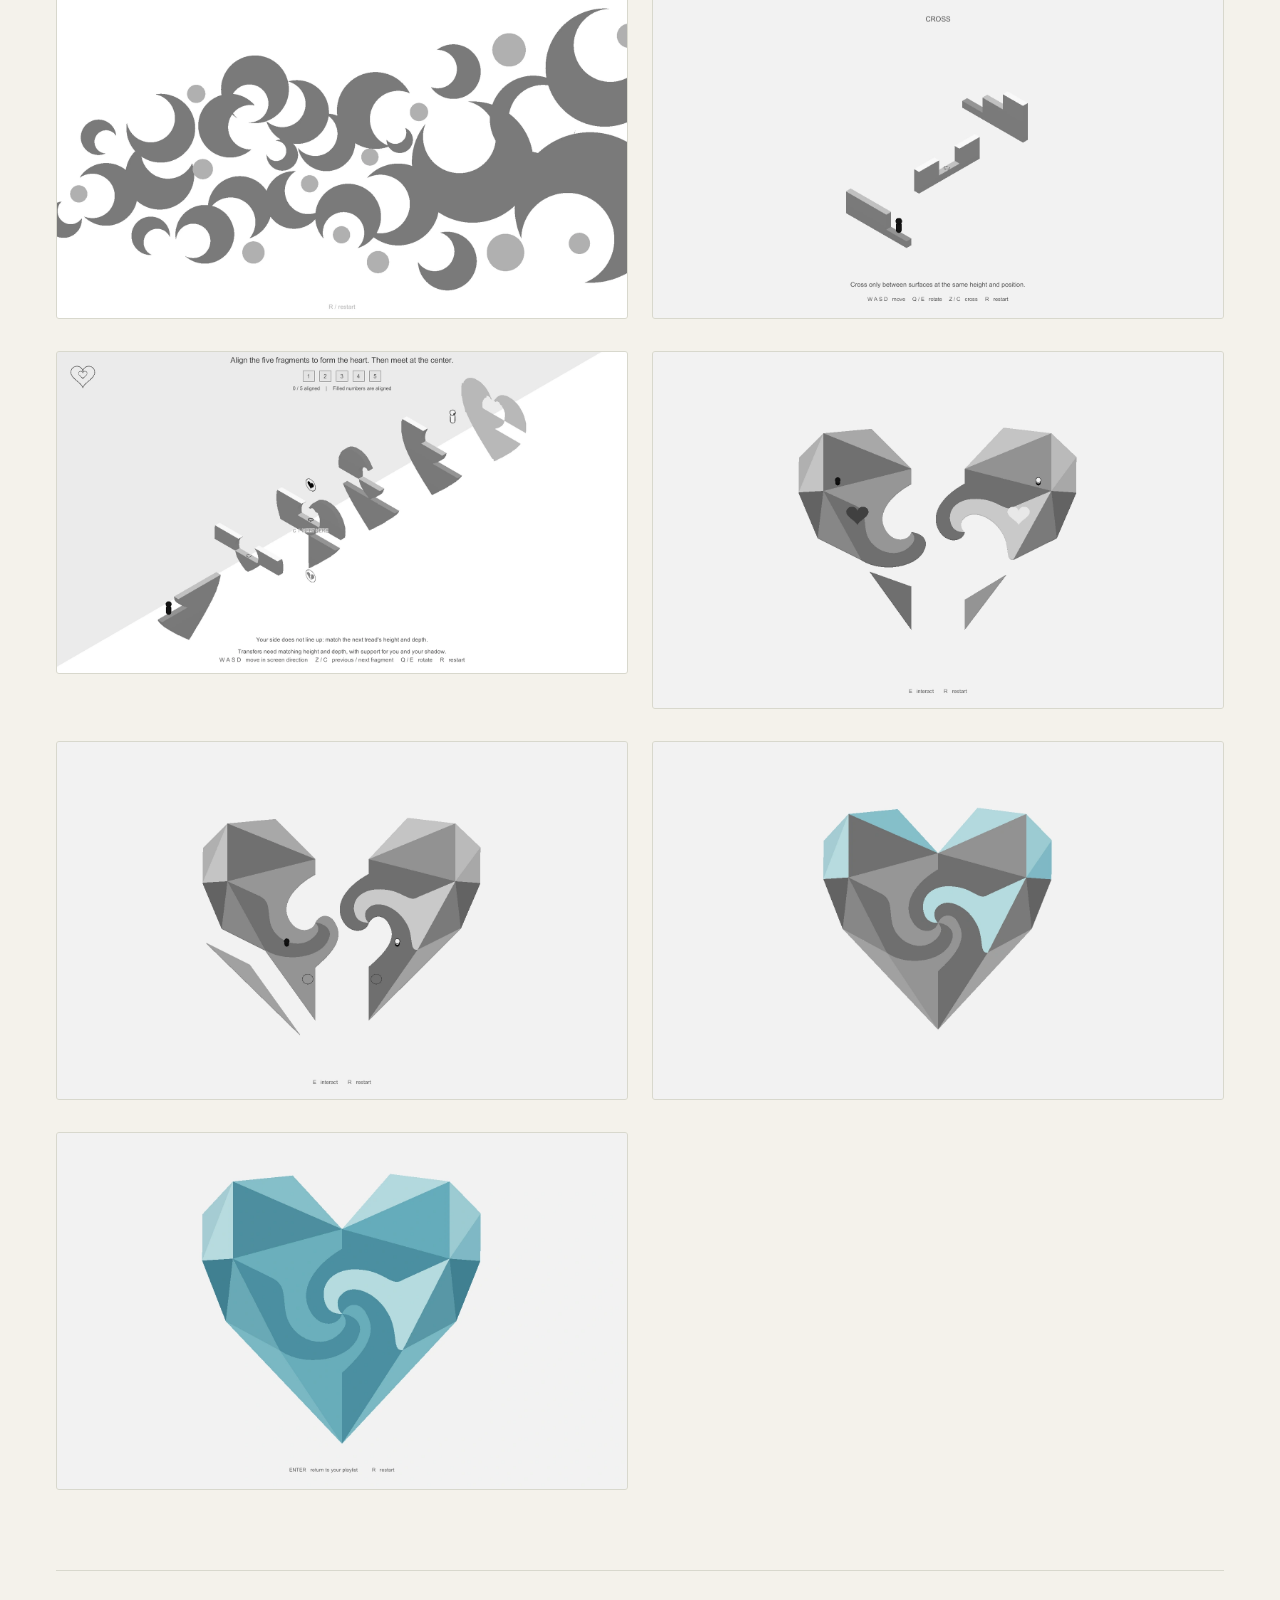
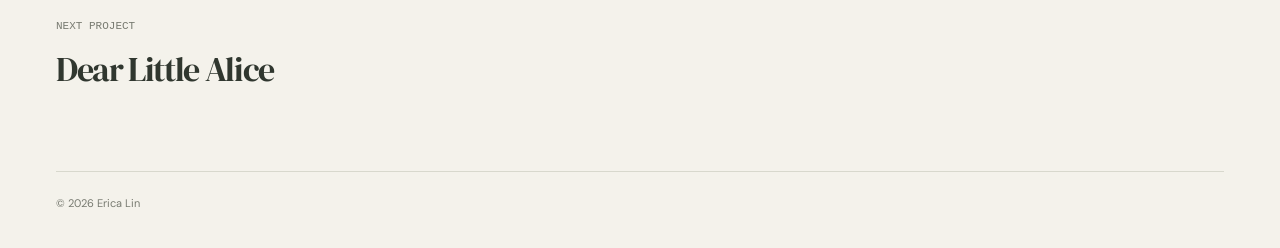
<file: projects/sleepwalk.html>
<!doctype html><html lang="en"><head><meta charset="utf-8"><meta name="viewport" content="width=device-width,initial-scale=1"><meta name="theme-color" content="#f4f2eb"><title>Sleepwalk — Erica Lin</title><meta name="description" content="Guide two characters through shifting geometry, where each solved space becomes an image."><meta property="og:title" content="Sleepwalk — Erica Lin"><meta property="og:description" content="Guide two characters through shifting geometry, where each solved space becomes an image."><meta property="og:type" content="website"><link rel="icon" href="../favicon.ico?v=4" sizes="any"><link rel="icon" type="image/png" sizes="32x32" href="../favicon-32.png?v=4"><link rel="icon" type="image/svg+xml" href="../favicon.svg?v=4"><link rel="apple-touch-icon" sizes="180x180" href="../apple-touch-icon.png?v=4"><meta name="apple-mobile-web-app-title" content="Erica Lin"><link rel="stylesheet" href="../styles.css?v=2"><link rel="stylesheet" href="../studio.css?v=27"><script src="../app.js?v=6" defer></script></head><body><a class="skip" href="#main">Skip to content</a><header class="site-header"><div class="wrap header-inner"><a class="brand" href="../index.html" aria-label="Erica Lin — home"><span class="brand-name">Erica Lin</span> <span class="brand-face" aria-hidden="true"><span>:</span><span>3</span></span></a><nav class="nav" aria-label="Main navigation"><a href="../index.html#work">Games</a><a href="../index.html#about">About</a><a class="nav-contact" href="../index.html#contact">Contact</a></nav></div></header><main id="main" class="wrap"><a class="breadcrumb" href="../index.html#work">← Back to all work</a><header class="project-header"><p class="eyebrow">Spatial Puzzle</p><h1>Sleepwalk</h1><p class="project-deck">Guide two characters through shifting geometry, where each solved space becomes an image.</p><dl class="meta"><div><dt>Team Size</dt><dd>2</dd></div><div><dt>Role</dt><dd>Designer &amp; Programmer</dd></div><div><dt>Duration</dt><dd>2 weeks</dd></div><div><dt>Format</dt><dd>digital . pc</dd></div></dl></header><div class="project-cover"><img src="../assets/images/sleepwalk-cover-v4.webp" alt="Sleepwalk cover: a turquoise-haired figure with a faceted heart and repeated Sleepwalk lettering." fetchpriority="high"></div><div class="project-body"><aside class="project-sidebar" aria-label="Project links"><a class="button secondary" href="#gallery">View project images ↓</a><nav class="contents-links" aria-label="On this page"><a href="#overview">Overview</a><a href="#contribution">My contribution</a><a href="#process">Design notes</a><a href="#gallery">Project gallery</a></nav></aside><div class="project-copy"><section id="overview"><h2>Overview</h2><p class="lead">Sleepwalk is a spatial puzzle game inspired by wowaka’s music and visual artwork. Two linked characters navigate mirrored paths, flip paired surfaces, and rotate fragments to connect their routes. Each chapter turns its completed level into a visual composition, leading to a final playable recollection of the mechanics.</p></section><section id="contribution"><h2>My contribution</h2><ul class="contributions"><li>Implemented the Unity gameplay systems: paired movement, surface flipping, fragment rotation, platform transfers, collision and reset behavior.</li><li>Refined level layouts, controls and interaction feedback, including occupied-surface highlights and responses to unavailable actions.</li><li>Designed and implemented short tutorials that introduce each mechanic through playable actions.</li><li>Designed Recollection, the final level, and implemented map-to-artwork endings, music interludes and scene transitions.</li></ul></section><section id="process"><h2>Learning through movement</h2><p>I separated the harder mechanics into small playable lessons: flip one pair of surfaces, rotate a single fragment, then cross between aligned platforms. In the main levels, subtle highlights and brief refusal animations help players read what they can interact with without revealing the route.</p></section><section><h2>From a solved space to an image</h2><p>I wanted the ending to grow out of the space the player had just solved. In Rolling Girl, the existing circles and crescents rotate and settle into the final artwork. For Recollection, I designed a short sequence that revisits earlier interactions, gradually reshaping the route into a faceted heart that joins and fills with color.</p></section></div></div><section class="gallery-section" id="gallery" aria-labelledby="gallery-title"><h2 id="gallery-title">Project gallery</h2><div class="gallery"><figure><button type="button" data-lightbox="../assets/images/sleepwalk-game-cover-20261106.webp" data-caption="Sleepwalk’s in-game cover and main menu." aria-label="Enlarge: Sleepwalk’s in-game cover and main menu."><img src="../assets/images/sleepwalk-game-cover-20261106.webp" alt="Sleepwalk’s in-game cover and main menu." loading="lazy" decoding="async"></button></figure><figure><button type="button" data-lightbox="../assets/images/sleepwalk-foundation-bridge.webp" data-caption="Foundation: activating the station creates a bridge for the paired characters." aria-label="Enlarge: Foundation: activating the station creates a bridge for the paired characters."><img src="../assets/images/sleepwalk-foundation-bridge.webp" alt="Foundation: activating the station creates a bridge for the paired characters." loading="lazy" decoding="async"></button></figure><figure><button type="button" data-lightbox="../assets/images/sleepwalk-mirror-turn.webp" data-caption="Reflection: turning paired geometry opens a route through mirrored spaces." aria-label="Enlarge: Reflection: turning paired geometry opens a route through mirrored spaces."><img src="../assets/images/sleepwalk-mirror-turn.webp" alt="Reflection: turning paired geometry opens a route through mirrored spaces." loading="lazy" decoding="async"></button></figure><figure><button type="button" data-lightbox="../assets/images/sleepwalk-rolling-route.webp" data-caption="Rolling Girl: paired characters navigate the circular and crescent-shaped surfaces." aria-label="Enlarge: Rolling Girl: paired characters navigate the circular and crescent-shaped surfaces."><img src="../assets/images/sleepwalk-rolling-route.webp" alt="Rolling Girl: paired characters navigate the circular and crescent-shaped surfaces." loading="lazy" decoding="async"></button></figure><figure><button type="button" data-lightbox="../assets/images/sleepwalk-rolling-finale.webp" data-caption="Rolling Girl: the completed map settles into its final composition." aria-label="Enlarge: Rolling Girl: the completed map settles into its final composition."><img src="../assets/images/sleepwalk-rolling-finale.webp" alt="Rolling Girl: the completed map settles into its final composition." loading="lazy" decoding="async"></button></figure><figure><button type="button" data-lightbox="../assets/images/sleepwalk-cross-tutorial.webp" data-caption="Cross tutorial: learning to transfer between aligned platforms." aria-label="Enlarge: Cross tutorial: learning to transfer between aligned platforms."><img src="../assets/images/sleepwalk-cross-tutorial.webp" alt="Cross tutorial: learning to transfer between aligned platforms." loading="lazy" decoding="async"></button></figure><figure><button type="button" data-lightbox="../assets/images/sleepwalk-refrain-route.webp" data-caption="Unhappy Refrain: rotating fragments at different heights to connect both routes." aria-label="Enlarge: Unhappy Refrain: rotating fragments at different heights to connect both routes."><img src="../assets/images/sleepwalk-refrain-route.webp" alt="Unhappy Refrain: rotating fragments at different heights to connect both routes." loading="lazy" decoding="async"></button></figure><figure><button type="button" data-lightbox="../assets/images/sleepwalk-recollection-ribbons-20261106.webp" data-caption="Recollection: paired characters navigate the curved platforms and lower triangular fragments." aria-label="Enlarge: Recollection: paired characters navigate the curved platforms and lower triangular fragments."><img src="../assets/images/sleepwalk-recollection-ribbons-20261106.webp" alt="Recollection: paired characters navigate the curved platforms and lower triangular fragments." loading="lazy" decoding="async"></button></figure><figure><button type="button" data-lightbox="../assets/images/sleepwalk-recollection-joining-20261106.webp" data-caption="Recollection: the completed split heart before the final joining." aria-label="Enlarge: Recollection: the completed split heart before the final joining."><img src="../assets/images/sleepwalk-recollection-joining-20261106.webp" alt="Recollection: the completed split heart before the final joining." loading="lazy" decoding="async"></button></figure><figure><button type="button" data-lightbox="../assets/images/sleepwalk-recollection-color-steps-20261106.webp" data-caption="Recollection: completed color groups during the pause before the next group begins." aria-label="Enlarge: Recollection: completed color groups during the pause before the next group begins."><img src="../assets/images/sleepwalk-recollection-color-steps-20261106.webp" alt="Recollection: completed color groups during the pause before the next group begins." loading="lazy" decoding="async"></button></figure><figure><button type="button" data-lightbox="../assets/images/sleepwalk-recollection-finale-20261106.webp" data-caption="Recollection: the colored heart after the final zoom." aria-label="Enlarge: Recollection: the colored heart after the final zoom."><img src="../assets/images/sleepwalk-recollection-finale-20261106.webp" alt="Recollection: the colored heart after the final zoom." loading="lazy" decoding="async"></button></figure></div></section><a class="next-project" href="dear-little-alice.html"><div><span class="label">NEXT PROJECT</span><h2>Dear Little Alice</h2></div></a></main><dialog class="lightbox" id="lightbox" aria-label="Project image viewer" data-zoom="false"><div class="lightbox-top"><p><span data-viewer-label>PROJECT GALLERY</span> · <span data-counter></span></p><button class="close" data-close aria-label="Close image viewer">×</button></div><div class="lightbox-image-wrap"><img class="lightbox-image" alt=""></div><div class="lightbox-bottom"><p data-caption></p><div class="lightbox-controls"><button data-prev aria-label="Previous image">←</button><button data-zoom-toggle aria-pressed="false">Full size</button><button data-next aria-label="Next image">→</button></div></div></dialog><footer class="wrap footer"><span>© 2026 Erica Lin</span></footer></body></html>
</file>
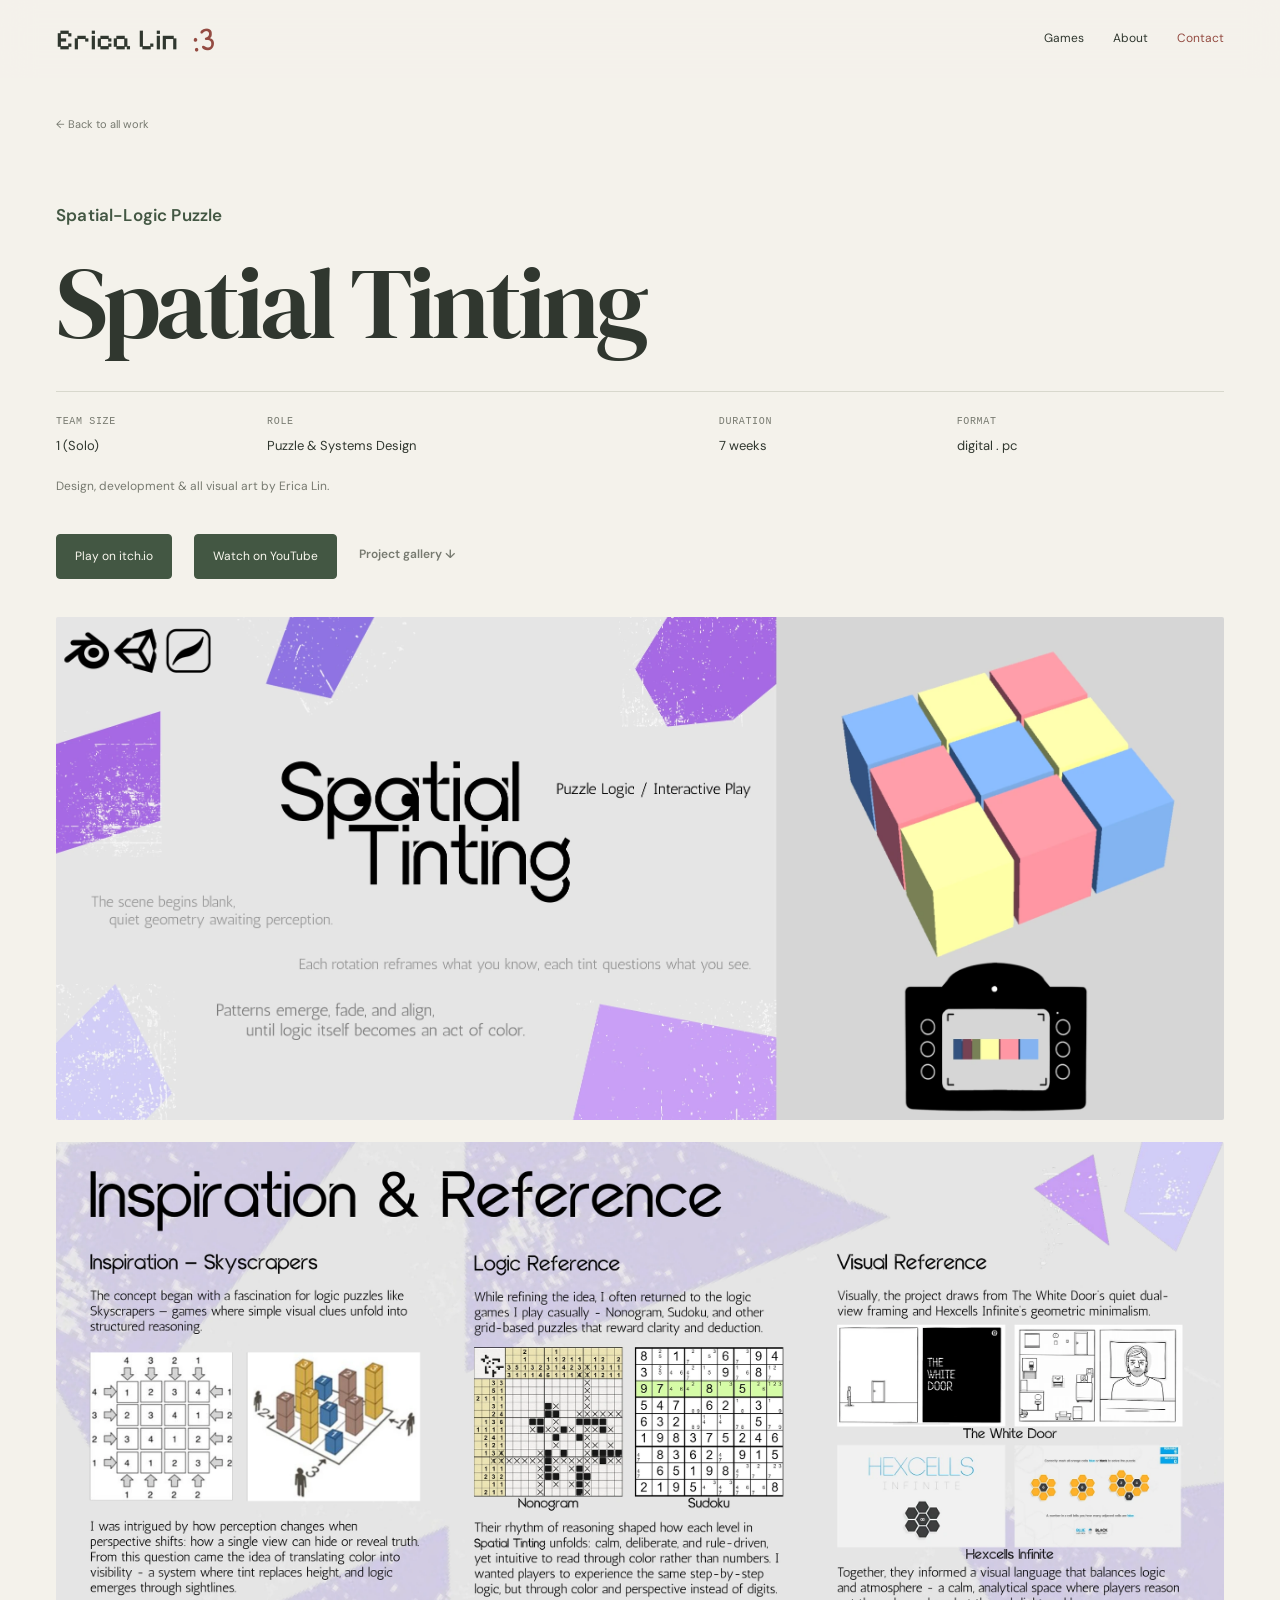
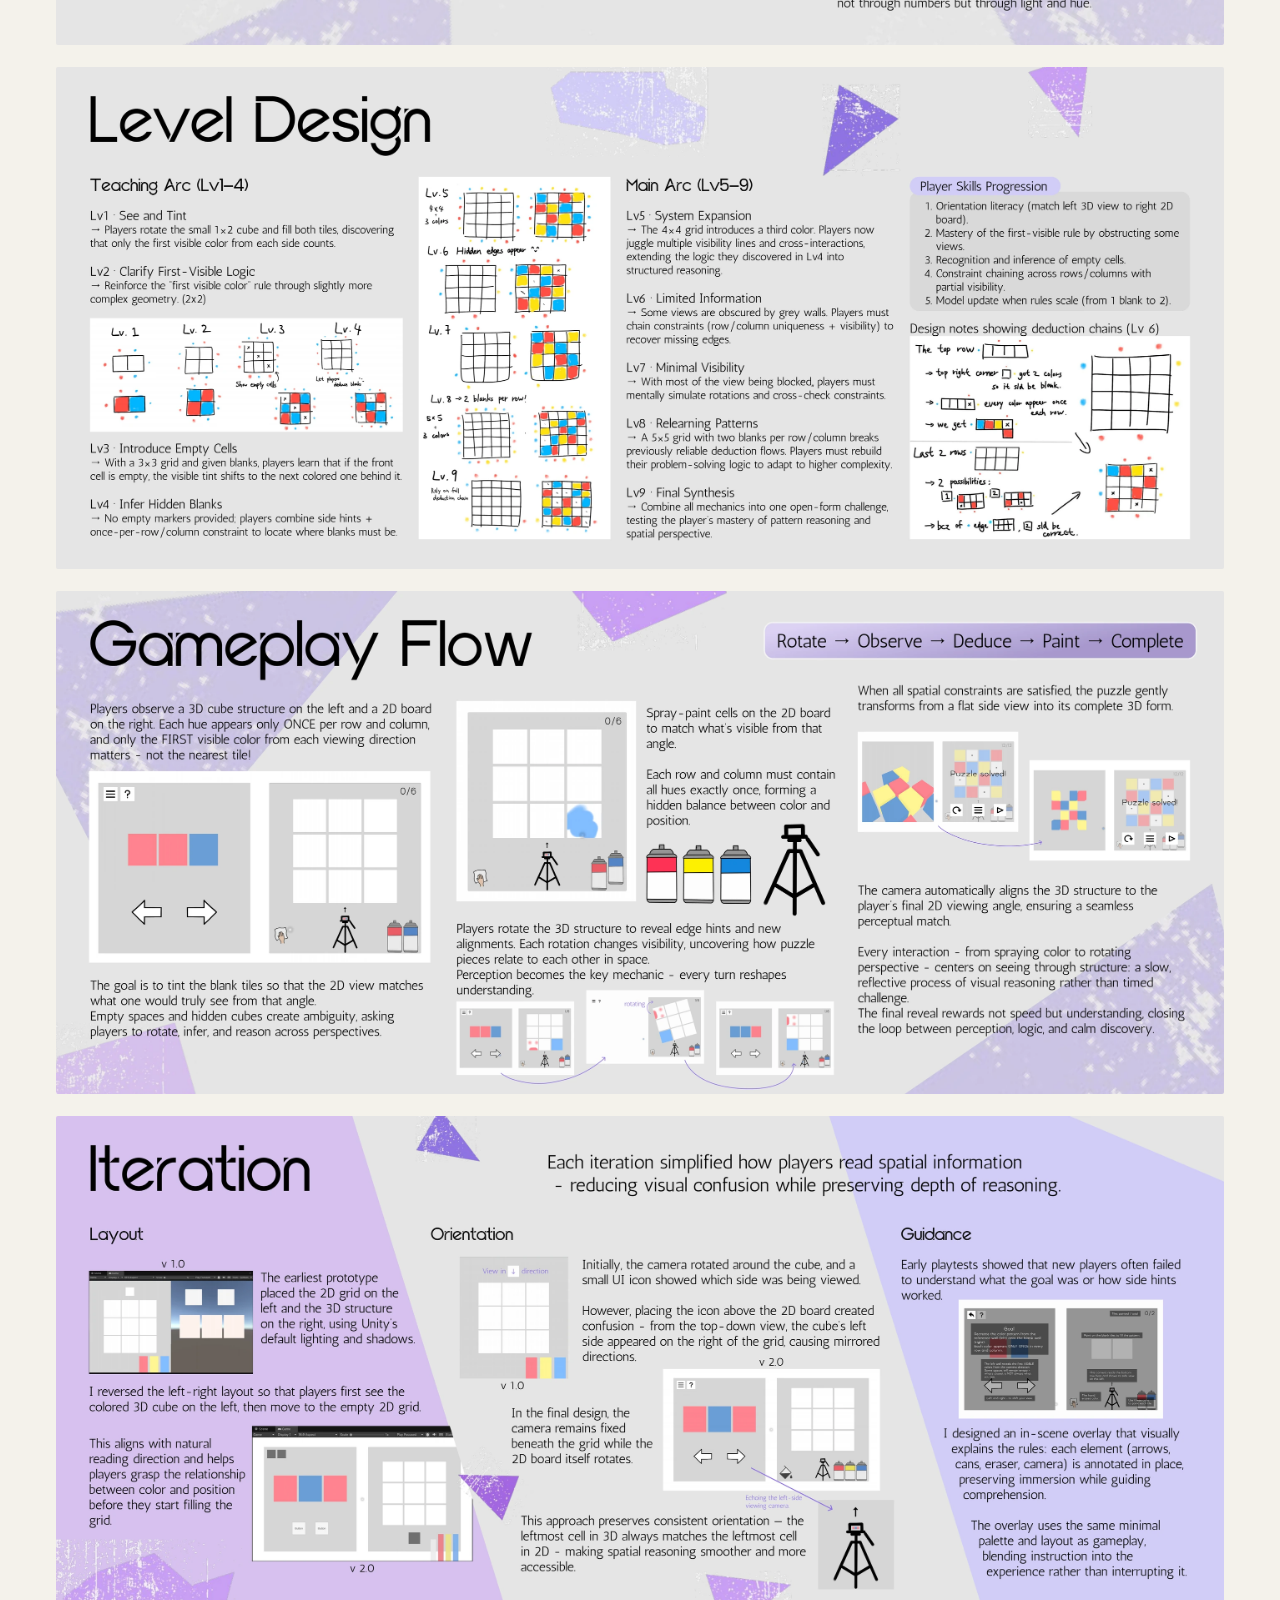
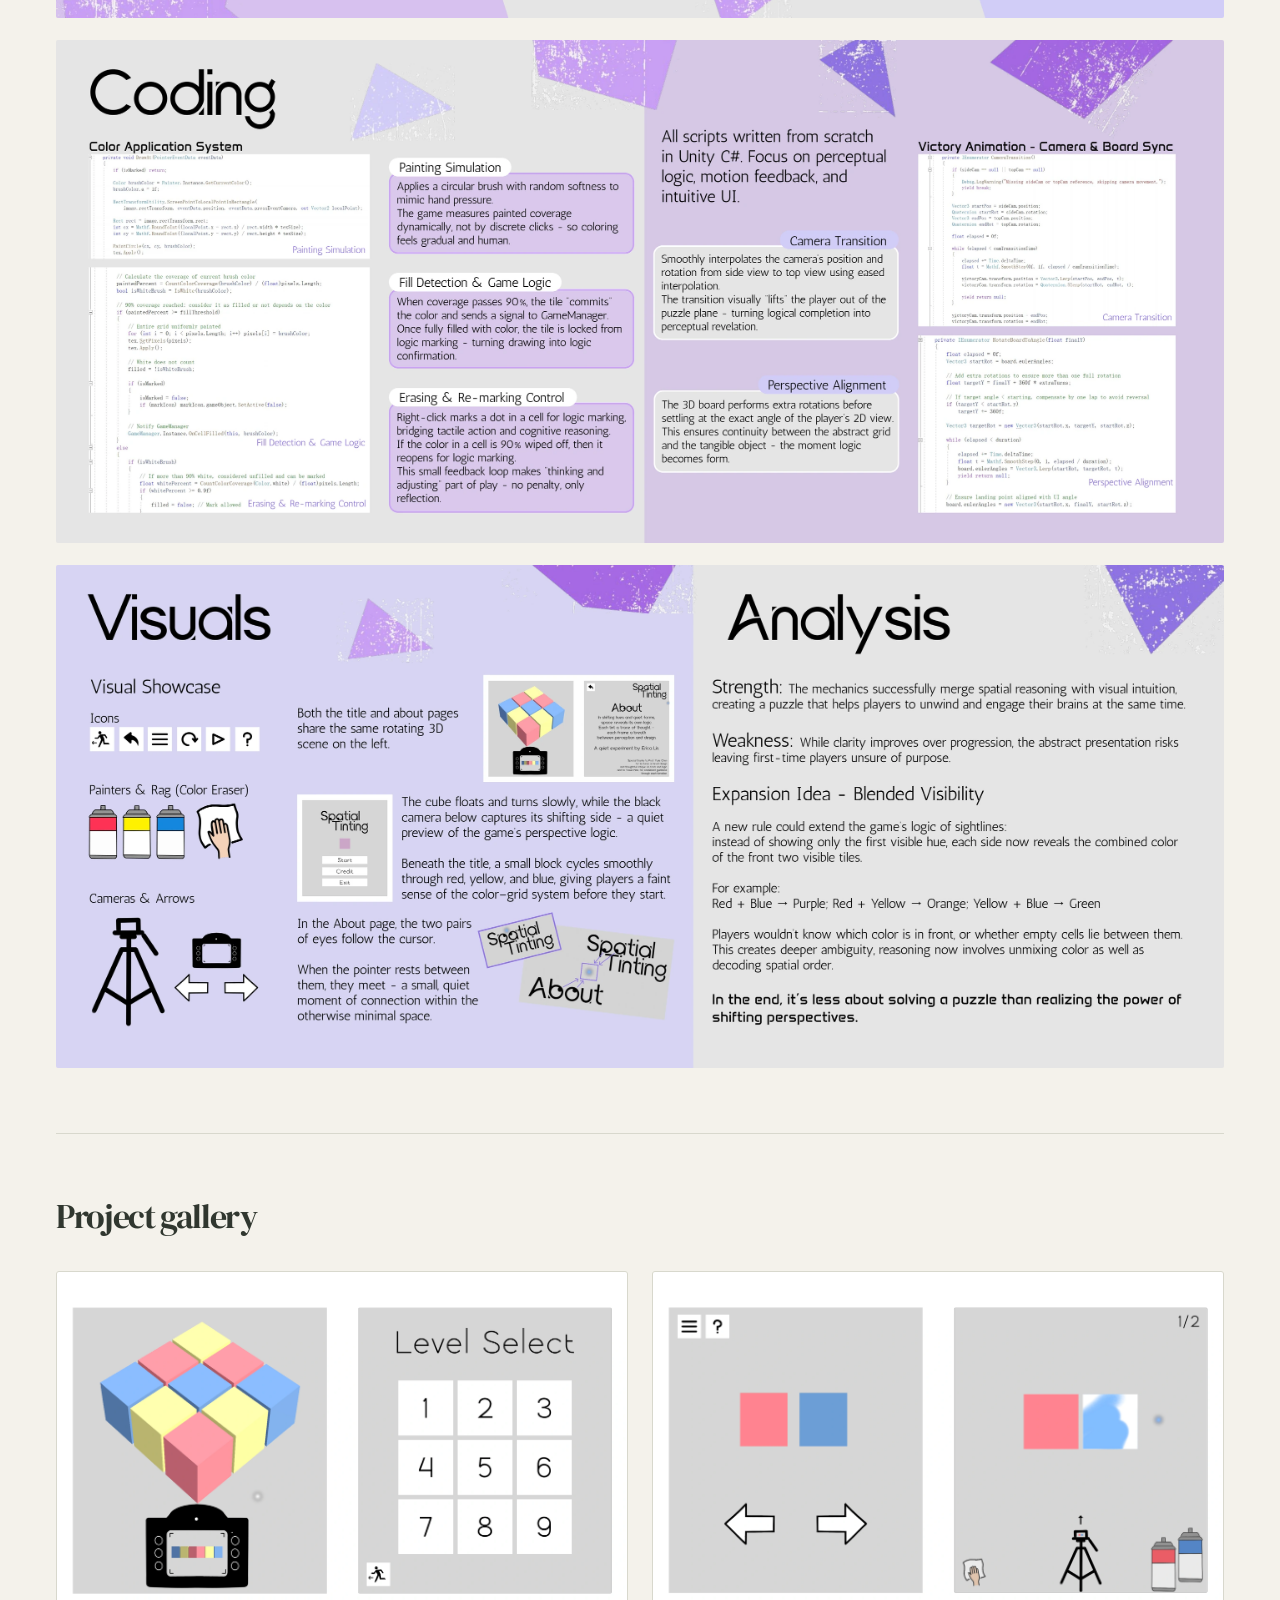
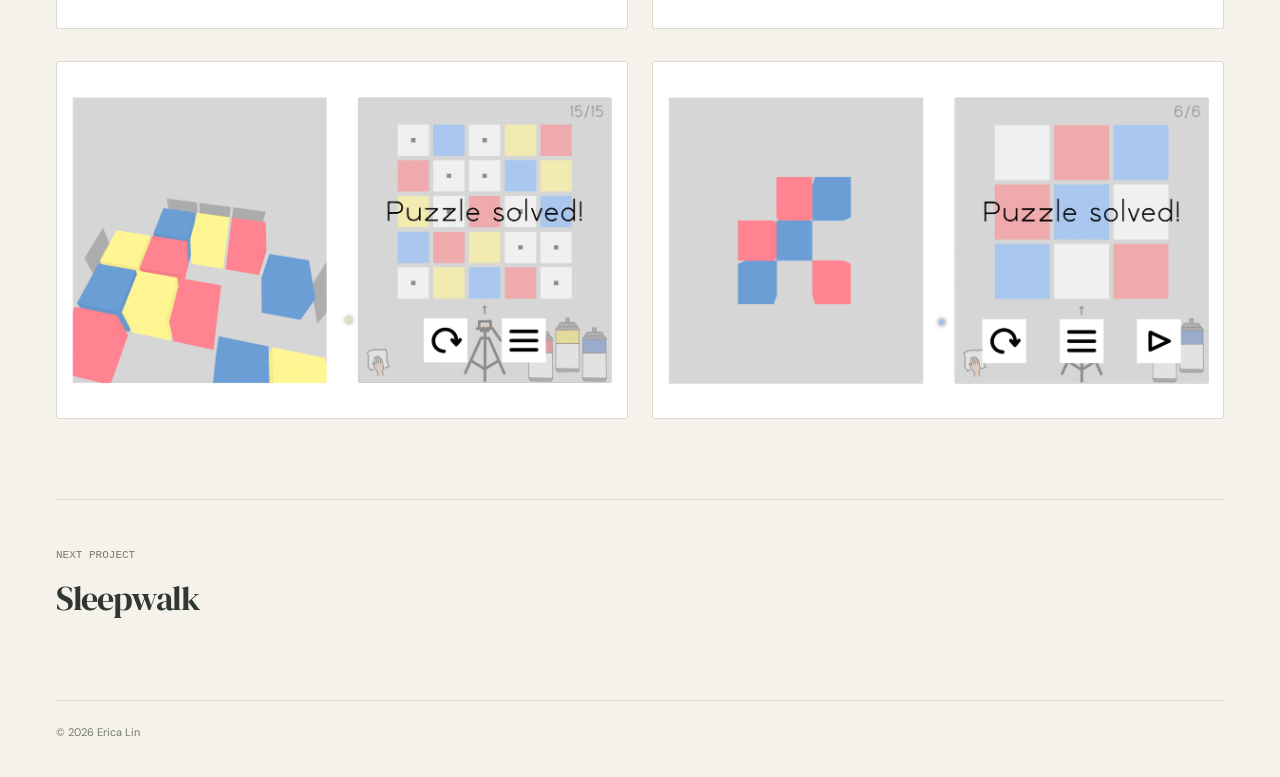
<file: projects/spatial-tinting.html>
<!doctype html><html lang="en"><head><meta charset="utf-8"><meta name="viewport" content="width=device-width,initial-scale=1"><meta name="theme-color" content="#f4f2eb"><title>Spatial Tinting — Erica Lin</title><meta name="description" content="See through color. Read the structure. Find the rule."><meta property="og:title" content="Spatial Tinting — Erica Lin"><meta property="og:description" content="See through color. Read the structure. Find the rule."><meta property="og:type" content="website"><link rel="icon" href="../favicon.ico?v=4" sizes="any"><link rel="icon" type="image/png" sizes="32x32" href="../favicon-32.png?v=4"><link rel="icon" type="image/svg+xml" href="../favicon.svg?v=4"><link rel="apple-touch-icon" sizes="180x180" href="../apple-touch-icon.png?v=4"><meta name="apple-mobile-web-app-title" content="Erica Lin"><link rel="stylesheet" href="../styles.css?v=2"><link rel="stylesheet" href="../studio.css?v=27"><script src="../app.js?v=6" defer></script></head><body><a class="skip" href="#main">Skip to content</a><header class="site-header"><div class="wrap header-inner"><a class="brand" href="../index.html" aria-label="Erica Lin — home"><span class="brand-name">Erica Lin</span> <span class="brand-face" aria-hidden="true"><span>:</span><span>3</span></span></a><nav class="nav" aria-label="Main navigation"><a href="../index.html#work">Games</a><a href="../index.html#about">About</a><a class="nav-contact" href="../index.html#contact">Contact</a></nav></div></header><main id="main" class="wrap visual-project"><a class="breadcrumb" href="../index.html#work">← Back to all work</a><header class="project-header"><p class="eyebrow">Spatial-Logic Puzzle</p><h1>Spatial Tinting</h1><dl class="meta"><div><dt>Team Size</dt><dd>1 (Solo)</dd></div><div><dt>Role</dt><dd>Puzzle &amp; Systems Design</dd></div><div><dt>Duration</dt><dd>7 weeks</dd></div><div><dt>Format</dt><dd>digital . pc</dd></div></dl><p class="project-authorship">Design, development &amp; all visual art by Erica Lin.</p></header><nav class="project-actions" aria-label="Project links"><a class="button" href="https://ericalin.itch.io/spatial-tinting" target="_blank" rel="noopener noreferrer">Play on itch.io</a><a class="button" href="https://www.youtube.com/watch?v=jZOSDmLPhVQ" target="_blank" rel="noopener noreferrer">Watch on YouTube</a><a class="text-link" href="#gallery">Project gallery ↓</a></nav><section class="portfolio-pages" id="portfolio" aria-label="Spatial Tinting design portfolio"><figure><button type="button" data-lightbox="../assets/images/spatial-tinting-1.webp" data-image-group="portfolio" data-caption="Spatial Tinting — design portfolio, page 1." aria-label="Enlarge design portfolio page 1"><img src="../assets/images/spatial-tinting-1.webp" alt="Spatial Tinting design portfolio — Project overview." loading="eager" decoding="async"></button></figure><figure><button type="button" data-lightbox="../assets/images/spatial-tinting-2.webp" data-image-group="portfolio" data-caption="Spatial Tinting — design portfolio, page 2." aria-label="Enlarge design portfolio page 2"><img src="../assets/images/spatial-tinting-2.webp" alt="Spatial Tinting design portfolio — Inspiration and references." loading="lazy" decoding="async"></button></figure><figure><button type="button" data-lightbox="../assets/images/spatial-tinting-3.webp" data-image-group="portfolio" data-caption="Spatial Tinting — design portfolio, page 3." aria-label="Enlarge design portfolio page 3"><img src="../assets/images/spatial-tinting-3.webp" alt="Spatial Tinting design portfolio — Level design." loading="lazy" decoding="async"></button></figure><figure><button type="button" data-lightbox="../assets/images/spatial-tinting-4.webp" data-image-group="portfolio" data-caption="Spatial Tinting — design portfolio, page 4." aria-label="Enlarge design portfolio page 4"><img src="../assets/images/spatial-tinting-4.webp" alt="Spatial Tinting design portfolio — Design documentation." loading="lazy" decoding="async"></button></figure><figure><button type="button" data-lightbox="../assets/images/spatial-tinting-5.webp" data-image-group="portfolio" data-caption="Spatial Tinting — design portfolio, page 5." aria-label="Enlarge design portfolio page 5"><img src="../assets/images/spatial-tinting-5.webp" alt="Spatial Tinting design portfolio — Design documentation." loading="lazy" decoding="async"></button></figure><figure><button type="button" data-lightbox="../assets/images/spatial-tinting-6.webp" data-image-group="portfolio" data-caption="Spatial Tinting — design portfolio, page 6." aria-label="Enlarge design portfolio page 6"><img src="../assets/images/spatial-tinting-6.webp" alt="Spatial Tinting design portfolio — Development process." loading="lazy" decoding="async"></button></figure><figure><button type="button" data-lightbox="../assets/images/spatial-tinting-7.webp" data-image-group="portfolio" data-caption="Spatial Tinting — design portfolio, page 7." aria-label="Enlarge design portfolio page 7"><img src="../assets/images/spatial-tinting-7.webp" alt="Spatial Tinting design portfolio — Project documentation." loading="lazy" decoding="async"></button></figure></section><section class="gallery-section" id="gallery" aria-labelledby="gallery-title"><h2 id="gallery-title">Project gallery</h2><div class="gallery"><figure><button type="button" data-lightbox="../assets/images/spatial-tinting-gameplay-01.webp" data-caption="Level selection and the color-matching camera." aria-label="Enlarge: Level selection and the color-matching camera."><img src="../assets/images/spatial-tinting-gameplay-01.webp" alt="Level selection and the color-matching camera." loading="lazy" decoding="async"></button></figure><figure><button type="button" data-lightbox="../assets/images/spatial-tinting-gameplay-02.webp" data-caption="Reading a shape through color." aria-label="Enlarge: Reading a shape through color."><img src="../assets/images/spatial-tinting-gameplay-02.webp" alt="Reading a shape through color." loading="lazy" decoding="async"></button></figure><figure><button type="button" data-lightbox="../assets/images/spatial-tinting-gameplay-03.webp" data-caption="A completed spatial puzzle." aria-label="Enlarge: A completed spatial puzzle."><img src="../assets/images/spatial-tinting-gameplay-03.webp" alt="A completed spatial puzzle." loading="lazy" decoding="async"></button></figure><figure><button type="button" data-lightbox="../assets/images/spatial-tinting-gameplay-04.webp" data-caption="Comparing a folded structure with its projected colors." aria-label="Enlarge: Comparing a folded structure with its projected colors."><img src="../assets/images/spatial-tinting-gameplay-04.webp" alt="Comparing a folded structure with its projected colors." loading="lazy" decoding="async"></button></figure></div></section><a class="next-project" href="sleepwalk.html"><div><span class="label">NEXT PROJECT</span><h2>Sleepwalk</h2></div></a></main><dialog class="lightbox" id="lightbox" aria-label="Project image viewer" data-zoom="false"><div class="lightbox-top"><p><span data-viewer-label>PROJECT GALLERY</span> · <span data-counter></span></p><button class="close" data-close aria-label="Close image viewer">×</button></div><div class="lightbox-image-wrap"><img class="lightbox-image" alt=""></div><div class="lightbox-bottom"><p data-caption></p><div class="lightbox-controls"><button data-prev aria-label="Previous image">←</button><button data-zoom-toggle aria-pressed="false">Full size</button><button data-next aria-label="Next image">→</button></div></div></dialog><footer class="wrap footer"><span>© 2026 Erica Lin</span></footer></body></html>
</file>
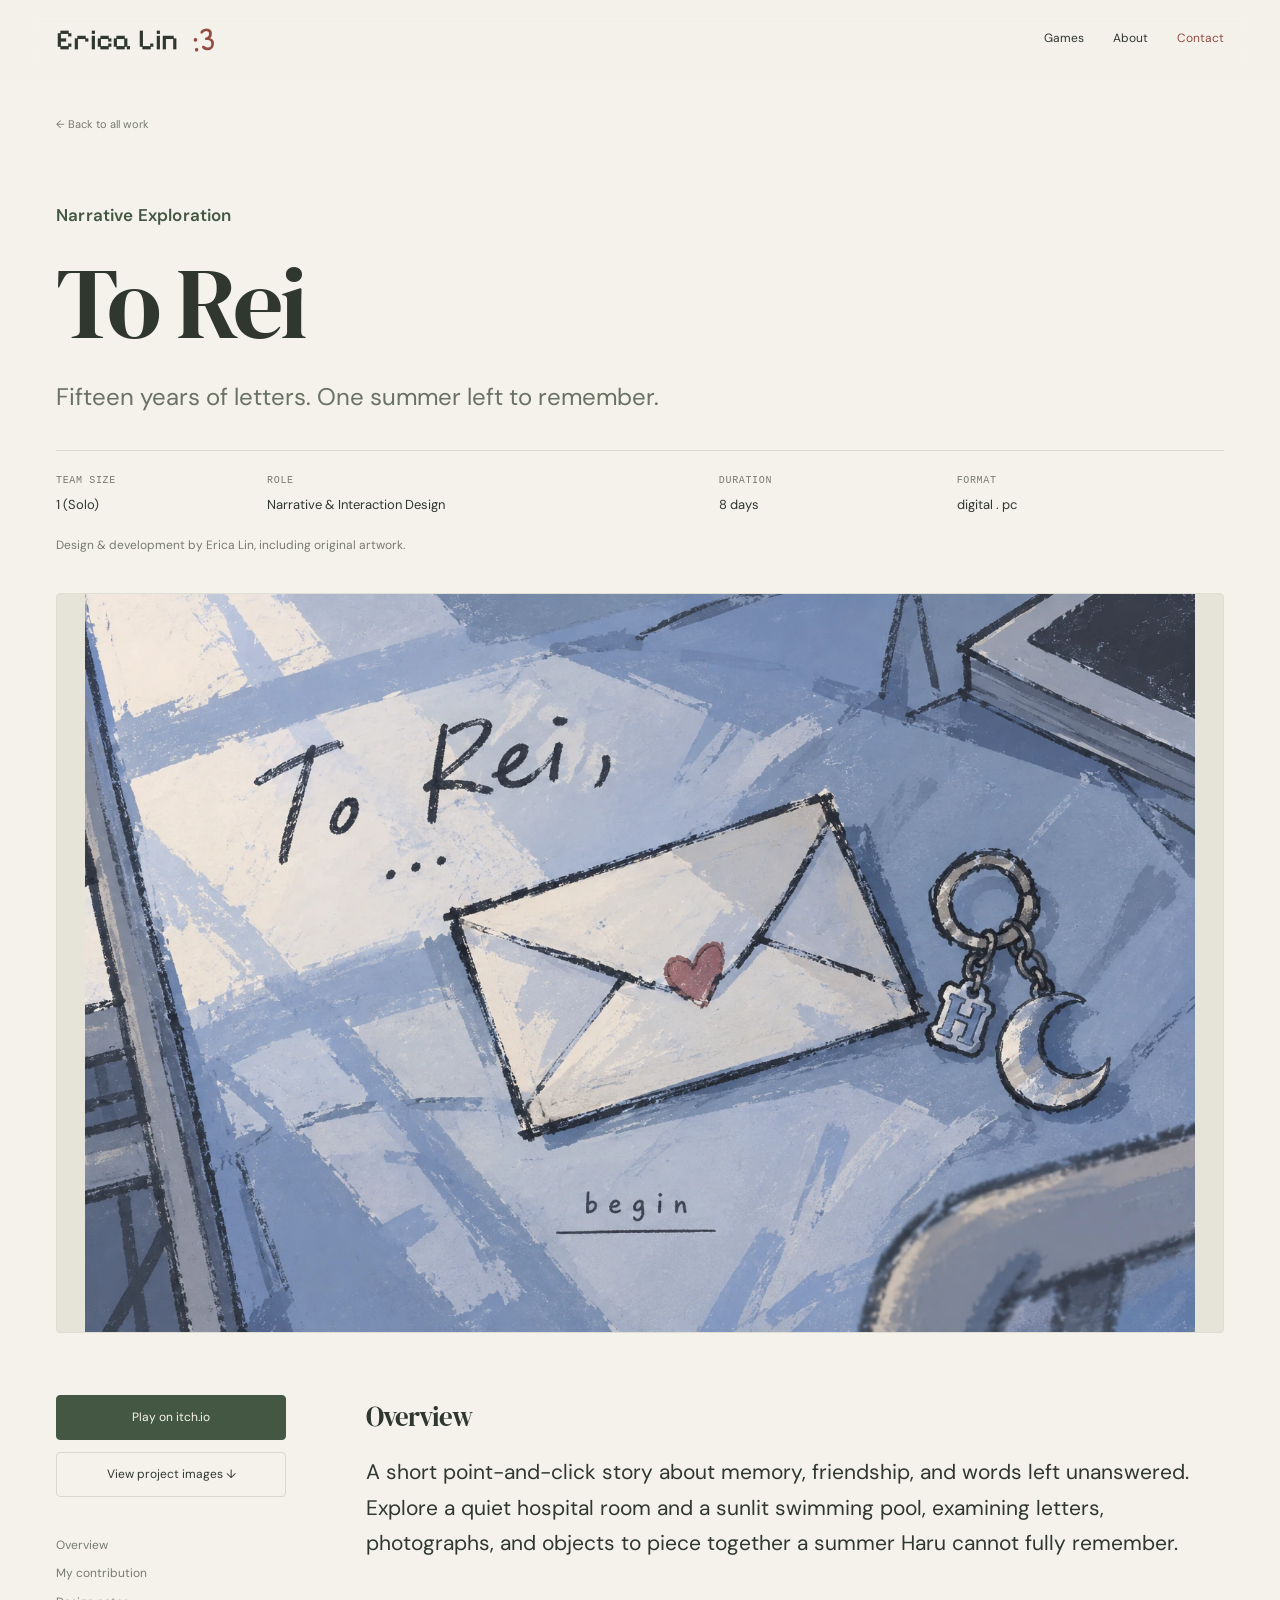
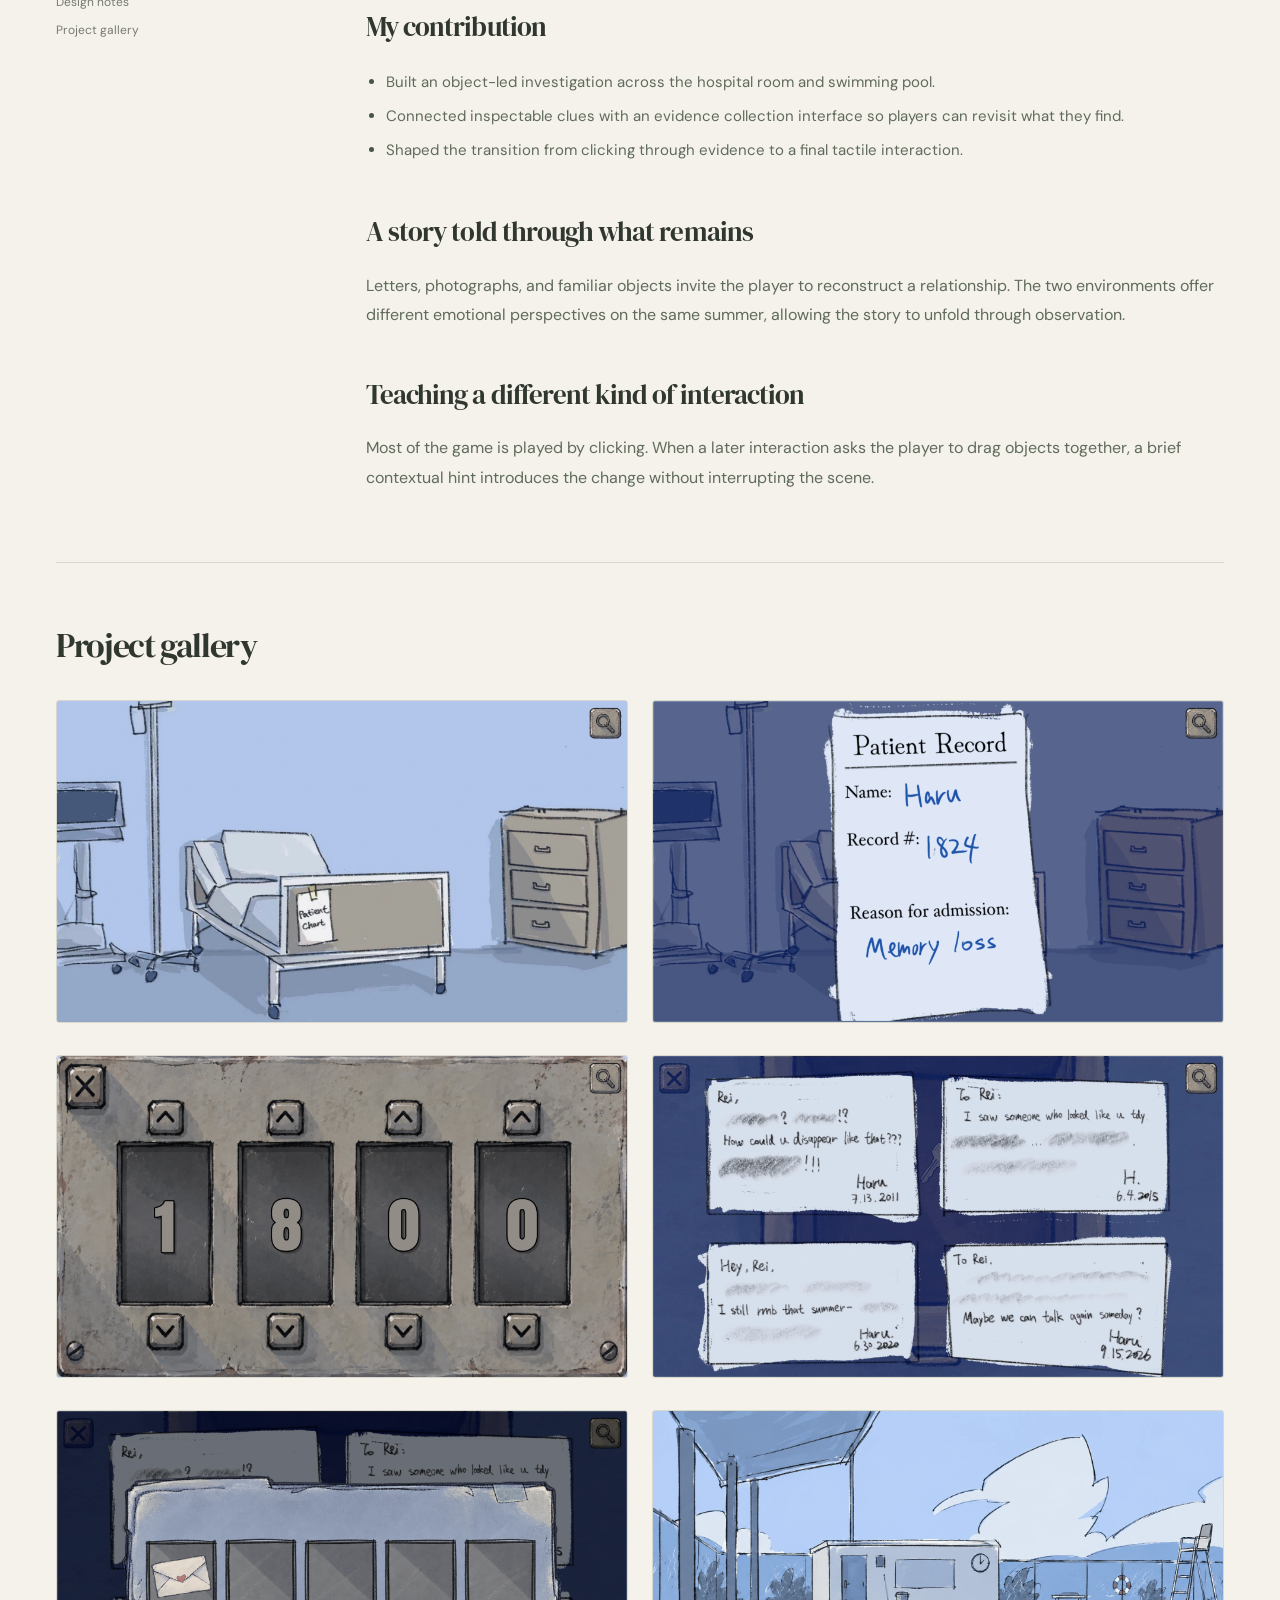
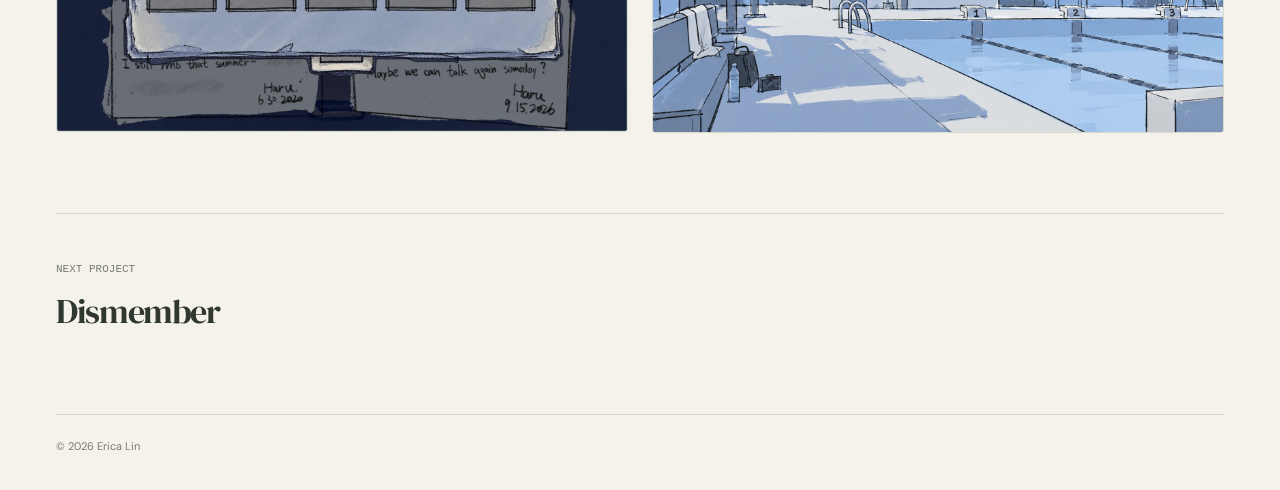
<file: projects/to-rei.html>
<!doctype html><html lang="en"><head><meta charset="utf-8"><meta name="viewport" content="width=device-width,initial-scale=1"><meta name="theme-color" content="#f4f2eb"><title>To Rei — Erica Lin</title><meta name="description" content="Fifteen years of letters. One summer left to remember."><meta property="og:title" content="To Rei — Erica Lin"><meta property="og:description" content="Fifteen years of letters. One summer left to remember."><meta property="og:type" content="website"><link rel="icon" href="../favicon.ico?v=4" sizes="any"><link rel="icon" type="image/png" sizes="32x32" href="../favicon-32.png?v=4"><link rel="icon" type="image/svg+xml" href="../favicon.svg?v=4"><link rel="apple-touch-icon" sizes="180x180" href="../apple-touch-icon.png?v=4"><meta name="apple-mobile-web-app-title" content="Erica Lin"><link rel="stylesheet" href="../styles.css?v=2"><link rel="stylesheet" href="../studio.css?v=27"><script src="../app.js?v=6" defer></script></head><body><a class="skip" href="#main">Skip to content</a><header class="site-header"><div class="wrap header-inner"><a class="brand" href="../index.html" aria-label="Erica Lin — home"><span class="brand-name">Erica Lin</span> <span class="brand-face" aria-hidden="true"><span>:</span><span>3</span></span></a><nav class="nav" aria-label="Main navigation"><a href="../index.html#work">Games</a><a href="../index.html#about">About</a><a class="nav-contact" href="../index.html#contact">Contact</a></nav></div></header><main id="main" class="wrap"><a class="breadcrumb" href="../index.html#work">← Back to all work</a><header class="project-header"><p class="eyebrow">Narrative Exploration</p><h1>To Rei</h1><p class="project-deck">Fifteen years of letters. One summer left to remember.</p><dl class="meta"><div><dt>Team Size</dt><dd>1 (Solo)</dd></div><div><dt>Role</dt><dd>Narrative &amp; Interaction Design</dd></div><div><dt>Duration</dt><dd>8 days</dd></div><div><dt>Format</dt><dd>digital . pc</dd></div></dl><p class="project-authorship">Design &amp; development by Erica Lin, including original artwork.</p></header><div class="project-cover"><img src="../assets/images/to-rei-cover.webp" alt="To Rei title artwork: a letter and matching keychains beside a swimming pool." fetchpriority="high"></div><div class="project-body"><aside class="project-sidebar" aria-label="Project links"><a class="button" href="https://ericalin.itch.io/to-rei" target="_blank" rel="noopener noreferrer">Play on itch.io</a><a class="button secondary" href="#gallery">View project images ↓</a><nav class="contents-links" aria-label="On this page"><a href="#overview">Overview</a><a href="#contribution">My contribution</a><a href="#process">Design notes</a><a href="#gallery">Project gallery</a></nav></aside><div class="project-copy"><section id="overview"><h2>Overview</h2><p class="lead">A short point-and-click story about memory, friendship, and words left unanswered. Explore a quiet hospital room and a sunlit swimming pool, examining letters, photographs, and objects to piece together a summer Haru cannot fully remember.</p></section><section id="contribution"><h2>My contribution</h2><ul class="contributions"><li>Built an object-led investigation across the hospital room and swimming pool.</li><li>Connected inspectable clues with an evidence collection interface so players can revisit what they find.</li><li>Shaped the transition from clicking through evidence to a final tactile interaction.</li></ul></section><section id="process"><h2>A story told through what remains</h2><p>Letters, photographs, and familiar objects invite the player to reconstruct a relationship. The two environments offer different emotional perspectives on the same summer, allowing the story to unfold through observation.</p></section><section><h2>Teaching a different kind of interaction</h2><p>Most of the game is played by clicking. When a later interaction asks the player to drag objects together, a brief contextual hint introduces the change without interrupting the scene.</p></section></div></div><section class="gallery-section" id="gallery" aria-labelledby="gallery-title"><h2 id="gallery-title">Project gallery</h2><div class="gallery"><figure><button type="button" data-lightbox="../assets/images/to-rei-room-gameplay.webp" data-caption="Exploring the hospital room and its inspectable objects." aria-label="Enlarge: Exploring the hospital room and its inspectable objects."><img src="../assets/images/to-rei-room-gameplay.webp" alt="Exploring the hospital room and its inspectable objects." loading="lazy" decoding="async"></button></figure><figure><button type="button" data-lightbox="../assets/images/to-rei-inspect-record.webp" data-caption="Inspecting the patient record to find a clue." aria-label="Enlarge: Inspecting the patient record to find a clue."><img src="../assets/images/to-rei-inspect-record.webp" alt="Inspecting the patient record to find a clue." loading="lazy" decoding="async"></button></figure><figure><button type="button" data-lightbox="../assets/images/to-rei-code-puzzle.webp" data-caption="Using a discovered number to solve the drawer lock." aria-label="Enlarge: Using a discovered number to solve the drawer lock."><img src="../assets/images/to-rei-code-puzzle.webp" alt="Using a discovered number to solve the drawer lock." loading="lazy" decoding="async"></button></figure><figure><button type="button" data-lightbox="../assets/images/to-rei-letters-gameplay.webp" data-caption="Reading the letters found inside the unlocked drawer." aria-label="Enlarge: Reading the letters found inside the unlocked drawer."><img src="../assets/images/to-rei-letters-gameplay.webp" alt="Reading the letters found inside the unlocked drawer." loading="lazy" decoding="async"></button></figure><figure><button type="button" data-lightbox="../assets/images/to-rei-evidence-gameplay.webp" data-caption="Revisiting collected clues through the evidence interface." aria-label="Enlarge: Revisiting collected clues through the evidence interface."><img src="../assets/images/to-rei-evidence-gameplay.webp" alt="Revisiting collected clues through the evidence interface." loading="lazy" decoding="async"></button></figure><figure><button type="button" data-lightbox="../assets/images/to-rei-pool.webp" data-caption="The swimming pool environment." aria-label="Enlarge: The swimming pool environment."><img src="../assets/images/to-rei-pool.webp" alt="The swimming pool environment." loading="lazy" decoding="async"></button></figure></div></section><a class="next-project" href="dismember.html"><div><span class="label">NEXT PROJECT</span><h2>Dismember</h2></div></a></main><dialog class="lightbox" id="lightbox" aria-label="Project image viewer" data-zoom="false"><div class="lightbox-top"><p><span data-viewer-label>PROJECT GALLERY</span> · <span data-counter></span></p><button class="close" data-close aria-label="Close image viewer">×</button></div><div class="lightbox-image-wrap"><img class="lightbox-image" alt=""></div><div class="lightbox-bottom"><p data-caption></p><div class="lightbox-controls"><button data-prev aria-label="Previous image">←</button><button data-zoom-toggle aria-pressed="false">Full size</button><button data-next aria-label="Next image">→</button></div></div></dialog><footer class="wrap footer"><span>© 2026 Erica Lin</span></footer></body></html>
</file>
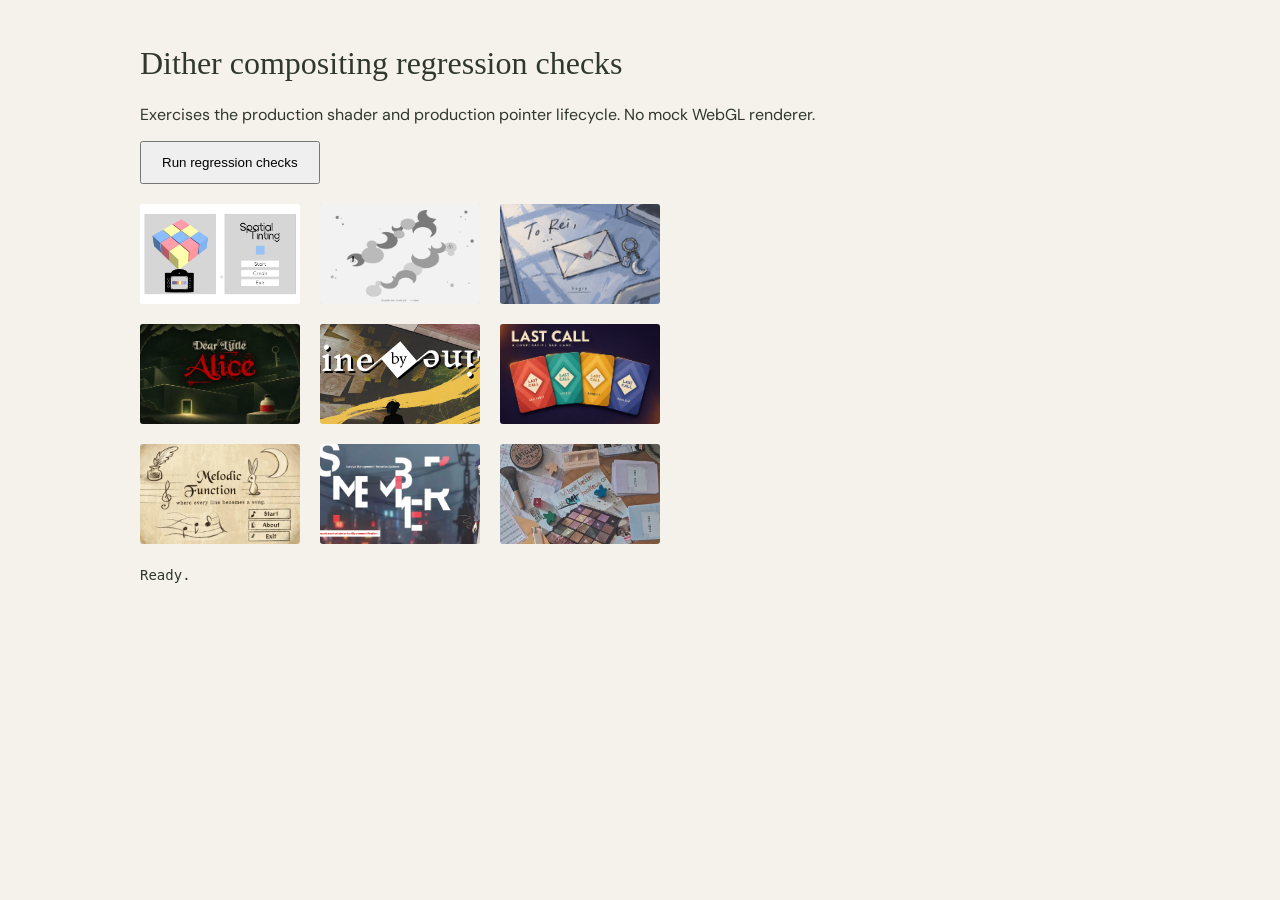
<file: tests/dither-regression.html>
<!doctype html>
<html lang="en"><head><meta charset="utf-8"><meta name="viewport" content="width=device-width,initial-scale=1">
<title>Dither compositing regression checks</title><link rel="stylesheet" href="../studio.css?v=7">
<style>body{padding:24px;max-width:1000px;margin:auto}h1{font:32px Georgia}button{padding:12px 20px}#fixtures{display:grid;grid-template-columns:repeat(3,160px);gap:20px;margin:20px 0}#fixtures a{display:block;width:160px}#fixtures .studio-project-image{height:100px;aspect-ratio:auto}#results{white-space:pre-wrap;font:14px/1.6 monospace}.pass{color:#276237}.fail{color:#a13330}</style>
<script src="../studio.js?v=6" defer></script></head><body>
<h1>Dither compositing regression checks</h1>
<p>Exercises the production shader and production pointer lifecycle. No mock WebGL renderer.</p>
<button id="run" type="button">Run regression checks</button>
<div id="fixtures">
<a href="#results"><div class="studio-project-image fit-contain" data-dither><img src="../assets/images/spatial-tinting-itch-cover.webp" alt="Spatial Tinting"><canvas class="dither-layer"></canvas></div></a>
<a href="#results"><div class="studio-project-image" data-dither><img src="../assets/images/sleepwalk-cover.webp" alt="Sleepwalk"><canvas class="dither-layer"></canvas></div></a>
<a href="#results"><div class="studio-project-image" data-dither><img src="../assets/images/to-rei-cover.webp" alt="To Rei"><canvas class="dither-layer"></canvas></div></a>
<a href="#results"><div class="studio-project-image" data-dither><img src="../assets/images/alice-cover-v3.webp" alt="Dear Little Alice"><canvas class="dither-layer"></canvas></div></a>
<a href="#results"><div class="studio-project-image" data-dither><img src="../assets/images/line-by-line-cover-v2.webp" alt="Line by Line"><canvas class="dither-layer"></canvas></div></a>
<a href="#results"><div class="studio-project-image" data-dither><img src="../assets/images/last-call-cover-v2.webp" alt="Last Call"><canvas class="dither-layer"></canvas></div></a>
<a href="#results"><div class="studio-project-image" data-dither><img src="../assets/images/melodic-function-itch-cover.webp" alt="Melodic Function"><canvas class="dither-layer"></canvas></div></a>
<a href="#results"><div class="studio-project-image" data-dither><img src="../assets/images/dismember-cover.webp" alt="Dismember"><canvas class="dither-layer"></canvas></div></a>
<a href="#results"><div class="studio-project-image" data-dither><img src="../assets/images/makeup-cover.webp" alt="Makeup Class"><canvas class="dither-layer"></canvas></div></a>
</div><pre id="results" role="status">Ready.</pre>
<script type="module">
const output=document.querySelector('#results'),button=document.querySelector('#run');
const sleep=ms=>new Promise(resolve=>setTimeout(resolve,ms));
const waitFor=async(test,label)=>{const end=performance.now()+3500;while(!test()){if(performance.now()>end)throw new Error(label);await sleep(25);}};
const assert=(condition,message)=>{if(!condition)throw new Error(message);};
button.addEventListener('click',async()=>{
  button.disabled=true;output.textContent='';let passed=0;
  const log=message=>{output.textContent+=message+'\n';};
  const check=async(name,fn)=>{await fn();passed++;log('PASS '+name);};
  try{
    const source=await(await fetch('../studio.js?v=6')).text();
    const vertex=source.match(/const vertexSource=`([\s\S]*?)`;/)[1];
    const fragment=source.match(/const fragmentSource=`([\s\S]*?)`;/)[1];
    function pixels(width,height,reveal,mediump=false,legacy=false,contain=false){
      const canvas=document.createElement('canvas');canvas.width=width;canvas.height=height;
      const gl=canvas.getContext('webgl',{alpha:true,premultipliedAlpha:true,antialias:false,depth:false,stencil:false});
      assert(gl,'WebGL is unavailable in this test browser');
      const compile=(type,text)=>{const shader=gl.createShader(type);gl.shaderSource(shader,text);gl.compileShader(shader);assert(gl.getShaderParameter(shader,gl.COMPILE_STATUS),gl.getShaderInfoLog(shader));return shader;};
      let fs=mediump?fragment.replace(/#ifdef GL_FRAGMENT_PRECISION_HIGH[\s\S]*?#endif/,'precision mediump float;'):fragment;
      // Negative control: reproduce the old idle output, RGB ink with zero alpha.
      if(legacy)fs='precision mediump float; void main(){gl_FragColor=vec4(.97,.96,.91,0.);}';
      const vs=compile(gl.VERTEX_SHADER,vertex),ps=compile(gl.FRAGMENT_SHADER,fs),program=gl.createProgram();
      gl.attachShader(program,vs);gl.attachShader(program,ps);gl.linkProgram(program);assert(gl.getProgramParameter(program,gl.LINK_STATUS),gl.getProgramInfoLog(program));gl.useProgram(program);
      const buffer=gl.createBuffer();gl.bindBuffer(gl.ARRAY_BUFFER,buffer);gl.bufferData(gl.ARRAY_BUFFER,new Float32Array([-1,-1,1,-1,-1,1,-1,1,1,-1,1,1]),gl.STATIC_DRAW);
      const pos=gl.getAttribLocation(program,'a_position');gl.enableVertexAttribArray(pos);gl.vertexAttribPointer(pos,2,gl.FLOAT,false,0,0);
      const texture=gl.createTexture();gl.bindTexture(gl.TEXTURE_2D,texture);gl.texParameteri(gl.TEXTURE_2D,gl.TEXTURE_MIN_FILTER,gl.NEAREST);gl.texParameteri(gl.TEXTURE_2D,gl.TEXTURE_MAG_FILTER,gl.NEAREST);
      gl.texImage2D(gl.TEXTURE_2D,0,gl.RGBA,1,1,0,gl.RGBA,gl.UNSIGNED_BYTE,new Uint8Array([150,150,150,255]));
      const u=name=>gl.getUniformLocation(program,'u_'+name);
      gl.uniform1i(u('image'),0);gl.uniform2f(u('imageSize'),contain?2:1,1);gl.uniform1f(u('contain'),Number(contain));gl.uniform2f(u('resolution'),width,height);gl.uniform2f(u('mouse'),.5,.5);gl.uniform1f(u('reveal'),reveal);gl.uniform1f(u('radius'),150);gl.uniform1f(u('pixel'),2.5);
      gl.viewport(0,0,width,height);gl.drawArrays(gl.TRIANGLES,0,6);
      const data=new Uint8Array(width*height*4);gl.readPixels(0,0,width,height,gl.RGBA,gl.UNSIGNED_BYTE,data);assert(gl.getError()===gl.NO_ERROR,'WebGL render/read failed');
      gl.deleteTexture(texture);gl.deleteBuffer(buffer);gl.deleteProgram(program);gl.deleteShader(vs);gl.deleteShader(ps);gl.getExtension('WEBGL_lose_context')?.loseContext();
      return data;
    }
    await check('negative control detects the old transparent-RGB leak',()=>{const data=pixels(32,32,0,false,true);assert(data[0]>0&&data[3]===0,'Negative control did not reproduce the leak');});
    for(const [w,h] of [[618,573],[1236,1146],[1400,1000]]){
      await check(`idle RGBA is entirely zero at ${w}×${h}`,()=>assert(pixels(w,h,0).every(v=>v===0),'Idle shader emitted visible color data'));
      await check(`brush stays local and premultiplied at ${w}×${h}`,()=>{
        const data=pixels(w,h,.5);let visible=0;
        for(let y=0;y<h;y++)for(let x=0;x<w;x++){
          const i=(y*w+x)*4,a=data[i+3];
          assert(data[i]<=a+1&&data[i+1]<=a+1&&data[i+2]<=a+1,'RGB exceeds alpha');
          if(Math.hypot(x+.5-w/2,y+.5-h/2)>164)assert(data[i]===0&&data[i+1]===0&&data[i+2]===0&&a===0,'Color escaped the brush boundary');
          if(a)visible++;
        }
        assert(visible>1000&&visible<w*h*.25,'Brush did not render as a local patch');
      });
    }
    await check('mediump fallback remains transparent outside a high-DPI brush',()=>{const data=pixels(1400,1000,1,true);assert(data[0]===0&&data[3]===0,'Mediump corner is not transparent');assert(data[((500*1400)+700)*4+3]>240,'Mediump brush center missing');});
    await check('contained artwork has no shader in its letterbox margins',()=>{const data=pixels(300,300,1,false,false,true);assert(data[(40*300+150)*4+3]===0,'Effect painted outside contained artwork');assert(data[(150*300+150)*4+3]>240,'Contained artwork center missing');});
    const surfaces=[...document.querySelectorAll('[data-dither]')];
    await waitFor(()=>surfaces.every(s=>s.dataset.effect),'Effects did not initialize');
    await check('all nine production overlays are hidden before interaction',()=>assert(surfaces.every(s=>getComputedStyle(s.querySelector('canvas')).opacity==='0'),'An idle overlay is visible'));
    for(let i=0;i<surfaces.length;i++){
      const surface=surfaces[i],canvas=surface.querySelector('canvas');
      const move=()=>{const r=surface.getBoundingClientRect();surface.dispatchEvent(new PointerEvent('pointermove',{bubbles:true,pointerType:'mouse',clientX:r.left+r.width/2,clientY:r.top+r.height/2}));};
      await check(`card ${i+1}: activates inside a CSS circle, then fades completely`,async()=>{
        move();await waitFor(()=>canvas.style.opacity==='1','Hover never appeared');
        assert(canvas.style.clipPath.startsWith('circle('),'Missing independent CSS clipping');
        surface.dispatchEvent(new PointerEvent('pointerleave',{pointerType:'mouse'}));await waitFor(()=>canvas.style.opacity==='0','Overlay remained after pointer leave');
      });
      await check(`card ${i+1}: window blur immediately hides the overlay`,async()=>{move();await waitFor(()=>canvas.style.opacity==='1','Hover never appeared');window.dispatchEvent(new Event('blur'));assert(canvas.style.opacity==='0','Blur left stale overlay');});
    }
    await check('context loss falls back to unobstructed original artwork',async()=>{
      const s=surfaces[0],canvas=s.querySelector('canvas'),r=s.getBoundingClientRect();s.dispatchEvent(new PointerEvent('pointermove',{pointerType:'mouse',clientX:r.left+40,clientY:r.top+40}));
      await waitFor(()=>canvas.style.opacity==='1','Hover never appeared');
      const extension=canvas.getContext('webgl')?.getExtension('WEBGL_lose_context');assert(extension,'Context-loss test extension unavailable');extension.loseContext();
      await waitFor(()=>canvas.style.opacity==='0','Lost context left the overlay visible');
    });
    output.className='pass';log(`\n${passed} checks passed.`);
  }catch(error){output.className='fail';log('FAIL '+error.message);}finally{button.disabled=false;}
});
</script></body></html>
</file>
<file: styles.css>
@charset "UTF-8";
:root{--bg:#0d100e;--panel:#151a16;--ink:#f0f0e6;--muted:#a6afa6;--line:#30382f;--accent:#d9fa83;--max:1280px;--mono:"Courier New",monospace;--sans:Arial,Helvetica,sans-serif}
*{box-sizing:border-box}html{scroll-behavior:smooth;scroll-padding-top:100px}body{margin:0;background:var(--bg);color:var(--ink);font-family:var(--sans);line-height:1.6;-webkit-font-smoothing:antialiased}body.dialog-open{overflow:hidden}a{color:inherit;text-decoration:none}button{font:inherit}a,button{-webkit-tap-highlight-color:transparent}button{cursor:pointer}button:disabled{cursor:default}img{max-width:100%;display:block}button:focus-visible,a:focus-visible,summary:focus-visible{outline:2px solid var(--accent);outline-offset:6px}::selection{background:var(--accent);color:var(--bg)}[hidden]{display:none!important}.wrap{width:min(var(--max),calc(100% - 112px));margin-inline:auto}.skip{position:fixed;top:-80px;left:16px;z-index:100;background:var(--accent);color:var(--bg);padding:12px 20px}.skip:focus{top:12px}.mono,.eyebrow,.section-number,.tag,.meta dt,.card-role,.project-count,.breadcrumb,.footer,.filter,.image-caption{font-family:var(--mono);font-size:11px;letter-spacing:.065em}.eyebrow,.section-number,.tag,.meta dt{text-transform:uppercase}.eyebrow{color:var(--accent);font-size:12px;letter-spacing:.14em}.site-header{border-bottom:1px solid var(--line);background:rgba(13,16,14,.94);position:sticky;top:0;z-index:30;backdrop-filter:blur(14px)}.header-inner{height:80px;display:flex;align-items:center;justify-content:space-between;gap:20px}.brand{display:flex;align-items:center;gap:13px;font-size:15px;font-weight:700;letter-spacing:-.04em}.brand-mark{width:22px;height:22px;background:var(--accent);clip-path:polygon(0 0,100% 0,100% 25%,25% 25%,25% 39%,80% 39%,80% 62%,25% 62%,25% 75%,100% 75%,100% 100%,0 100%)}.nav{display:flex;align-items:center;gap:34px;font-size:12px}.nav a{color:var(--muted);transition:color .2s}.nav a:hover,.nav a[aria-current=page]{color:var(--ink)}.nav .nav-contact{color:var(--accent)}.hero{padding:88px 0 65px;display:grid;grid-template-columns:1fr 260px;gap:65px;align-items:center}.hero h1{font-size:clamp(80px,10.5vw,154px);font-weight:600;letter-spacing:-.085em;line-height:.95;margin:26px 0 30px}.hero h1 .period{color:var(--accent)}.hero-description{font-size:21px;line-height:1.5;max-width:650px;color:#c7cec3}.hero-bottom{display:flex;gap:16px;align-items:center;margin-top:35px}.text-link{display:inline-flex;align-items:center;gap:14px;font-size:13px;font-weight:600;border-bottom:1px solid var(--accent);padding:5px 0 8px}.text-link span{font-size:18px;color:var(--accent)}.hero-portrait{position:relative;justify-self:center;text-align:center}.hero-portrait img{width:225px;height:300px;object-fit:contain;filter:drop-shadow(0 22px 25px #0006);transform:rotate(5deg)}.portrait-label{margin-top:20px;font:10px var(--mono);text-transform:uppercase;letter-spacing:.12em;color:var(--muted)}.portrait-label:before{content:"";display:inline-block;width:6px;height:6px;background:var(--accent);border-radius:50%;margin-right:8px}.discipline-strip{display:flex;justify-content:space-between;gap:20px;padding:22px 0;border-top:1px solid var(--line);border-bottom:1px solid var(--line);font:11px var(--mono);letter-spacing:.1em;color:var(--muted);text-transform:uppercase}.discipline-strip .star{color:var(--accent)}.work-section{padding-top:75px;padding-bottom:90px}.section-heading{display:flex;justify-content:space-between;align-items:flex-end;gap:30px;margin-bottom:30px}.section-number{color:var(--muted);margin:0 0 13px}.section-heading h2,.about h2{font-size:clamp(30px,3.4vw,48px);font-weight:500;letter-spacing:-.05em;line-height:1.12;margin:0}.filters{display:flex;gap:5px;flex-wrap:wrap}.filter{background:transparent;color:var(--muted);border:1px solid transparent;border-radius:2px;padding:9px 13px;white-space:nowrap;transition:all .2s}.filter:hover{color:var(--ink)}.filter[aria-pressed=true]{border-color:var(--accent);color:var(--accent);background:#d9fa8308}.project-count{margin:0 0 28px;color:var(--muted)}.project-grid{display:grid;grid-template-columns:repeat(3,minmax(0,1fr));column-gap:26px;row-gap:47px}.project-card{min-width:0}.card-image{position:relative;overflow:hidden;aspect-ratio:1.5;background:#171c18;border:1px solid var(--line);border-radius:3px}.card-image img{width:100%;height:100%;object-fit:cover;transition:transform .5s}.project-card a:hover .card-image img{transform:scale(1.035)}.card-image.contain img{object-fit:contain}.card-image.portrait img{object-fit:cover;object-position:center 27%}.card-arrow{position:absolute;bottom:13px;right:13px;width:33px;height:33px;background:var(--bg);border:1px solid #ffffff30;border-radius:50%;display:grid;place-items:center;transition:background .2s,color .2s}.project-card a:hover .card-arrow{background:var(--accent);color:var(--bg)}.card-meta{display:flex;justify-content:space-between;gap:10px;margin-top:17px;align-items:center}.tag{color:var(--accent);font-size:9px;letter-spacing:.06em}.card-role{color:var(--muted);font-size:9px;text-align:right;letter-spacing:0}.card-title{font-size:24px;font-weight:500;letter-spacing:-.045em;margin:6px 0;line-height:1.2}.card-summary{font-size:13px;line-height:1.65;color:var(--muted);margin:0;max-width:95%}.about{border-top:1px solid var(--line);padding:80px 0;display:grid;grid-template-columns:.8fr 1.2fr;gap:100px}.about p{color:#c7cec3;margin:0 0 22px;font-size:18px;line-height:1.8}.about .about-small{font-size:14px;color:var(--muted)}.about-tags{display:flex;gap:8px;flex-wrap:wrap;margin-top:25px}.about-tags span{border:1px solid var(--line);font:11px var(--mono);padding:7px 11px;color:var(--muted)}.contact-section{border-top:1px solid var(--line);padding:70px 0 60px}.contact-row{display:flex;justify-content:space-between;align-items:flex-end;gap:35px}.contact-title{font-size:clamp(34px,5.8vw,80px);font-weight:500;letter-spacing:-.065em;line-height:1.1;margin:20px 0 0}.contact-links{display:flex;flex-direction:column;align-items:flex-start;gap:12px}.contact-links a{font-size:14px;border-bottom:1px solid var(--line);padding-bottom:7px}.contact-links a:hover{color:var(--accent)}.footer{border-top:1px solid var(--line);color:var(--muted);padding:23px 0;display:flex;justify-content:space-between;gap:20px;font-size:10px}.footer a:hover{color:var(--accent)}.breadcrumb{display:inline-block;color:var(--muted);margin:38px 0}.breadcrumb:hover{color:var(--accent)}.project-header{padding:14px 0 38px}.project-header h1{font-size:clamp(46px,7.8vw,104px);letter-spacing:-.065em;line-height:1.05;font-weight:500;margin:23px 0}.project-deck{font-size:clamp(18px,2vw,24px);color:#c7cec3;max-width:820px;line-height:1.5;margin:0}.meta{display:grid;grid-template-columns:repeat(3,1fr);gap:24px;margin:35px 0 0;border-top:1px solid var(--line);padding-top:22px}.meta dt{color:var(--muted);margin-bottom:6px;font-size:10px}.meta dd{margin:0;font-size:13px}.project-cover{background:#151a16;border:1px solid var(--line);border-radius:4px;overflow:hidden;max-height:740px}.project-cover img{width:100%;max-height:740px;object-fit:contain}.project-cover.cover-portrait{height:530px}.project-cover.cover-portrait img{height:100%;object-fit:cover;object-position:center 24%}.project-body{display:grid;grid-template-columns:230px minmax(0,1fr);gap:80px;padding:62px 0 70px}.project-sidebar{align-self:start;position:sticky;top:112px}.project-sidebar .eyebrow{font-size:10px}.project-sidebar .button{margin:0 0 12px;width:100%;justify-content:center}.button{display:inline-flex;align-items:center;gap:13px;padding:12px 18px;background:var(--accent);color:var(--bg);border:1px solid var(--accent);font-size:12px;font-weight:600;border-radius:2px}.button:hover{background:#e6ffb0}.button.secondary{background:transparent;color:var(--ink);border-color:var(--line)}.button.secondary:hover{border-color:var(--muted)}.contents-links{display:flex;flex-direction:column;gap:9px;margin-top:27px}.contents-links a{font-size:12px;color:var(--muted)}.contents-links a:hover{color:var(--accent)}.project-copy{max-width:850px}.project-copy section+section{margin-top:43px}.project-copy h2{font-size:27px;letter-spacing:-.035em;font-weight:500;margin:0 0 17px}.project-copy p{font-size:16px;color:#c0c9be;line-height:1.85;margin:0}.project-copy .lead{font-size:21px;line-height:1.7;color:var(--ink)}.contributions{margin:0;padding-left:20px;color:#c0c9be}.contributions li{padding:5px 0;font-size:15px}.contributions li::marker{color:var(--accent)}.gallery-section{border-top:1px solid var(--line);padding:55px 0 80px}.gallery-section h2{font-size:34px;letter-spacing:-.04em;font-weight:500;margin:0 0 15px}.gallery-note{font-size:13px;color:var(--muted);max-width:780px;margin-bottom:28px}.gallery{display:grid;grid-template-columns:repeat(2,minmax(0,1fr));gap:32px 24px}.gallery figure{margin:0;min-width:0}.gallery figure.wide{grid-column:1/-1}.gallery button{display:block;border:1px solid var(--line);border-radius:3px;background:#171c18;padding:0;width:100%;overflow:hidden;position:relative}.gallery button:hover{border-color:var(--accent)}.gallery img{width:100%;max-height:650px;object-fit:contain}.image-caption{color:var(--muted);letter-spacing:0;font-size:11px;line-height:1.6;margin-top:10px}.spoilers{margin-top:35px;border-top:1px solid var(--line);padding-top:23px}.spoilers summary{cursor:pointer;color:var(--accent);font-size:13px;margin-bottom:25px}.next-project{border-top:1px solid var(--line);padding:40px 0 60px;display:flex;justify-content:space-between;gap:24px;align-items:center}.next-project .label{font:11px var(--mono);color:var(--muted)}.next-project h2{font-size:34px;margin:5px 0 0;font-weight:500;letter-spacing:-.04em}.next-arrow{width:54px;height:54px;border:1px solid var(--line);border-radius:50%;display:grid;place-items:center;font-size:25px}.next-project:hover .next-arrow{background:var(--accent);color:var(--bg)}.lightbox{background:#0a0d0b;color:var(--ink);border:1px solid #3f493c;max-width:calc(100vw - 32px);width:1400px;max-height:calc(100dvh - 32px);padding:16px}.lightbox::backdrop{background:#000d;backdrop-filter:blur(8px)}.lightbox-top{display:flex;justify-content:space-between;align-items:center;gap:20px;margin-bottom:12px}.lightbox-top p{font:12px var(--mono);margin:0;color:var(--muted)}.lightbox button{background:transparent;color:var(--ink);border:1px solid var(--line);padding:7px 14px}.lightbox .close{font-size:20px;line-height:1.2}.lightbox-image-wrap{overflow:auto;max-height:calc(100dvh - 160px);display:flex;justify-content:center}.lightbox-image{max-width:100%;max-height:calc(100dvh - 160px);object-fit:contain;margin:auto}.lightbox[data-zoom=true] .lightbox-image-wrap{display:block}.lightbox[data-zoom=true] .lightbox-image{max-width:none;max-height:none;width:auto;margin:0}.lightbox-bottom{display:flex;align-items:center;justify-content:space-between;gap:15px;margin-top:12px}.lightbox-bottom p{margin:0;font-size:12px;color:var(--muted);flex:1}.lightbox-controls{display:flex;gap:7px;flex-shrink:0}.rulebook-intro{max-width:700px;margin-bottom:35px;color:var(--muted)}.no-script{font-size:12px;color:var(--muted)}
@media(min-width:1600px){.hero{padding-top:100px;padding-bottom:85px}.hero h1{font-size:160px}}
@media(max-width:1100px){.wrap{width:calc(100% - 72px)}.hero{gap:25px;grid-template-columns:1fr 210px}.hero-portrait img{width:190px;height:260px}.project-grid{grid-template-columns:repeat(2,minmax(0,1fr))}.hero h1{font-size:112px}.project-body{grid-template-columns:190px minmax(0,1fr);gap:45px}.about{gap:60px}.card-role{font-size:10px}}
@media(max-width:720px){html{scroll-padding-top:80px}.wrap{width:calc(100% - 40px)}.header-inner{height:66px}.nav{gap:20px;font-size:11px}.brand{font-size:13px;gap:9px}.brand-mark{width:17px;height:17px}.hero{padding:48px 0 42px;display:block;position:relative}.hero h1{font-size:clamp(65px,15.3vw,106px);margin:23px 0 25px}.hero .eyebrow{font-size:10px;letter-spacing:.1em}.hero-description{font-size:17px;max-width:500px}.hero-portrait{display:none}.hero-bottom{margin-top:26px}.discipline-strip{font-size:9px;gap:10px;flex-wrap:wrap;justify-content:flex-start}.discipline-strip .star{margin-inline:4px}.discipline-strip .last-discipline{display:none}.work-section{padding:46px 0 55px}.section-heading{display:block;margin-bottom:16px}.section-heading h2{font-size:33px}.filters{margin-top:25px;gap:2px}.filter{padding:8px 11px;font-size:10px}.project-grid{gap:35px 17px}.card-image{aspect-ratio:1.35}.card-meta{display:block;margin-top:12px}.card-role{text-align:left;font-size:9px;margin-top:4px;display:block}.tag{font-size:8px;letter-spacing:0}.card-title{font-size:21px;margin-top:7px}.card-summary{font-size:12px;line-height:1.5;max-width:100%}.card-arrow{width:26px;height:26px;bottom:9px;right:9px;font-size:12px}.about{grid-template-columns:1fr;gap:30px;padding:50px 0}.about h2{font-size:35px}.about p{font-size:16px}.contact-section{padding:45px 0}.contact-row{display:block}.contact-title{font-size:49px;max-width:400px}.contact-links{margin-top:30px}.footer{font-size:9px}.breadcrumb{margin:27px 0;font-size:10px}.project-header{padding-top:7px;padding-bottom:26px}.project-header h1{font-size:clamp(38px,10vw,68px);margin:18px 0}.project-deck{font-size:18px}.meta{gap:17px 12px;margin-top:27px;grid-template-columns:repeat(2,minmax(0,1fr))}.meta dd{font-size:12px}.meta dt{font-size:9px}.project-body{display:block;padding:30px 0 45px}.project-sidebar{position:static;margin-bottom:35px}.project-sidebar .button{width:auto;margin-right:8px}.contents-links{display:none}.project-copy .lead{font-size:18px}.project-copy h2{font-size:24px}.project-copy p{font-size:15px}.project-copy section+section{margin-top:32px}.gallery-section{padding:40px 0 50px}.gallery-section h2{font-size:28px}.gallery{grid-template-columns:1fr;gap:25px}.gallery figure.wide{grid-column:auto}.next-project h2{font-size:28px}.next-project{padding:30px 0 40px}.project-cover.cover-portrait{height:330px}.lightbox{padding:10px}.lightbox-bottom{align-items:flex-start;flex-direction:column}.lightbox-top p{font-size:10px}.lightbox-controls{width:100%;justify-content:flex-end}}
@media(max-width:420px){.nav{gap:14px}.project-grid{grid-template-columns:1fr;gap:33px}.card-image{aspect-ratio:1.6}.card-meta{display:flex}.card-role{text-align:right;margin:0}.card-title{font-size:25px}.card-summary{font-size:13px}.contact-title{font-size:42px}.hero-description{font-size:16px}}
@media(prefers-reduced-motion:reduce){html{scroll-behavior:auto}*,*:before,*:after{animation:none!important;transition:none!important}}
</file>
<file: studio.css>
@import url('https://fonts.googleapis.com/css2?family=DM+Sans:wght@400;500;600;700&family=DM+Serif+Display:ital@0;1&display=swap');
@font-face{font-family:'Caveat';font-style:normal;font-weight:600;font-display:swap;src:url('assets/fonts/caveat-600.ttf') format('truetype')}
@font-face{font-family:'Patrick Hand';font-style:normal;font-weight:400;font-display:swap;src:url('assets/fonts/patrick-hand.ttf') format('truetype')}

:root{--bg:#f4f2eb;--panel:#e9e5db;--ink:#30372f;--muted:#777a70;--line:#d8d8cd;--accent:#435743;--max:1180px;--sans:'DM Sans',Arial,sans-serif;--serif:'DM Serif Display',Georgia,serif;--hand:'Patrick Hand',cursive;--ease-out:cubic-bezier(.16,1,.3,1);--ease-in-out:cubic-bezier(.65,0,.35,1)}
body{font-family:var(--sans);background:var(--bg);color:var(--ink)}
:root{--berry:#944b42;--pine:#45634d}
button,a{touch-action:manipulation}
a:focus-visible,button:focus-visible,summary:focus-visible{outline:2px solid #6a8061;outline-offset:5px}
.site-header{border:0;background:#f4f2ebed;backdrop-filter:blur(16px)}
.header-inner{height:78px}.brand{font-family:'Caveat',cursive;font-weight:600;font-size:35px;letter-spacing:-.025em;white-space:nowrap}.nav{gap:29px;font-size:12px}.nav a{color:var(--ink);position:relative}.nav a:after{content:'';position:absolute;left:0;right:0;bottom:-5px;height:1px;transform:scaleX(0);transform-origin:left;background:currentColor;transition:transform .35s var(--ease-out)}.nav a:hover:after{transform:scaleX(1)}.nav .nav-contact{color:var(--ink)}
.footer{font-family:var(--sans);letter-spacing:0;padding-bottom:35px;margin-top:15px;font-size:11px}
.studio-hero{padding-top:26px}.blackboard-frame{position:relative;padding:11px 12px 13px;border-radius:7px;background:linear-gradient(94deg,#726956,#8d8067 25%,#776b56 60%,#8b7c62);box-shadow:0 9px 16px #3f3d2e14,0 1px 3px #312e2829,inset 0 1px 1px #d8c39b80}
.blackboard-frame:before{content:'';position:absolute;inset:0;border-radius:inherit;opacity:.18;pointer-events:none;background:repeating-linear-gradient(0deg,transparent 0 2px,#302c220f 3px,#d2bc941a 4px,transparent 5px 11px)}
.blackboard{position:relative;min-height:355px;border-radius:2px;background:radial-gradient(ellipse at 18% 15%,#495a4c44,transparent 70%),radial-gradient(ellipse at 90% 90%,#1d2a2180,transparent 65%),#2f4036;box-shadow:inset 0 0 22px #11231866,inset 0 2px 7px #0004;isolation:isolate}
.blackboard:before{content:'';position:absolute;inset:0;opacity:.12;pointer-events:none;background-image:url("data:image/svg+xml,%3Csvg xmlns='http://www.w3.org/2000/svg' width='180' height='180'%3E%3Cfilter id='n'%3E%3CfeTurbulence type='fractalNoise' baseFrequency='.85' numOctaves='3' stitchTiles='stitch'/%3E%3C/filter%3E%3Cpath fill='%23fff' opacity='.7' filter='url(%23n)' d='M0 0h180v180H0z'/%3E%3C/svg%3E");mix-blend-mode:screen}
.board-copy{min-height:355px;padding:48px 42px 77px;display:grid;grid-template-columns:minmax(0,1fr) 210px;gap:35px;align-items:center;color:#efeee3;pointer-events:none}
.board-copy h1{font:600 clamp(90px,14.2vw,184px)/1.12 'Caveat',cursive;letter-spacing:-.025em;white-space:nowrap;margin:0;transform:translateY(-5px)}
.board-copy p{font:18px/1.55 var(--hand);margin:19px 0 0;color:inherit}
.blackboard.canvas-ready .board-copy{color:transparent}
#chalk-canvas{position:absolute;inset:0;width:100%;height:100%;border-radius:2px;touch-action:pan-y}
.blackboard.tool-active #chalk-canvas{touch-action:none;cursor:none}
.board-cursor-clip{position:absolute;inset:-11px;overflow:hidden;pointer-events:none;z-index:5}
.board-cursor{position:absolute;left:11px;top:11px;z-index:5;pointer-events:none;opacity:0;transition:opacity .15s;will-change:transform;width:66px;transform-origin:16% 80%;filter:drop-shadow(3px 7px 3px #0005)}
.board-cursor img{width:100%;height:auto;pointer-events:none}.board-cursor[data-tool=eraser]{width:100px;transform-origin:center}
.board-tool-row{position:absolute;bottom:0;left:18px;right:20px;display:flex;justify-content:space-between;align-items:flex-end;z-index:4;pointer-events:none}
.board-hint{color:#d6ded0ab;font:14px/1.2 var(--hand);padding-bottom:16px;letter-spacing:.02em}
.board-tools{display:flex;gap:26px;align-items:flex-end;padding-right:14px;pointer-events:auto}
.board-tools button{border:0;background:none;padding:14px 0 2px;position:relative;cursor:grab;touch-action:none;transition:transform .35s var(--ease-out),filter .3s;filter:drop-shadow(2px 4px 3px #0d181d77)}
.board-tools button:active{cursor:grabbing}.board-tools button:hover{transform:translateY(-5px) rotate(-3deg)}.board-tools button[aria-pressed=true]{transform:translateY(-5px)}
.board-tools button[aria-pressed=true]:after{content:'';position:absolute;left:50%;bottom:-8px;width:3px;height:3px;border-radius:50%;background:#f2ecd9}
.chalk-tool{width:62px;transform:rotate(-2deg)}.eraser-tool{width:113px;transform:rotate(-3deg)}.board-tools img{width:100%;pointer-events:none;user-select:none}
.board-tools button[aria-pressed=true] img{visibility:hidden}
@media(prefers-reduced-motion:reduce){.board-tools button[aria-pressed=true] img{visibility:visible}}
.board-ledge{position:absolute;bottom:-6px;left:-4px;right:-4px;height:17px;border-radius:3px 3px 5px 5px;background:linear-gradient(#b2a080,#938365 26%,#75664d 45%,#847357 68%,#5f523f);box-shadow:0 4px 3px #302a272b,inset 0 1px 1px #e9dbb7b3}
.board-foot{display:flex;justify-content:flex-end;align-items:center;gap:20px;padding:23px 3px 0;font:13px var(--hand);color:var(--muted)}
.quiet-button{background:none;color:var(--ink);padding:4px 0;border:0;font:12px var(--sans);position:relative}.quiet-button:after{content:'';position:absolute;left:0;right:0;bottom:0;height:1px;background:currentColor;transform:scaleX(0);transform-origin:left;transition:transform .3s var(--ease-out)}.quiet-button:hover:after{transform:scaleX(1)}.board-foot .quiet-button{color:var(--muted);font-size:11px}
.selected-work{padding-top:86px;padding-bottom:18px}
.studio-section-heading{display:flex;justify-content:flex-start;align-items:center;gap:28px;margin-bottom:28px}
.studio-section-heading h2{font-size:14px;font-weight:400;margin:0;letter-spacing:.03em}.studio-section-heading>span{font-size:11px;color:var(--muted)}
.selected-grid{display:grid;grid-template-columns:1.24fr 1fr;gap:26px 36px;align-items:start}.studio-project{min-width:0}.studio-feature{grid-row:span 2}
.studio-project-image{position:relative;background:#e5e0d5;overflow:hidden;border-radius:3px;aspect-ratio:2.1;isolation:isolate}
.studio-feature .studio-project-image{aspect-ratio:1.08}.studio-project-image img{display:block;position:absolute;inset:0;width:100%;height:100%;object-fit:cover;transform:scale(1.001);transition:transform 1.1s var(--ease-out)}
.studio-project a:hover .studio-project-image img{transform:scale(1.018)}.studio-project-image.sleepwalk-image img{object-fit:cover}.dither-layer{position:absolute;inset:0;width:100%;height:100%;z-index:1;pointer-events:none;mix-blend-mode:normal}
.project-open{position:absolute;bottom:14px;right:15px;width:35px;height:35px;display:grid;place-items:center;background:#f4f2ebee;color:#354032;border-radius:50%;font-size:19px;z-index:2;transform:translateY(7px);opacity:0;transition:transform .4s var(--ease-out),opacity .3s}
.studio-project-image[data-dither] img,.studio-project a:hover .studio-project-image[data-dither] img{transform:none;-webkit-user-drag:none}
.dither-layer{opacity:0}
.studio-project-image.fit-contain{background:var(--card-background,#fff)}.studio-project-image.fit-contain img{object-fit:contain}
.sr-only{position:absolute;width:1px;height:1px;padding:0;margin:-1px;overflow:hidden;clip:rect(0,0,0,0);white-space:nowrap;border:0}
.work-filters{display:flex;gap:5px;align-items:center}.work-filters button{border:0;border-radius:999px;background:transparent;color:var(--muted);font:12px var(--sans);padding:8px 15px;transition:background .25s,color .25s}.work-filters button:hover{color:var(--ink);background:#e7e7dc}.work-filters button[aria-pressed=true]{background:#405542;color:#faf8ef}
.selected-work[data-category=tabletop] .archive-grid{grid-template-columns:repeat(2,minmax(0,1fr));padding-top:0}.selected-work[data-category=tabletop] .studio-project-image{aspect-ratio:1.55}
.selected-work[data-category=digital] .more-games,.selected-work[data-category=tabletop] .more-games{transition:none}
.studio-project a:hover .project-open,.studio-project a:focus-visible .project-open{transform:translateY(0);opacity:1}
.studio-project-caption{padding-top:13px}.studio-project-caption h3{font:400 29px/1.2 var(--serif);letter-spacing:-.025em;margin:0 0 4px}.studio-project-caption p{font-size:11px;line-height:1.6;color:var(--muted);margin:0}.studio-feature .studio-project-caption h3{font-size:34px}
.all-games-action{display:flex;align-items:center;justify-content:space-between;gap:24px;margin-top:35px;padding:8px 0}
.all-games-toggle{border:0;background:none;color:var(--ink);display:inline-flex;align-items:center;gap:25px;padding:9px 0;font-size:13px;letter-spacing:-.01em}
.toggle-mark{display:inline-block;font-size:22px;font-weight:400;transition:transform .55s var(--ease-out)}.all-games-toggle[aria-expanded=true] .toggle-mark{transform:rotate(45deg)}.handwritten{font:18px/1.3 var(--hand);color:var(--muted)}.all-games-action .handwritten{transform:rotate(-3deg);padding-right:8px}
.more-games{display:grid;grid-template-rows:0fr;transition:grid-template-rows .9s var(--ease-out);overflow:hidden}.more-games.is-open{grid-template-rows:1fr}.more-games-inner{min-height:0;overflow:hidden}.archive-grid{display:grid;grid-template-columns:repeat(3,minmax(0,1fr));gap:35px 28px;padding-top:35px;padding-bottom:10px}.archive-grid .studio-project{opacity:0;transform:translateY(24px);transition:opacity .5s,transform .75s var(--ease-out);transition-delay:0s}.more-games.is-open .studio-project{opacity:1;transform:translateY(0);transition-delay:calc(var(--item-i,0) * 55ms + 100ms)}.archive-grid .studio-project-image{aspect-ratio:1.55}.archive-grid .studio-project-caption h3{font-size:26px}
.studio-kicker{font-size:10px;text-transform:uppercase;letter-spacing:.14em;color:var(--muted);margin:0 0 12px}
.studio-contact{padding:75px 0 72px;display:flex;justify-content:space-between;align-items:flex-end;gap:30px}.studio-contact h2{font:400 clamp(37px,5.5vw,72px)/1.07 var(--serif);letter-spacing:-.04em;margin:0}.studio-contact h2 em{font-weight:400}.studio-contact-links{display:flex;flex-direction:column;gap:14px;padding-bottom:5px}.studio-contact-links a{font-size:13px}.studio-contact-links a:hover{text-decoration:underline;text-underline-offset:5px}
.desk-companions{position:fixed;bottom:22px;right:22px;z-index:45;width:138px;pointer-events:none;display:flex;flex-direction:column;align-items:center;filter:drop-shadow(0 3px 8px #30372f10)}
.desktop-cat{pointer-events:auto;border:0;background:none;padding:0;width:116px;height:116px;position:relative;outline-offset:-3px;transition:transform .45s var(--ease-out);transform-origin:center bottom;-webkit-user-select:none;user-select:none;touch-action:manipulation}
.desktop-cat:hover{transform:translateY(-3px) rotate(-2deg)}.desktop-cat:active{transform:translateY(1px) scale(.96)}.cat-sprites{position:relative;display:block;width:100%;height:100%}.cat-frame{position:absolute;inset:0;width:100%;height:100%;object-fit:contain;pointer-events:none;opacity:0;transition:opacity .1s;image-rendering:auto}.cat-idle{opacity:1}.desktop-cat[data-state=blink] .cat-idle,.desktop-cat[data-state=pet] .cat-idle,.desktop-cat[data-state=sleep] .cat-idle{opacity:0}.desktop-cat[data-state=blink] .cat-blink,.desktop-cat[data-state=pet] .cat-pet,.desktop-cat[data-state=sleep] .cat-sleep{opacity:1}
.pet-heart{position:absolute;right:9px;top:0;opacity:0;color:#ac727a;font:25px var(--hand);transform:translateY(9px) rotate(-12deg);pointer-events:none}.desktop-cat[data-state=pet] .pet-heart{animation:pet-heart 1.7s var(--ease-out) both}.pet-bubble{font:16px var(--hand);color:#62705c;opacity:0;transform:translateY(6px) rotate(-5deg);padding:4px 9px;background:#f6f3eadb;border-radius:9px;transition:opacity .35s,transform .5s;white-space:nowrap;position:absolute;bottom:151px;pointer-events:none}.desk-companions:has(.desktop-cat:hover) .pet-bubble,.pet-bubble.is-visible{opacity:1;transform:translateY(0) rotate(-5deg)}
@keyframes pet-heart{0%{opacity:0;transform:translateY(10px) scale(.7) rotate(-12deg)}20%{opacity:1}75%{opacity:1}100%{opacity:0;transform:translateY(-24px) scale(1.15) rotate(10deg)}}
.radio-toggle{pointer-events:auto;display:flex;gap:8px;align-items:center;justify-content:center;width:136px;border:1px solid #d7d9cd;background:#f9f7f0f2;backdrop-filter:blur(14px);padding:9px 10px;border-radius:8px;box-shadow:0 3px 8px #31372e08;color:var(--ink);font-size:10px;transition:background .25s,transform .45s var(--ease-out)}.radio-toggle:hover{transform:translateY(-2px);background:#fffdf5}.mini-record{width:21px;height:21px;border-radius:50%;background:repeating-radial-gradient(circle,#373e34 0 2px,#42493e 2px 3px);display:inline-block;position:relative;flex:none}.mini-record:before{content:'';position:absolute;inset:7px;border-radius:50%;background:#c4d2b7}.mini-record:after{content:'';position:absolute;inset:10px;border-radius:50%;background:#555c4e}.radio-plus{margin-left:auto;font-size:15px;line-height:1;transition:transform .45s var(--ease-out)}.radio-toggle[aria-expanded=true] .radio-plus{transform:rotate(45deg)}
.studio-radio{position:fixed;right:22px;bottom:190px;width:350px;max-width:calc(100vw - 32px);z-index:46;border-radius:13px;background:#f8f5ec;box-shadow:0 16px 55px #27312826,0 0 0 1px #cbd0c0;opacity:0;visibility:hidden;transform:translateY(28px) scale(.94);transform-origin:90% bottom;transition:transform .55s var(--ease-out),opacity .35s,visibility .55s;overflow:hidden;padding:13px}
.studio-radio.is-open{opacity:1;visibility:visible;transform:translateY(0) scale(1)}.radio-panel-head{display:flex;justify-content:space-between;align-items:center;font:15px var(--hand);color:#6e7863;padding:0 2px 10px}.radio-panel-head button{border:0;background:none;padding:0 5px;color:inherit;font:24px/1 var(--sans)}.spotify-holder{min-height:152px;border-radius:10px;background:#e5e7dd}.spotify-holder iframe{display:block;border:0;width:100%;height:152px;border-radius:10px}.spotify-external{font-size:10px;display:block;text-align:center;padding-top:11px;color:#79816f}.spotify-external:hover{color:var(--ink)}

/* Project pages share the quieter paper palette, while keeping their content. */
.breadcrumb{font-family:var(--sans);letter-spacing:normal}
.project-header h1{font-family:var(--serif);font-weight:400;letter-spacing:-.04em}.project-deck{color:#6a7263}.meta dd{color:var(--ink)}.project-cover{background:#e6e3d9;border-color:#deded2}.project-copy p,.contributions{color:#606b5b}.project-copy .lead{color:var(--ink)}.project-copy h2,.gallery-section h2,.next-project h2{font-family:var(--serif);font-weight:400}.button{background:#435743;color:#faf8ef;border-color:#435743;border-radius:4px;font-weight:400}.button:hover{background:#354b35}.button.secondary{color:var(--ink)}.gallery button{background:#e6e3d9}.next-project:hover .next-arrow{background:var(--ink);color:#f8f6ee}.lightbox{--ink:#f4f2eb;--muted:#bcc1b5;--line:#434b40;color:var(--ink);background:#1d251d}.lightbox button{color:var(--ink)}
.studio-project a .studio-project-caption h3{transition:color .3s}
.studio-project a:hover .studio-project-caption h3,.studio-project a:focus-visible .studio-project-caption h3{color:var(--berry)}
.project-open{color:var(--berry)}
.tape{background-color:#d9d2b4b8;background-image:repeating-linear-gradient(0deg,transparent 0 7px,#586c5047 7px 12px,transparent 12px 17px,#a857484d 17px 21px),repeating-linear-gradient(90deg,transparent 0 8px,#a8574873 8px 14px,transparent 14px 19px,#536a4f57 19px 24px);opacity:.9}
.paper-date{color:var(--berry)}
.mini-record:before{background:#a85a4e}.mini-record:after{background:#ead7b9}
.radio-toggle[aria-expanded=true]{border-color:#a9b6a0}.radio-plus{color:var(--berry)}
.pet-heart{color:var(--berry)}
.cat-present{position:absolute;left:1px;bottom:43px;width:29px;height:auto;pointer-events:none;image-rendering:pixelated;filter:drop-shadow(1px 2px 1px #30372f20)}
@media(max-width:760px){.cat-present{width:23px;left:-2px;bottom:36px}}
@media(max-width:420px){.cat-present{width:20px;left:-2px;bottom:32px}}
@media(min-width:1600px){.desk-companions{right:38px;bottom:28px}.studio-radio{right:38px;bottom:196px}}
@media(max-width:1100px){.board-copy{grid-template-columns:minmax(0,1fr) 190px;gap:20px;padding-inline:28px}.board-copy p{font-size:12px}.blackboard,.board-copy{min-height:315px}.selected-grid{column-gap:25px}.studio-feature .studio-project-image{aspect-ratio:1.02}.desk-companions{width:116px;right:15px;bottom:16px}.desktop-cat{width:100px;height:100px}.radio-toggle{width:116px;font-size:9px;gap:6px;padding:8px}.studio-radio{right:16px;bottom:167px}.pet-bubble{bottom:133px}}
@media(max-width:760px){.header-inner{height:66px}.brand{font-size:26px}.nav{gap:22px;font-size:11px}.studio-hero{padding-top:17px}.blackboard-frame{padding:8px 8px 10px}.blackboard,.board-copy{min-height:305px}.board-copy{display:block;padding:36px 24px 82px}.board-copy h1{font-size:clamp(82px,16vw,120px);letter-spacing:-.055em}.board-copy p{font-size:11px;line-height:1.5;margin:15px 0 0 5px}.board-hint{font-size:12px;padding-bottom:13px}.board-tools{gap:20px;padding-right:0}.chalk-tool{width:47px}.eraser-tool{width:87px}.board-ledge{height:14px;bottom:-5px}.board-foot{padding-top:18px}.board-foot>span{font-size:12px}.board-foot .quiet-button{font-size:10px}.selected-work{padding-top:57px}.studio-section-heading{margin-bottom:21px}.studio-section-heading h2{font-size:13px}.studio-section-heading>span{font-size:9px}.selected-grid{grid-template-columns:1fr 1fr;gap:27px 17px}.studio-feature{grid-column:1/-1;grid-row:auto}.studio-feature .studio-project-image{aspect-ratio:1.5}.studio-project-image{aspect-ratio:1.55}.studio-project-caption h3{font-size:25px}.studio-feature .studio-project-caption h3{font-size:30px}.studio-project-caption p{font-size:10px}.all-games-action{margin-top:24px;gap:20px}.all-games-action .handwritten{font-size:15px;max-width:150px}.all-games-toggle{font-size:12px;gap:17px}.archive-grid{grid-template-columns:1fr 1fr;gap:29px 17px}.archive-grid .studio-project-caption h3{font-size:24px}.studio-about{padding-top:72px}.studio-contact{padding-top:45px;padding-bottom:60px;display:block}.studio-contact h2{font-size:48px}.studio-contact-links{margin-top:30px}.studio-contact-links a{font-size:12px}.footer{padding-bottom:120px;font-size:9px;gap:16px}.desk-companions{right:12px;bottom:12px;width:90px}.desktop-cat{width:88px;height:88px}.radio-toggle{width:90px;padding:8px 7px;font-size:8px;gap:5px}.radio-plus{display:none}.mini-record{width:17px;height:17px}.mini-record:before{inset:6px}.mini-record:after{inset:8px}.pet-bubble{font-size:14px;bottom:116px}.studio-radio{bottom:144px;right:12px;width:330px}.project-open{width:29px;height:29px;font-size:16px;right:10px;bottom:10px;opacity:1;transform:none}}
@media(max-width:420px){.wrap{width:calc(100% - 36px)}.nav{gap:18px}.board-copy{padding:32px 16px 82px}.board-copy h1{font-size:clamp(52px,18.8vw,82px)}.blackboard,.board-copy{min-height:280px}.board-copy p{margin-left:3px;margin-top:13px;font-size:10px}.board-tool-row{left:12px;right:11px}.board-hint{font-size:11px;max-width:120px}.board-tools{gap:17px}.chalk-tool{width:41px}.eraser-tool{width:76px}.studio-project-caption h3{font-size:24px}.studio-project-caption p{font-size:9px}.all-games-action .handwritten{font-size:14px;max-width:115px}.studio-about{padding-top:62px}.studio-contact h2{font-size:42px}.footer{font-size:8px}.desktop-cat{width:78px;height:78px}.desk-companions{width:82px;right:9px;bottom:10px}.radio-toggle{width:82px;font-size:8px;padding:7px 6px;gap:4px}.pet-bubble{bottom:104px}.studio-radio{bottom:130px;right:10px}}
@media(prefers-reduced-motion:reduce){html{scroll-behavior:auto}.pet-heart{animation:none!important}.desktop-cat:hover,.studio-project a:hover .studio-project-image img{transform:none}.board-cursor{display:none!important}}

/* Project information and full-width original design portfolios. */
.meta{grid-template-columns:.7fr 1.6fr .8fr 1fr}.project-authorship{font-size:12px;color:var(--muted);margin:20px 0 0}.project-actions{display:flex;gap:12px 22px;align-items:center;flex-wrap:wrap;margin:0 0 38px}.project-actions .text-link{font-size:12px;border:0;color:var(--muted)}
.portfolio-pages{display:grid;gap:22px;margin:0 0 65px}.portfolio-pages figure{margin:0}.portfolio-pages button{display:block;width:100%;border:0;padding:0;background:transparent;cursor:zoom-in}.portfolio-pages img{width:100%;height:auto;max-height:none;border-radius:2px}.project-body:has(+.portfolio-pages){padding-bottom:36px}.gallery-note a{text-decoration:underline;text-underline-offset:3px}.project-credits dl{display:grid;grid-template-columns:1fr 1fr;gap:18px}.project-credits dt{font-size:14px}.project-credits dd{margin:3px 0 0;color:var(--muted);font-size:12px}
.board-cursor[data-tool=chalk]{transform-origin:2px 50%}
@media(max-width:1100px){.board-copy p{font-size:17px}}
@media(max-width:760px){.board-copy p{font-size:16px}.board-copy h1{letter-spacing:-.025em}.work-filters{gap:2px}.work-filters button{font-size:11px;padding:8px 11px}.studio-section-heading{gap:10px}.meta{grid-template-columns:1fr 1fr}.project-actions{gap:12px;margin-bottom:26px}.portfolio-pages{gap:12px;margin-bottom:45px}.project-credits dl{grid-template-columns:1fr}.selected-work[data-category=tabletop] .archive-grid{grid-template-columns:1fr}.selected-work[data-category=tabletop] .studio-project-image{aspect-ratio:1.55}}
@media(max-width:420px){.board-copy p{font-size:14px;line-height:1.5}.work-filters button{padding:7px 9px;font-size:10px}}

/* Clear roles written into the erasable chalkboard, with a visible archive invitation. */
.board-roles{list-style:none;display:flex;flex-direction:column;align-items:flex-start;gap:14px;margin:14px 0 0;padding:0;font:23px/1.35 var(--hand);color:inherit}
.board-roles span{display:inline-block;border-bottom:1px solid #ccd7c390;padding-bottom:3px}
.blackboard.canvas-ready .board-roles span{border-color:transparent}
.all-games-toggle{font-size:21px;font-weight:500;padding:17px 25px;gap:30px;background:var(--pine);color:#faf8ef;border-radius:5px;box-shadow:0 3px 9px #35483215;transition:background .25s,transform .3s var(--ease-out)}
.all-games-toggle:hover{background:#354e3c;transform:translateY(-2px)}
.all-games-toggle .toggle-mark{font-size:29px;line-height:1}
.gallery-section h2{margin-bottom:28px}.lightbox-bottom{justify-content:flex-end}
@media(max-width:1100px){.board-roles{font-size:21px}}
@media(max-width:760px){.brand{font-size:31px}.board-roles{flex-direction:row;flex-wrap:wrap;gap:12px 18px;font-size:18px;margin-top:12px}.all-games-toggle{font-size:18px;padding:15px 22px;gap:25px}}
@media(max-width:420px){.brand{font-size:29px}.board-roles{font-size:16px;gap:10px 14px}.nav{gap:16px}.all-games-toggle{font-size:18px}}

.all-games-toggle .toggle-mark{color:inherit}

/* Pixel wordmark and a simple, always-readable personal introduction. */
@font-face{font-family:'Pixelify Sans';font-style:normal;font-weight:400 700;font-display:swap;src:url('assets/fonts/pixelify-sans.ttf') format('truetype')}
.brand{gap:11px;font-family:'Pixelify Sans',monospace;font-weight:600;font-size:30px;line-height:1;letter-spacing:0;flex-shrink:0}
.brand-name{white-space:nowrap}
.brand-face{display:inline-flex;align-items:center;justify-content:center;gap:1px;min-width:38px;height:35px;padding:0 5px 3px;font-size:34px;font-weight:600;letter-spacing:0;color:var(--berry);background:#9c4d430b;border-radius:3px;transform:rotate(-5deg);transition:transform .25s var(--ease-out)}
.brand:hover .brand-face{transform:rotate(0deg) translateY(-1px)}
.nav .nav-contact{color:var(--berry)}
.studio-about{padding-top:112px;padding-bottom:48px}
.studio-about>h2{font:400 clamp(38px,4.4vw,58px)/1.1 var(--serif);letter-spacing:-.035em;margin:0 0 38px}
.about-layout{display:grid;grid-template-columns:minmax(220px,.8fr) minmax(0,1.6fr);gap:clamp(40px,6.5vw,92px);align-items:center}
.about-photo{margin:0;max-width:340px;padding:20px 18px 0;background:#e6e9df;border-radius:4px;overflow:hidden}
.about-photo img{display:block;width:100%;height:360px;object-fit:contain;object-position:center bottom}
.about-bio{max-width:610px;padding-right:44px;font-size:17px;line-height:1.85;color:var(--ink)}
.about-bio p{margin:0 0 22px}.about-bio p:last-child{margin-bottom:0}
@media(max-width:900px){.about-layout{gap:38px;grid-template-columns:minmax(200px,.8fr) minmax(0,1.5fr)}.about-bio{font-size:16px;line-height:1.8}.about-photo img{height:320px}}
@media(max-width:760px){.brand{font-size:27px;gap:8px}.brand-face{min-width:32px;height:30px;font-size:29px;padding-inline:4px}.header-inner{gap:16px}.studio-about{padding-top:76px;padding-bottom:24px}.studio-about>h2{font-size:43px;margin-bottom:28px}.about-layout{grid-template-columns:1fr;gap:30px}.about-photo{width:min(100%,320px);justify-self:start}.about-photo img{height:320px}.about-bio{max-width:610px;padding-right:0;font-size:16px;line-height:1.85}}
@media(max-width:420px){.brand{font-size:24px;gap:6px}.brand-face{font-size:27px;min-width:29px;height:29px;padding-inline:3px}.nav{gap:14px}.header-inner{gap:12px}.studio-about>h2{font-size:38px}.about-photo{width:min(100%,290px)}.about-photo img{height:290px}}
@media(max-width:360px){.brand{font-size:22px;gap:5px}.brand-face{font-size:25px;min-width:27px;height:27px}.nav{gap:10px;font-size:10px}.header-inner{gap:10px}}
@media(prefers-reduced-motion:reduce){.more-games,.archive-grid .studio-project,.studio-radio,.brand-face{transition:none!important;transition-delay:0s!important}.brand:hover .brand-face{transform:rotate(-5deg)}}

/* Shared pixel headings from the original portfolio. */
@font-face{font-family:'Press Start 2P';src:url('assets/fonts/press-start-2p.ttf') format('truetype');font-weight:400;font-style:normal;font-display:swap}
.brand{font-family:'Pixelify Sans',sans-serif;font-size:19px;font-weight:400;letter-spacing:0;gap:10px}
.brand-face{font-size:21px;font-weight:400;min-width:42px;height:32px;gap:0;padding:0;background:none;transform:none}
.studio-section-heading h2,.studio-about>h2,.studio-contact h2{font:400 clamp(20px,2.3vw,28px)/1.6 'Pixelify Sans',sans-serif;letter-spacing:0;text-transform:none}
.studio-contact{display:block;padding-top:65px;padding-bottom:60px}
.studio-contact h2{font-size:22px;margin-bottom:24px}
.studio-contact-links{gap:12px;margin:0}
.about-photo{background:transparent;padding:0;overflow:visible;max-width:340px}
.about-photo img{height:450px;object-fit:contain}
@media(max-width:760px){.brand{font-size:14px;gap:7px}.brand-face{font-size:17px;min-width:34px;height:26px}.studio-section-heading{align-items:flex-start;gap:18px;flex-wrap:wrap}.studio-section-heading h2,.studio-about>h2{font-size:20px}.studio-contact h2{font-size:20px}.about-photo{justify-self:center}.about-photo img{height:400px}.nav{gap:14px}}
@media(max-width:420px){.brand{font-size:12px;gap:5px}.brand-face{font-size:15px;min-width:30px}.nav{gap:10px;font-size:10px}.header-inner{gap:8px}.studio-section-heading h2,.studio-about>h2{font-size:18px}.studio-contact h2{font-size:18px}.about-photo img{height:380px}}

/* Narrower pixel lettering; the face keeps a softer handwritten shape. */
.brand{font-size:29px;font-weight:500;gap:9px}
.brand-face{font-family:'Patrick Hand',cursive;font-size:33px;min-width:32px;height:35px;gap:0;transform:rotate(-6deg);line-height:1}
.studio-section-heading h2,.studio-about>h2{font-size:36px;line-height:1.25}
.studio-contact h2{font-size:28px;line-height:1.35}
@media(max-width:760px){.brand{font-size:25px}.brand-face{font-size:29px;min-width:28px;height:30px}.studio-section-heading h2,.studio-about>h2{font-size:30px}.studio-contact h2{font-size:26px}}
@media(max-width:420px){.brand{font-size:23px;gap:6px}.brand-face{font-size:28px;min-width:27px}.studio-section-heading h2,.studio-about>h2{font-size:28px}.studio-contact h2{font-size:25px}}

@font-face{font-family:'Cabin Sketch';font-style:normal;font-weight:700;font-display:swap;src:url('assets/fonts/cabin-sketch-bold.ttf') format('truetype')}
.board-copy h1{font-family:'Cabin Sketch',cursive;font-weight:700;font-size:clamp(80px,12.5vw,160px);letter-spacing:-.035em}
@media(max-width:760px){.board-copy h1{font-size:clamp(62px,13vw,98px)}}
@media(max-width:420px){.board-copy h1{font-size:clamp(48px,15vw,63px)}}

@media(hover:hover) and (pointer:fine){body{cursor:url('assets/studio/candy-cane-cursor.svg?v=5') 19 7,auto}a,button,summary,[role=button]{cursor:url('assets/studio/candy-cane-cursor.svg?v=5') 19 7,pointer}.blackboard.tool-active #chalk-canvas{cursor:none}.board-tools button{cursor:grab}.board-tools button:active{cursor:grabbing}.portfolio-pages button,[data-lightbox]{cursor:zoom-in}}
/* Move the enlarged portrait back a little without shifting the biography. */
@media(min-width:761px){
  .about-photo{width:100%;max-width:none;transform:translateX(calc(clamp(40px,6.5vw,92px)/2 - 18px)) scale(1.1)}
}
@media(min-width:761px) and (max-width:900px){.about-photo{transform:translateX(7px) scale(1.1)}}

/* A CD beside the cat becomes the disc in its paws when offered. */
.desk-companions{width:160px;height:124px;display:block}
.desktop-cat{position:absolute;right:0;bottom:0;z-index:1;width:116px;height:116px}
.cat-present{left:auto;right:0;bottom:0;width:24px;z-index:2}
.pet-bubble{bottom:115px;right:0}
.radio-toggle{position:absolute;left:0;bottom:0;z-index:3;width:104px;height:55px;padding:0;border:0;border-radius:15px;background:none;box-shadow:none;backdrop-filter:none;display:block;transform:none}
.radio-toggle:hover{background:none;transform:none}
.radio-toggle:focus-visible{outline:2px dashed #7c9276;outline-offset:2px}
.pixel-cd{position:absolute;left:22px;bottom:6px;width:42px;height:42px;image-rendering:pixelated;transform:rotate(-13deg);transform-origin:center;transition:transform .55s var(--ease-out),opacity .2s ease .08s;filter:drop-shadow(2px 3px 0 #45413722);pointer-events:none}
.music-bubble{position:absolute;right:0;bottom:116px;padding:7px 12px;background:#faf7eef5;color:#52624d;border:1px solid #daddcf;border-radius:13px 13px 3px 13px;font:17px var(--hand);white-space:nowrap;opacity:0;transform:translateY(8px) rotate(2deg);transition:opacity .25s ease,transform .45s var(--ease-out);pointer-events:none}
.cat-frame.cat-music{transform:translateY(5px);transition:opacity .25s ease,transform .5s var(--ease-out)}
.desk-companions:is(.is-offering,.is-music-open) .cat-frame{opacity:0;transition:opacity .22s ease .12s}
.desk-companions:is(.is-offering,.is-music-open) .cat-frame.cat-music{opacity:1;transform:translateY(0);transition:opacity .25s ease .12s,transform .5s var(--ease-out)}
.desk-companions:is(.is-offering,.is-music-open) .pixel-cd{transform:translate(46px,-22px) rotate(12deg) scale(.78);opacity:0;transition:transform .55s var(--ease-out),opacity .22s ease .15s}
.desk-companions:is(.is-offering,.is-music-open) .music-bubble{opacity:1;transform:translateY(0) rotate(-2deg);transition-delay:.15s}
.desk-companions:is(.is-offering,.is-music-open) .pet-bubble,.desk-companions:is(.is-offering,.is-music-open) .pet-heart{opacity:0!important}
.desk-companions:is(.is-offering,.is-music-open) .desktop-cat{transform:none}
.studio-radio{bottom:196px}
@media(max-width:760px){
  .desk-companions{width:128px;height:100px}
  .desktop-cat{width:92px;height:92px}
  .radio-toggle{width:84px;height:43px}
  .pixel-cd{width:34px;height:34px;left:15px;bottom:4px}
  .desk-companions:is(.is-offering,.is-music-open) .pixel-cd{transform:translate(37px,-17px) rotate(12deg) scale(.78)}
  .cat-present{width:20px;right:0;bottom:0}
  .pet-bubble,.music-bubble{bottom:92px;font-size:15px}
  .studio-radio{bottom:162px}
}
@media(prefers-reduced-motion:reduce){
  .pixel-cd,.cat-frame.cat-music,.music-bubble{transition:none!important}
  .desk-companions:is(.is-offering,.is-music-open) .cat-frame{transition:none!important}
}
@media(max-width:420px){
  .desk-companions{width:110px;height:86px}
  .desktop-cat{width:78px;height:78px}
  .radio-toggle{width:74px;height:37px}
  .pixel-cd{width:30px;height:30px;left:14px;bottom:3px}
  .desk-companions:is(.is-offering,.is-music-open) .pixel-cd{transform:translate(33px,-15px) rotate(12deg) scale(.78)}
  .pet-bubble,.music-bubble{bottom:80px}
  .studio-radio{bottom:150px}
}

/* Fir branches rest over the frame; the center stays open for chalk writing. */
.studio-hero{padding-top:88px}
.board-evergreen{position:absolute;z-index:6;left:-12px;right:-12px;top:-82px;pointer-events:none;user-select:none;filter:drop-shadow(0 1px 1px #14231b16)}
.board-evergreen img{display:block;width:100%;height:auto}
@media(min-width:761px){.board-copy{padding-top:70px}}
@media(max-width:1100px) and (min-width:761px){.studio-hero{padding-top:59px}.board-evergreen{top:-51px}}
@media(max-width:760px){.studio-hero{padding-top:clamp(43px,10.5vw,80px)}.board-evergreen{left:-7px;right:-7px;top:0;transform:translateY(-65%);mask-image:linear-gradient(to right,transparent,#000 3%,#000 97%,transparent)}}

/* A small vertical offset keeps the biography in place. */
.about-photo{position:relative;top:14px}

/* A brief curious lean between long rests; only the sprite moves, never its hitbox. */
@keyframes cat-curious-lean{
  0%,34%,62%,100%{transform:translateY(0) rotate(0)}
  42%,48%{transform:translateY(-1px) rotate(-2.2deg)}
  55%{transform:translateY(0) rotate(1.2deg)}
}
@media(prefers-reduced-motion:no-preference){
  .desk-companions:not(.is-offering):not(.is-music-open) .desktop-cat:not([data-state=sleep]):not([data-state=pet]):not(:hover):not(:focus-visible) .cat-sprites{transform-origin:50% 94%;animation:cat-curious-lean 9s ease-in-out infinite}
}

.studio-project-caption .card-period{white-space:nowrap}

/* Readable game-type labels above each project title. */
.project-header > .eyebrow{font-family:var(--sans);font-size:17px;font-weight:600;line-height:1.5;letter-spacing:.01em;text-transform:none;color:var(--accent)}
@media(max-width:720px){.project-header > .eyebrow{font-size:15px}}

/* A few handwritten notes, each placed a little differently on the board. */
.board-roles{font:600 30px/1.2 'Caveat',cursive;gap:12px;margin-top:8px}
.board-roles span{border:0;padding:0;white-space:nowrap;transform:rotate(calc(var(--chalk-tilt)*1deg));transform-origin:50% 50%}
.board-roles li:nth-child(1){margin-left:-12px;--chalk-tilt:-4}
.board-roles li:nth-child(2){margin-left:18px;font-size:27px;--chalk-tilt:2.5}
.board-roles li:nth-child(3){margin-left:-5px;font-size:31px;--chalk-tilt:-2}
.board-roles li:nth-child(4){margin-left:8px;font-size:27px;--chalk-tilt:1.5}
.board-roles span{transform:rotate(calc(var(--chalk-tilt)*1deg))}
@media(max-width:1100px) and (min-width:761px){.board-roles{font-size:27px}.board-roles li:nth-child(2){font-size:25px}.board-roles li:nth-child(3){font-size:28px}.board-roles li:nth-child(4){font-size:24px}}
@media(max-width:760px){.board-roles{font-size:23px;gap:13px 18px;margin-top:18px}.board-roles li:nth-child(n){margin-left:0;font-size:inherit}.board-roles li:nth-child(2){padding-top:4px}.board-roles li:nth-child(3){margin-left:4px}.board-roles li:nth-child(4){font-size:21px}}
@media(max-width:420px){.board-roles{font-size:21px;gap:12px 15px}.board-roles li:nth-child(4){font-size:20px}}
@media(max-width:360px){.board-copy{padding-bottom:114px}}
</file>
